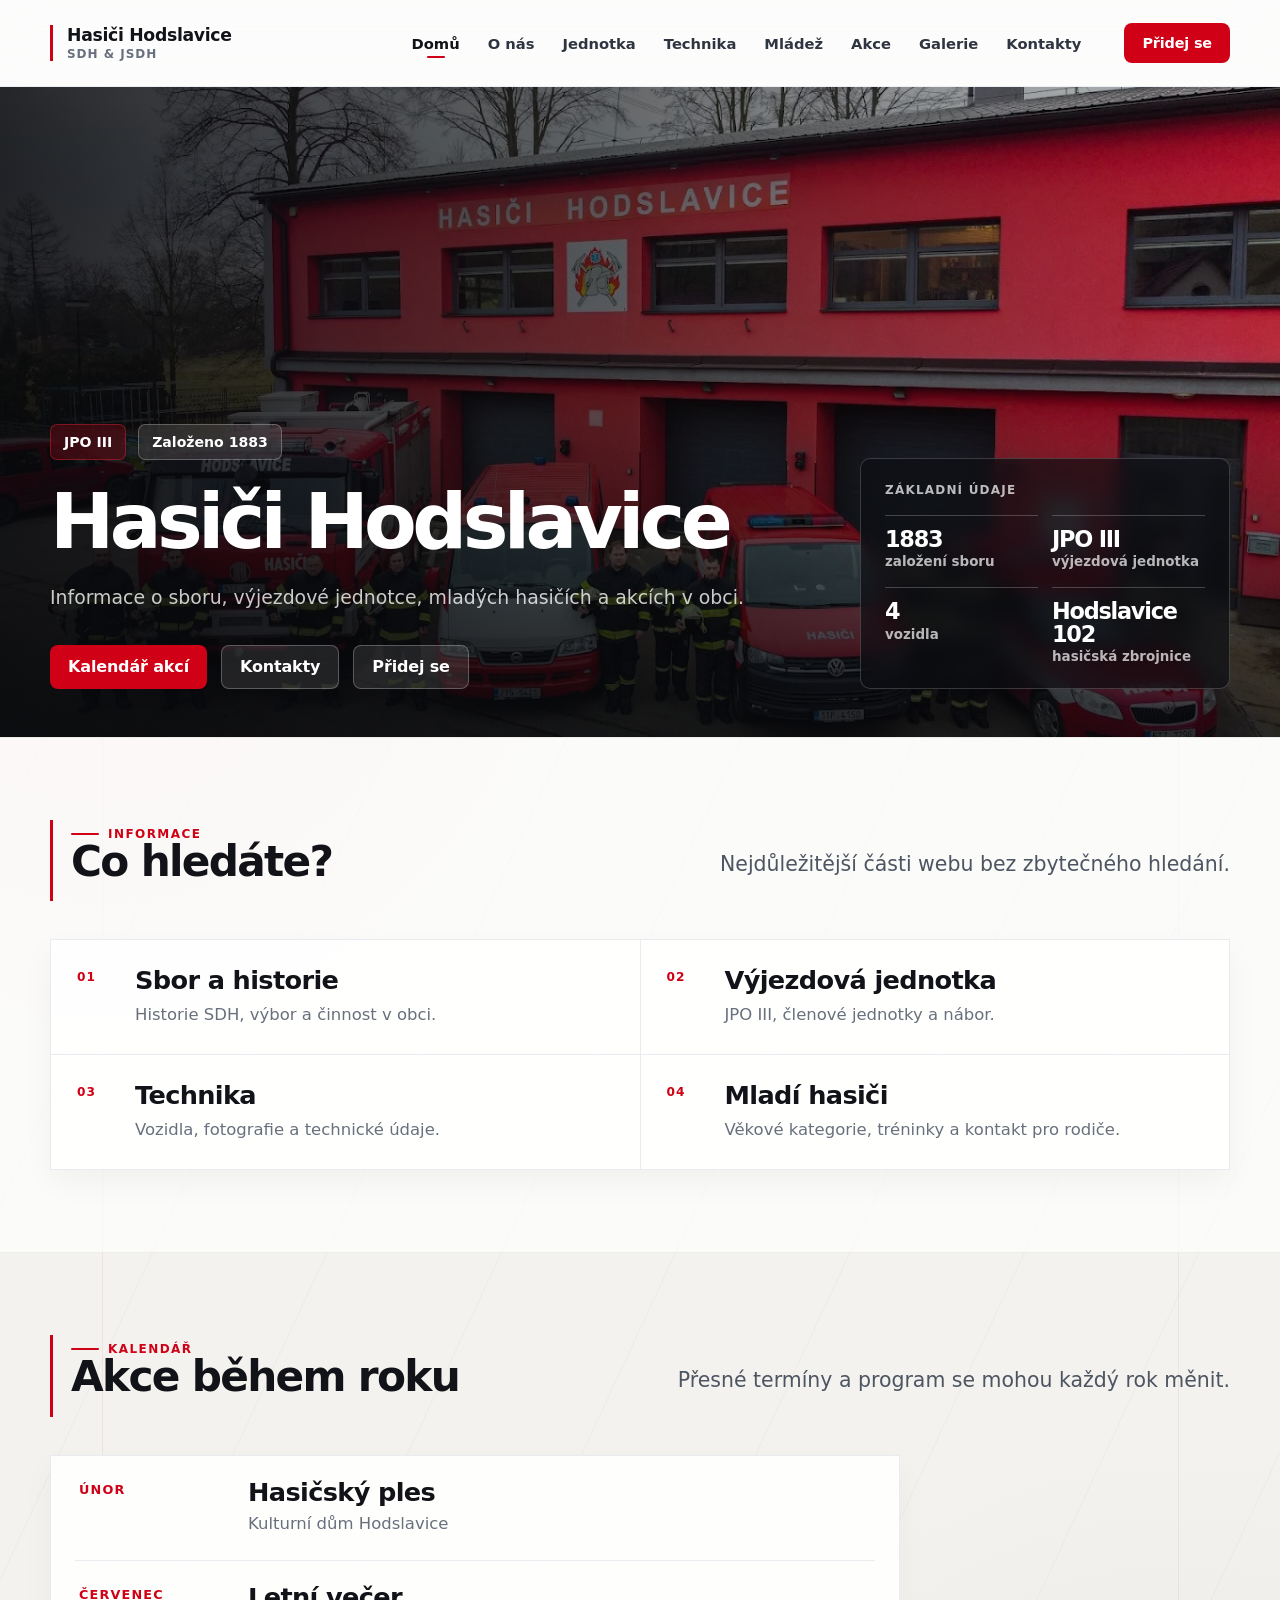
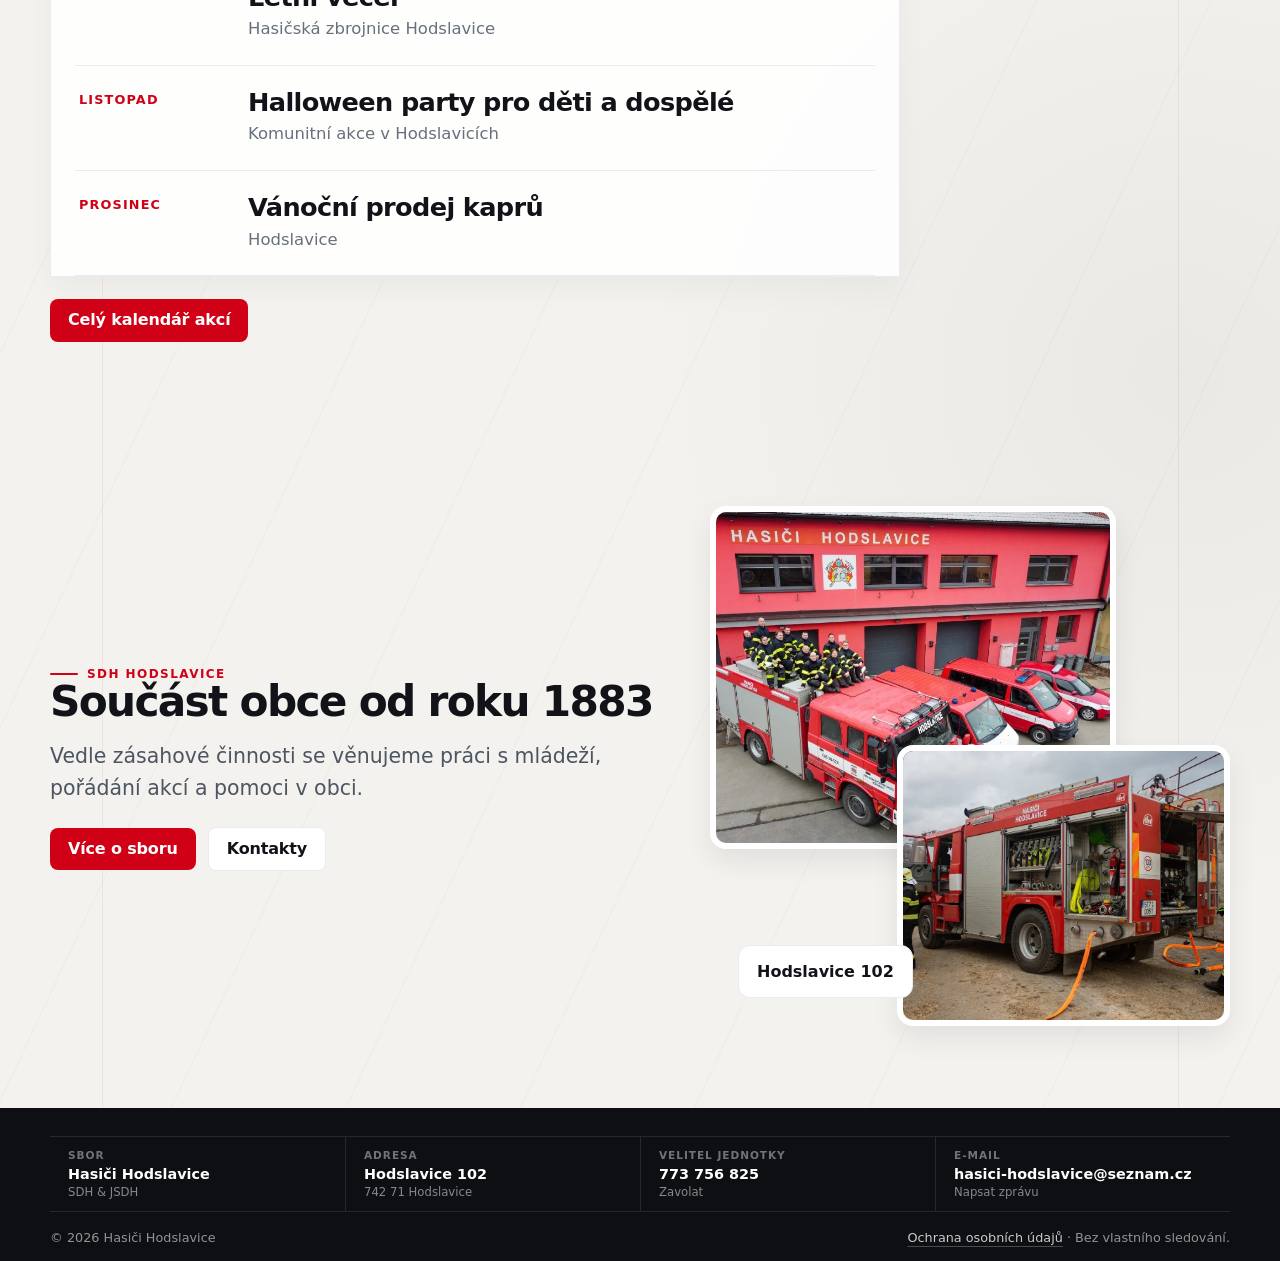
<file: hasici-aktualni/index.html>
<!doctype html>
<html lang="cs">
<head>
  <meta charset="utf-8">
  <meta name="viewport" content="width=device-width, initial-scale=1">
  <title>Dobrovolní hasiči | Hasiči Hodslavice</title>
  <meta name="description" content="Informace o SDH a JSDH Hodslavice: sbor, výjezdová jednotka, technika, mladí hasiči, akce a kontakty.">
  <meta name="theme-color" content="#d00016">
  <meta property="og:title" content="Dobrovolní hasiči | Hasiči Hodslavice">
  <meta property="og:description" content="Informace o SDH a JSDH Hodslavice: sbor, výjezdová jednotka, technika, mladí hasiči, akce a kontakty.">
  <meta property="og:type" content="website">
  <meta property="og:image" content="assets/img/og-cover.jpg">
  <link rel="icon" href="assets/img/logo.svg" type="image/svg+xml">
  <link rel="manifest" href="site.webmanifest">
  <link rel="stylesheet" href="assets/css/style.css">
  
<script type="application/ld+json">
{
  "@context": "https://schema.org",
  "@type": "FireStation",
  "name": "Hasiči Hodslavice",
  "address": {
    "@type": "PostalAddress",
    "streetAddress": "Hodslavice 102",
    "postalCode": "742 71",
    "addressLocality": "Hodslavice",
    "addressCountry": "CZ"
  },
  "email": "hasici-hodslavice@seznam.cz",
  "url": "./index.html"
}
</script>

</head>
<body>

    <a class="skip-link" href="#main">Přejít na obsah</a>
    <div class="topbar" role="region" aria-label="Důležité kontakty">
      <div class="container topbar__inner">
        <div class="topbar__emergency"><span class="pulse" aria-hidden="true"></span> V ohrožení volejte <a href="tel:150">150</a> nebo <a href="tel:112">112</a></div>
        <div class="topbar__links"><a href="kontakty.html">Hodslavice 102</a><a href="mailto:hasici-hodslavice@seznam.cz">hasici-hodslavice@seznam.cz</a></div>
      </div>
    </div>
    <header class="site-header" data-header>
      <div class="container nav" aria-label="Hlavní navigace">
        <a class="logo" href="index.html" aria-label="Hasiči Hodslavice domů">
          <span>Hasiči Hodslavice<small>SDH & JSDH</small></span>
        </a>
        <nav class="nav__links" data-nav><a href="index.html">Domů</a><a href="o-nas.html">O nás</a><a href="jednotka.html">Jednotka</a><a href="technika.html">Technika</a><a href="mladez.html">Mládež</a><a href="akce.html">Akce</a><a href="fotogalerie.html">Galerie</a><a href="kontakty.html">Kontakty</a><a class="nav__join" href="jednotka.html#nabor">Přidej se</a></nav>
        <a class="btn btn--primary btn--small nav__cta" href="jednotka.html#nabor">Přidej se</a>
        <button class="menu-toggle" type="button" aria-label="Otevřít menu" aria-expanded="false" data-menu-toggle><span></span><span></span><span></span></button>
      </div>
    </header>
    
<main id="main">

<section class="hero hero--home">
  <div class="hero__media"><img src="assets/img/hero-druzstvo.webp" alt="Jednotka hasičů Hodslavice před zbrojnicí" loading="eager"></div>
  <div class="container hero__content">
    <div class="hero__grid">
      <div>
        <div class="hero__badges"><span class="badge badge--red">JPO III</span><span class="badge">Založeno 1883</span></div>
        <h1>Hasiči Hodslavice</h1>
        <p>Informace o sboru, výjezdové jednotce, mladých hasičích a akcích v obci.</p>
        <div class="hero__actions"><a class="btn btn--primary" href="akce.html">Kalendář akcí</a><a class="btn btn--ghost" href="kontakty.html">Kontakty</a><a class="btn btn--ghost" href="jednotka.html#nabor">Přidej se</a></div>
      </div>
      <aside class="hero-card" aria-label="Rychlá fakta">
        <span class="hero-card__label">Základní údaje</span>
        <div class="hero-facts"><div><strong>1883</strong><span>založení sboru</span></div><div><strong>JPO III</strong><span>výjezdová jednotka</span></div><div><strong>4</strong><span>vozidla</span></div><div><strong>Hodslavice 102</strong><span>hasičská zbrojnice</span></div></div>
      </aside>
    </div>
  </div>
</section>
<section class="section section--soft">
  <div class="container">
    <div class="section__head"><div><span class="eyebrow">Informace</span><h2>Co hledáte?</h2></div><p class="lead">Nejdůležitější části webu bez zbytečného hledání.</p></div>
    <div class="quick-links">
      <a class="info-link" href="o-nas.html"><span>01</span><div><h3>Sbor a historie</h3><p>Historie SDH, výbor a činnost v obci.</p></div></a>
      <a class="info-link" href="jednotka.html"><span>02</span><div><h3>Výjezdová jednotka</h3><p>JPO III, členové jednotky a nábor.</p></div></a>
      <a class="info-link" href="technika.html"><span>03</span><div><h3>Technika</h3><p>Vozidla, fotografie a technické údaje.</p></div></a>
      <a class="info-link" href="mladez.html"><span>04</span><div><h3>Mladí hasiči</h3><p>Věkové kategorie, tréninky a kontakt pro rodiče.</p></div></a>
    </div>
  </div>
</section>
<section class="section home-events">
  <div class="container">
    <div class="section__head"><div><span class="eyebrow">Kalendář</span><h2>Akce během roku</h2></div><p class="lead">Přesné termíny a program se mohou každý rok měnit.</p></div>
    <div class="event-list event-list--home">
      <div class="event-item"><div class="event-date">Únor</div><div class="event-content"><h3>Hasičský ples</h3><p>Kulturní dům Hodslavice</p></div></div>
      <div class="event-item"><div class="event-date">Červenec</div><div class="event-content"><h3>Letní večer</h3><p>Hasičská zbrojnice Hodslavice</p></div></div>
      <div class="event-item"><div class="event-date">Listopad</div><div class="event-content"><h3>Halloween party pro děti a dospělé</h3><p>Komunitní akce v Hodslavicích</p></div></div>
      <div class="event-item"><div class="event-date">Prosinec</div><div class="event-content"><h3>Vánoční prodej kaprů</h3><p>Hodslavice</p></div></div>
    </div>
    <div class="inline-actions mt-3"><a class="btn btn--primary" href="akce.html">Celý kalendář akcí</a></div>
  </div>
</section>
<section class="section">
  <div class="container split">
    <div class="reveal"><span class="eyebrow">SDH Hodslavice</span><h2>Součást obce od roku 1883</h2><p class="lead">Vedle zásahové činnosti se věnujeme práci s mládeží, pořádání akcí a pomoci v obci.</p><div class="inline-actions mt-3"><a class="btn btn--primary" href="o-nas.html">Více o sboru</a><a class="btn btn--outline" href="kontakty.html">Kontakty</a></div></div>
    <div class="photo-stack reveal"><img src="assets/img/stanice-technika.webp" alt="Hasičská zbrojnice a technika Hodslavice"><img src="assets/img/cas-zasah.webp" alt="Cisterna CAS 20 při výcviku"><div class="photo-stack__note">Hodslavice 102</div></div>
  </div>
</section>
</main>

    <footer class="site-footer">
      <div class="container">
        <div class="footer-info">
          <a class="footer-info__item" href="index.html">
            <span>Sbor</span><strong>Hasiči Hodslavice</strong><small>SDH &amp; JSDH</small>
          </a>
          <a class="footer-info__item" href="kontakty.html">
            <span>Adresa</span><strong>Hodslavice 102</strong><small>742 71 Hodslavice</small>
          </a>
          <a class="footer-info__item" href="tel:+420773756825">
            <span>Velitel jednotky</span><strong>773 756 825</strong><small>Zavolat</small>
          </a>
          <a class="footer-info__item" href="mailto:hasici-hodslavice@seznam.cz">
            <span>E-mail</span><strong>hasici-hodslavice@seznam.cz</strong><small>Napsat zprávu</small>
          </a>
        </div>
        <div class="footer-bottom">
          <span>© <span data-year></span> Hasiči Hodslavice</span>
          <span><a class="footer-privacy" href="ochrana-osobnich-udaju.html">Ochrana osobních údajů</a> · Bez vlastního sledování.</span>
        </div>
      </div>
    </footer>
    <div class="lightbox" data-lightbox aria-modal="true" aria-hidden="true" role="dialog" aria-label="Zvětšená fotografie">
      <button class="lightbox__close btn btn--light btn--small" type="button" data-lightbox-close>Zavřít</button>
      <button class="lightbox__nav lightbox__nav--prev" type="button" data-lightbox-prev aria-label="Předchozí fotografie">‹</button>
      <img alt="">
      <button class="lightbox__nav lightbox__nav--next" type="button" data-lightbox-next aria-label="Další fotografie">›</button>
      <div class="lightbox__counter" data-lightbox-counter></div>
    </div>
    <script src="assets/js/main.js"></script>
    

</body>
</html>
</file>
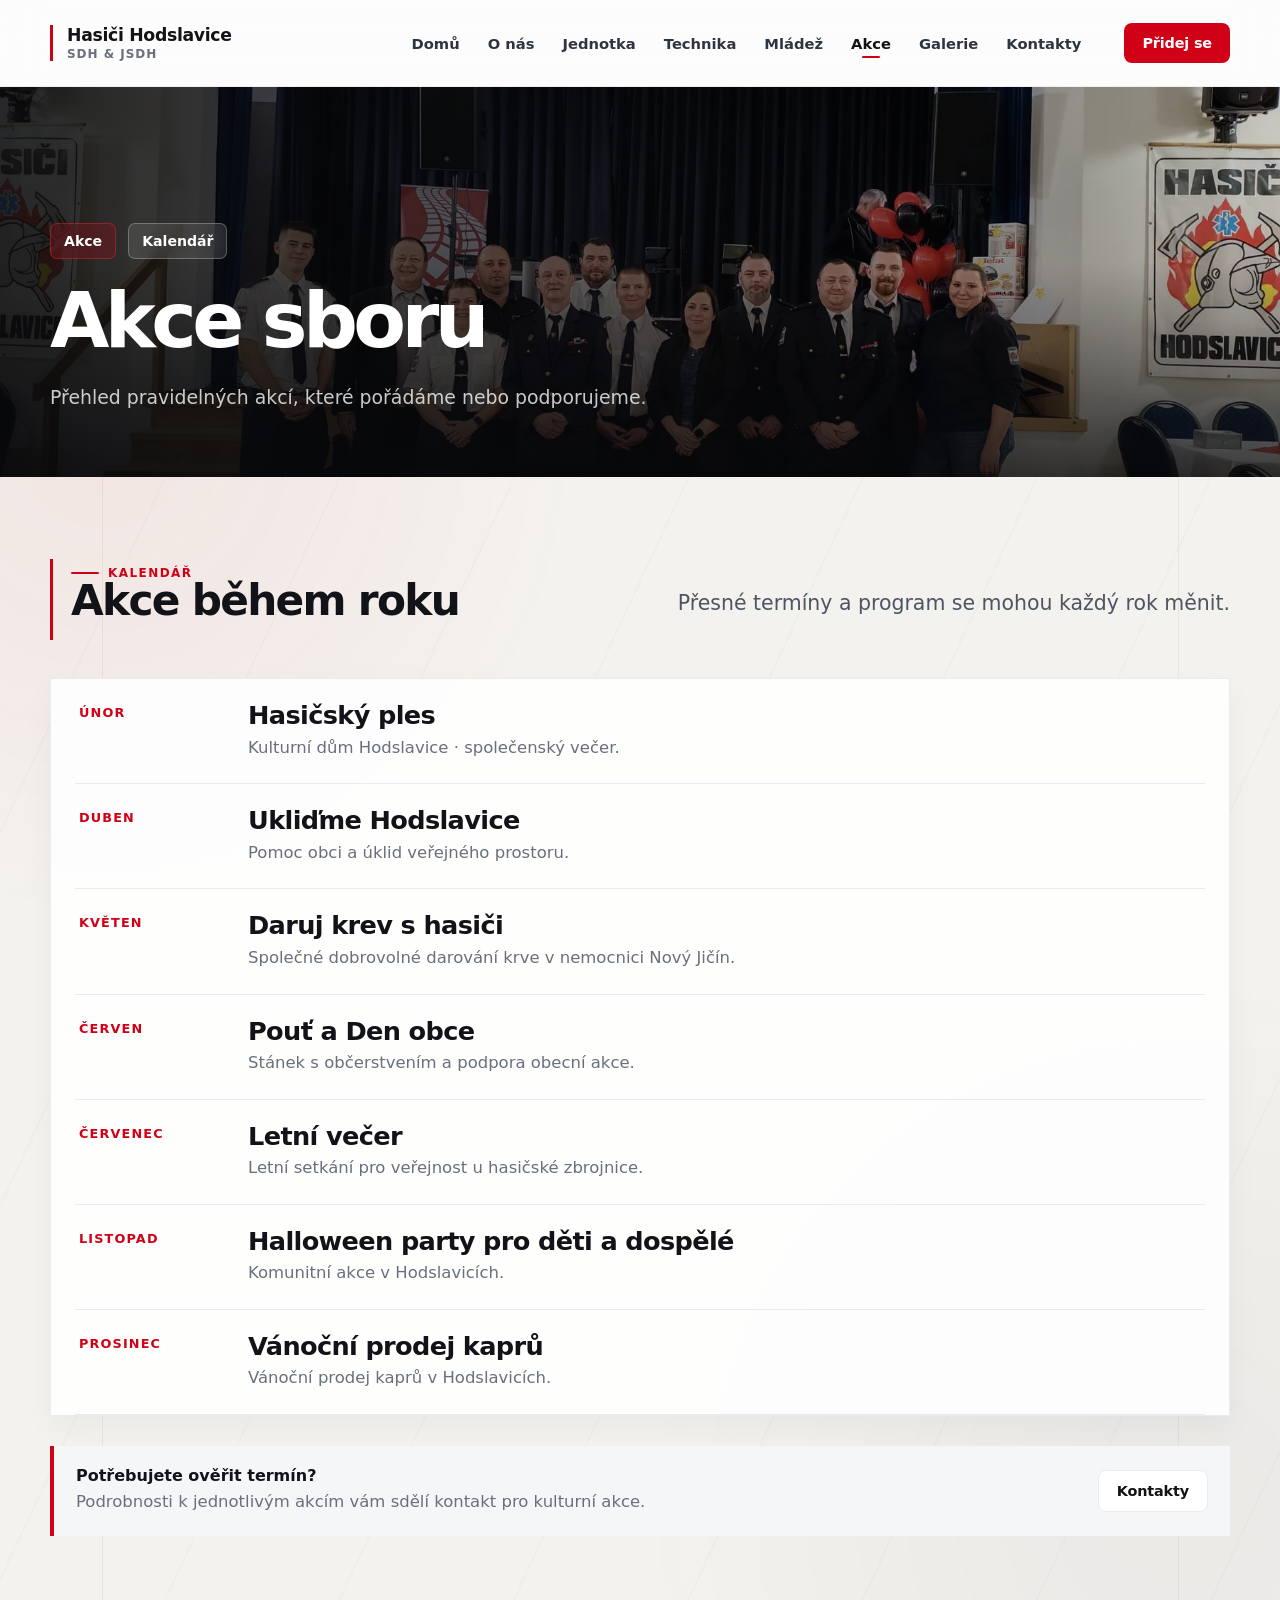
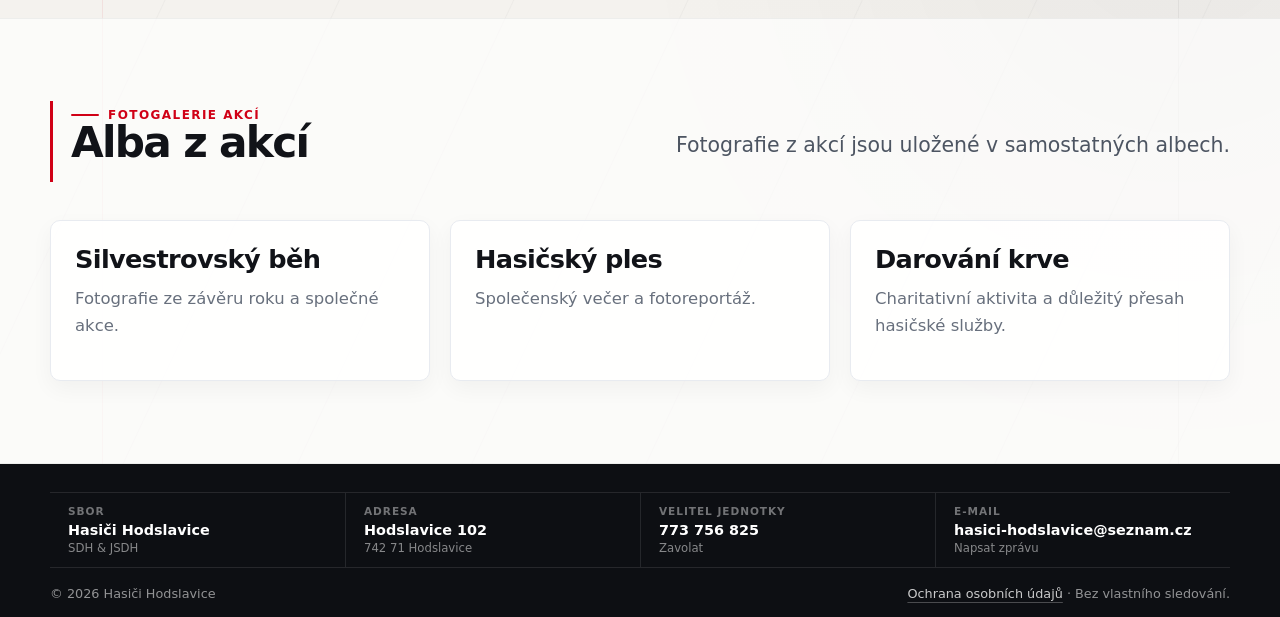
<file: hasici-aktualni/akce.html>
<!doctype html>
<html lang="cs">
<head>
  <meta charset="utf-8">
  <meta name="viewport" content="width=device-width, initial-scale=1">
  <title>Akce | Hasiči Hodslavice</title>
  <meta name="description" content="Kalendář akcí SDH Hodslavice: ples, darování krve, pouť, Letní večer, Halloween party a Vánoční prodej kaprů.">
  <meta name="theme-color" content="#d00016">
  <meta property="og:title" content="Akce | Hasiči Hodslavice">
  <meta property="og:description" content="Kalendář akcí SDH Hodslavice: ples, darování krve, pouť, Letní večer, Halloween party a Vánoční prodej kaprů.">
  <meta property="og:type" content="website">
  <meta property="og:image" content="assets/img/og-cover.jpg">
  <link rel="icon" href="assets/img/logo.svg" type="image/svg+xml">
  <link rel="manifest" href="site.webmanifest">
  <link rel="stylesheet" href="assets/css/style.css">
  
</head>
<body>

    <a class="skip-link" href="#main">Přejít na obsah</a>
    <div class="topbar" role="region" aria-label="Důležité kontakty">
      <div class="container topbar__inner">
        <div class="topbar__emergency"><span class="pulse" aria-hidden="true"></span> V ohrožení volejte <a href="tel:150">150</a> nebo <a href="tel:112">112</a></div>
        <div class="topbar__links"><a href="kontakty.html">Hodslavice 102</a><a href="mailto:hasici-hodslavice@seznam.cz">hasici-hodslavice@seznam.cz</a></div>
      </div>
    </div>
    <header class="site-header" data-header>
      <div class="container nav" aria-label="Hlavní navigace">
        <a class="logo" href="index.html" aria-label="Hasiči Hodslavice domů">
          <span>Hasiči Hodslavice<small>SDH & JSDH</small></span>
        </a>
        <nav class="nav__links" data-nav><a href="index.html">Domů</a><a href="o-nas.html">O nás</a><a href="jednotka.html">Jednotka</a><a href="technika.html">Technika</a><a href="mladez.html">Mládež</a><a href="akce.html">Akce</a><a href="fotogalerie.html">Galerie</a><a href="kontakty.html">Kontakty</a><a class="nav__join" href="jednotka.html#nabor">Přidej se</a></nav>
        <a class="btn btn--primary btn--small nav__cta" href="jednotka.html#nabor">Přidej se</a>
        <button class="menu-toggle" type="button" aria-label="Otevřít menu" aria-expanded="false" data-menu-toggle><span></span><span></span><span></span></button>
      </div>
    </header>
    
<main id="main">

<section class="hero hero--sub"><div class="hero__media"><img src="assets/gallery/ples/ples-2026-01.webp" alt="Hasičský ples Hodslavice"></div><div class="container hero__content"><div class="hero__badges"><span class="badge badge--red">Akce</span><span class="badge">Kalendář</span></div><h1>Akce sboru</h1><p>Přehled pravidelných akcí, které pořádáme nebo podporujeme.</p></div></section>
<section class="section">
  <div class="container">
    <div class="section__head"><div><span class="eyebrow">Kalendář</span><h2>Akce během roku</h2></div><p class="lead">Přesné termíny a program se mohou každý rok měnit.</p></div>
    <div class="event-list">
      <div class="event-item"><div class="event-date">Únor</div><div class="event-content"><h3>Hasičský ples</h3><p>Kulturní dům Hodslavice · společenský večer.</p></div></div>
      <div class="event-item"><div class="event-date">Duben</div><div class="event-content"><h3>Ukliďme Hodslavice</h3><p>Pomoc obci a úklid veřejného prostoru.</p></div></div>
      <div class="event-item"><div class="event-date">Květen</div><div class="event-content"><h3>Daruj krev s hasiči</h3><p>Společné dobrovolné darování krve v nemocnici Nový Jičín.</p></div></div>
      <div class="event-item"><div class="event-date">Červen</div><div class="event-content"><h3>Pouť a Den obce</h3><p>Stánek s občerstvením a podpora obecní akce.</p></div></div>
      <div class="event-item"><div class="event-date">Červenec</div><div class="event-content"><h3>Letní večer</h3><p>Letní setkání pro veřejnost u hasičské zbrojnice.</p></div></div>
      <div class="event-item"><div class="event-date">Listopad</div><div class="event-content"><h3>Halloween party pro děti a dospělé</h3><p>Komunitní akce v Hodslavicích.</p></div></div>
      <div class="event-item"><div class="event-date">Prosinec</div><div class="event-content"><h3>Vánoční prodej kaprů</h3><p>Vánoční prodej kaprů v Hodslavicích.</p></div></div>
    </div>
    <div class="calendar-note"><strong>Potřebujete ověřit termín?</strong><p>Podrobnosti k jednotlivým akcím vám sdělí kontakt pro kulturní akce.</p><a class="btn btn--outline btn--small" href="kontakty.html">Kontakty</a></div>
  </div>
</section>
<section class="section section--soft"><div class="container"><div class="section__head reveal"><div><span class="eyebrow">Fotogalerie akcí</span><h2>Alba z akcí</h2></div><p class="lead">Fotografie z akcí jsou uložené v samostatných albech.</p></div><div class="grid grid--3"><a class="card reveal" href="fotogalerie.html#silvestrovsky-beh-2025"><div class="card__icon">🚒</div><h3>Silvestrovský běh</h3><p>Fotografie ze závěru roku a společné akce.</p></a><a class="card reveal" href="fotogalerie.html#ples"><div class="card__icon">🎺</div><h3>Hasičský ples</h3><p>Společenský večer a fotoreportáž.</p></a><a class="card reveal" href="fotogalerie.html#darovani-krve"><div class="card__icon">🩸</div><h3>Darování krve</h3><p>Charitativní aktivita a důležitý přesah hasičské služby.</p></a></div></div></section>

</main>

    <footer class="site-footer">
      <div class="container">
        <div class="footer-info">
          <a class="footer-info__item" href="index.html">
            <span>Sbor</span><strong>Hasiči Hodslavice</strong><small>SDH &amp; JSDH</small>
          </a>
          <a class="footer-info__item" href="kontakty.html">
            <span>Adresa</span><strong>Hodslavice 102</strong><small>742 71 Hodslavice</small>
          </a>
          <a class="footer-info__item" href="tel:+420773756825">
            <span>Velitel jednotky</span><strong>773 756 825</strong><small>Zavolat</small>
          </a>
          <a class="footer-info__item" href="mailto:hasici-hodslavice@seznam.cz">
            <span>E-mail</span><strong>hasici-hodslavice@seznam.cz</strong><small>Napsat zprávu</small>
          </a>
        </div>
        <div class="footer-bottom">
          <span>© <span data-year></span> Hasiči Hodslavice</span>
          <span><a class="footer-privacy" href="ochrana-osobnich-udaju.html">Ochrana osobních údajů</a> · Bez vlastního sledování.</span>
        </div>
      </div>
    </footer>
    <div class="lightbox" data-lightbox aria-modal="true" aria-hidden="true" role="dialog" aria-label="Zvětšená fotografie">
      <button class="lightbox__close btn btn--light btn--small" type="button" data-lightbox-close>Zavřít</button>
      <button class="lightbox__nav lightbox__nav--prev" type="button" data-lightbox-prev aria-label="Předchozí fotografie">‹</button>
      <img alt="">
      <button class="lightbox__nav lightbox__nav--next" type="button" data-lightbox-next aria-label="Další fotografie">›</button>
      <div class="lightbox__counter" data-lightbox-counter></div>
    </div>
    <script src="assets/js/main.js"></script>
    

</body>
</html>
</file>
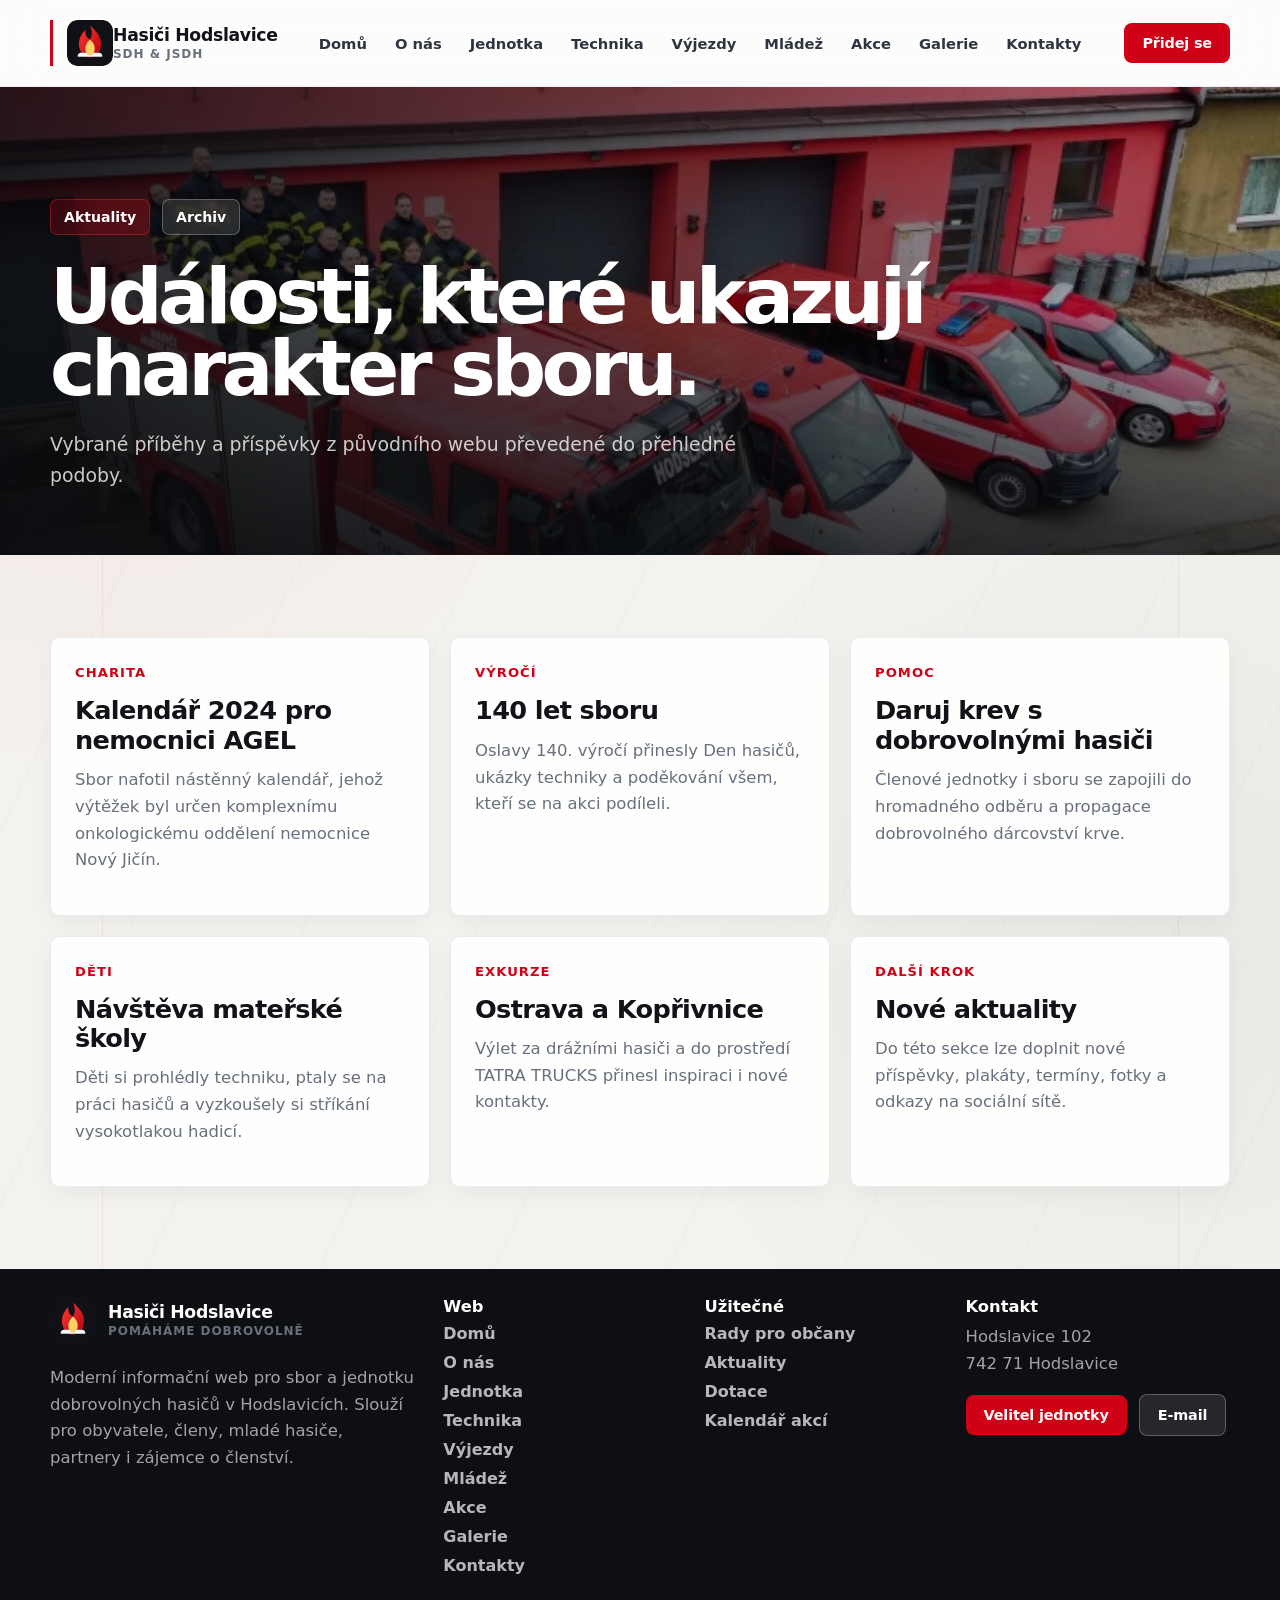
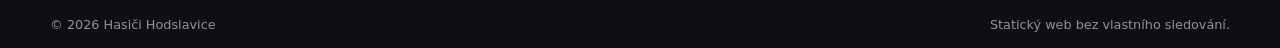
<file: hasici-aktualni/aktuality.html>
<!doctype html>
<html lang="cs">
<head>
  <meta charset="utf-8">
  <meta name="viewport" content="width=device-width, initial-scale=1">
  <title>Aktuality | Hasiči Hodslavice</title>
  <meta name="description" content="Vybrané aktuality a události SDH Hodslavice z původního webu v moderní podobě.">
  <meta name="theme-color" content="#d00016">
  <meta property="og:title" content="Aktuality | Hasiči Hodslavice">
  <meta property="og:description" content="Vybrané aktuality a události SDH Hodslavice z původního webu v moderní podobě.">
  <meta property="og:type" content="website">
  <meta property="og:image" content="assets/img/og-cover.jpg">
  <link rel="icon" href="assets/img/logo.svg" type="image/svg+xml">
  <link rel="manifest" href="site.webmanifest">
  <link rel="stylesheet" href="assets/css/style.css">
  
</head>
<body>

    <a class="skip-link" href="#main">Přejít na obsah</a>
    <div class="topbar" role="region" aria-label="Důležité kontakty">
      <div class="container topbar__inner">
        <div class="topbar__emergency"><span class="pulse" aria-hidden="true"></span> V ohrožení volejte <a href="tel:150">150</a> nebo <a href="tel:112">112</a></div>
        <div class="topbar__links"><a href="kontakty.html">Hodslavice 102</a><a href="mailto:hasici-hodslavice@seznam.cz">hasici-hodslavice@seznam.cz</a></div>
      </div>
    </div>
    <header class="site-header" data-header>
      <div class="container nav" aria-label="Hlavní navigace">
        <a class="logo" href="index.html" aria-label="Hasiči Hodslavice domů">
          <img src="assets/img/logo.svg" alt="" width="46" height="46">
          <span>Hasiči Hodslavice<small>SDH & JSDH</small></span>
        </a>
        <nav class="nav__links" data-nav><a href="index.html">Domů</a><a href="o-nas.html">O nás</a><a href="jednotka.html">Jednotka</a><a href="technika.html">Technika</a><a href="vyjezdy.html">Výjezdy</a><a href="mladez.html">Mládež</a><a href="akce.html">Akce</a><a href="fotogalerie.html">Galerie</a><a href="kontakty.html">Kontakty</a></nav>
        <a class="btn btn--primary btn--small nav__cta" href="jednotka.html#nabor">Přidej se</a>
        <button class="menu-toggle" type="button" aria-label="Otevřít menu" aria-expanded="false" data-menu-toggle><span></span><span></span><span></span></button>
      </div>
    </header>
    
<main id="main">

<section class="hero hero--sub"><div class="hero__media"><img src="assets/img/stanice-technika.webp" alt="Hasičská zbrojnice Hodslavice"></div><div class="container hero__content"><div class="hero__badges"><span class="badge badge--red">Aktuality</span><span class="badge">Archiv</span></div><h1>Události, které ukazují charakter sboru.</h1><p>Vybrané příběhy a příspěvky z původního webu převedené do přehledné podoby.</p></div></section>
<section class="section"><div class="container"><div class="grid grid--3"><article class="card reveal"><div class="card__meta">Charita</div><h3>Kalendář 2024 pro nemocnici AGEL</h3><p>Sbor nafotil nástěnný kalendář, jehož výtěžek byl určen komplexnímu onkologickému oddělení nemocnice Nový Jičín.</p></article><article class="card reveal"><div class="card__meta">Výročí</div><h3>140 let sboru</h3><p>Oslavy 140. výročí přinesly Den hasičů, ukázky techniky a poděkování všem, kteří se na akci podíleli.</p></article><article class="card reveal"><div class="card__meta">Pomoc</div><h3>Daruj krev s dobrovolnými hasiči</h3><p>Členové jednotky i sboru se zapojili do hromadného odběru a propagace dobrovolného dárcovství krve.</p></article><article class="card reveal"><div class="card__meta">Děti</div><h3>Návštěva mateřské školy</h3><p>Děti si prohlédly techniku, ptaly se na práci hasičů a vyzkoušely si stříkání vysokotlakou hadicí.</p></article><article class="card reveal"><div class="card__meta">Exkurze</div><h3>Ostrava a Kopřivnice</h3><p>Výlet za drážními hasiči a do prostředí TATRA TRUCKS přinesl inspiraci i nové kontakty.</p></article><article class="card reveal"><div class="card__meta">Další krok</div><h3>Nové aktuality</h3><p>Do této sekce lze doplnit nové příspěvky, plakáty, termíny, fotky a odkazy na sociální sítě.</p></article></div></div></section>

</main>

    <footer class="site-footer">
      <div class="container">
        <div class="footer-grid">
          <div>
            <a class="logo" href="index.html"><img src="assets/img/logo.svg" alt="" width="46" height="46"><span>Hasiči Hodslavice<small>Pomáháme dobrovolně</small></span></a>
            <p class="mt-3">Moderní informační web pro sbor a jednotku dobrovolných hasičů v Hodslavicích. Slouží pro obyvatele, členy, mladé hasiče, partnery i zájemce o členství.</p>
          </div>
          <div><h4>Web</h4><div class="footer-links"><a href="index.html" data-footer-link>Domů</a><a href="o-nas.html" data-footer-link>O nás</a><a href="jednotka.html" data-footer-link>Jednotka</a><a href="technika.html" data-footer-link>Technika</a><a href="vyjezdy.html" data-footer-link>Výjezdy</a><a href="mladez.html" data-footer-link>Mládež</a><a href="akce.html" data-footer-link>Akce</a><a href="fotogalerie.html" data-footer-link>Galerie</a><a href="kontakty.html" data-footer-link>Kontakty</a></div></div>
          <div><h4>Užitečné</h4><div class="footer-links"><a href="bezpecnost.html">Rady pro občany</a><a href="aktuality.html">Aktuality</a><a href="dotace.html">Dotace</a><a href="akce.html">Kalendář akcí</a></div></div>
          <div><h4>Kontakt</h4><p>Hodslavice 102<br>742 71 Hodslavice</p><div class="inline-actions"><a class="btn btn--primary btn--small" href="tel:+420773756825">Velitel jednotky</a><a class="btn btn--ghost btn--small" href="mailto:hasici-hodslavice@seznam.cz">E-mail</a></div></div>
        </div>
        <div class="footer-bottom"><span>© <span data-year></span> Hasiči Hodslavice</span><span>Statický web bez vlastního sledování.</span></div>
      </div>
    </footer>
    <div class="lightbox" data-lightbox aria-modal="true" aria-hidden="true" role="dialog" aria-label="Zvětšená fotografie">
      <button class="lightbox__close btn btn--light btn--small" type="button" data-lightbox-close>Zavřít</button>
      <button class="lightbox__nav lightbox__nav--prev" type="button" data-lightbox-prev aria-label="Předchozí fotografie">‹</button>
      <img alt="">
      <button class="lightbox__nav lightbox__nav--next" type="button" data-lightbox-next aria-label="Další fotografie">›</button>
      <div class="lightbox__counter" data-lightbox-counter></div>
    </div>
    <script src="assets/js/main.js"></script>
    

</body>
</html>
</file>
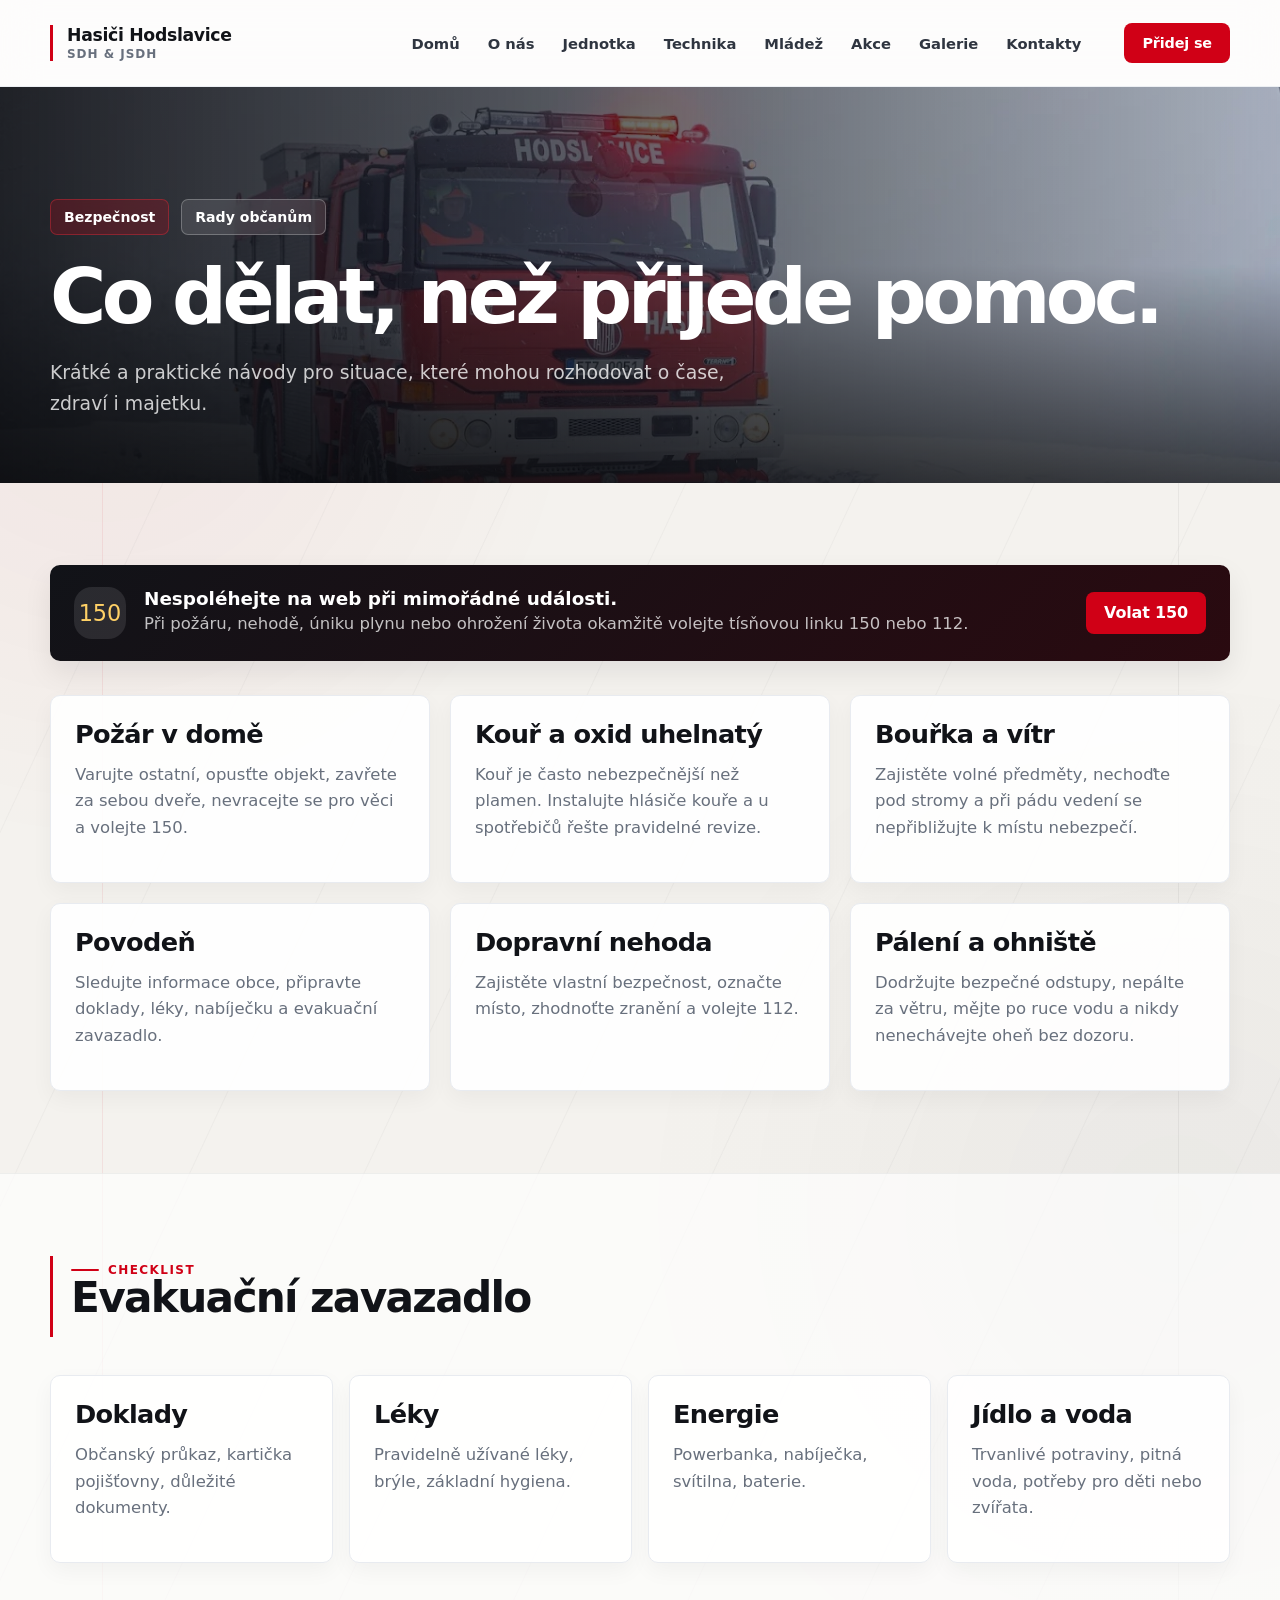
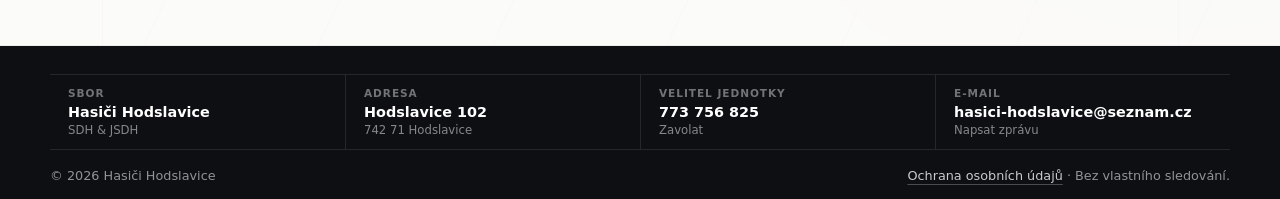
<file: hasici-aktualni/bezpecnost.html>
<!doctype html>
<html lang="cs">
<head>
  <meta charset="utf-8">
  <meta name="viewport" content="width=device-width, initial-scale=1">
  <title>Rady pro občany | Hasiči Hodslavice</title>
  <meta name="description" content="Praktické bezpečnostní rady od hasičů: požár, bouřka, povodeň, CO, evakuační zavazadlo.">
  <meta name="theme-color" content="#d00016">
  <meta property="og:title" content="Rady pro občany | Hasiči Hodslavice">
  <meta property="og:description" content="Praktické bezpečnostní rady od hasičů: požár, bouřka, povodeň, CO, evakuační zavazadlo.">
  <meta property="og:type" content="website">
  <meta property="og:image" content="assets/img/og-cover.jpg">
  <link rel="icon" href="assets/img/logo.svg" type="image/svg+xml">
  <link rel="manifest" href="site.webmanifest">
  <link rel="stylesheet" href="assets/css/style.css">
  
</head>
<body>

    <a class="skip-link" href="#main">Přejít na obsah</a>
    <div class="topbar" role="region" aria-label="Důležité kontakty">
      <div class="container topbar__inner">
        <div class="topbar__emergency"><span class="pulse" aria-hidden="true"></span> V ohrožení volejte <a href="tel:150">150</a> nebo <a href="tel:112">112</a></div>
        <div class="topbar__links"><a href="kontakty.html">Hodslavice 102</a><a href="mailto:hasici-hodslavice@seznam.cz">hasici-hodslavice@seznam.cz</a></div>
      </div>
    </div>
    <header class="site-header" data-header>
      <div class="container nav" aria-label="Hlavní navigace">
        <a class="logo" href="index.html" aria-label="Hasiči Hodslavice domů">
          <span>Hasiči Hodslavice<small>SDH & JSDH</small></span>
        </a>
        <nav class="nav__links" data-nav><a href="index.html">Domů</a><a href="o-nas.html">O nás</a><a href="jednotka.html">Jednotka</a><a href="technika.html">Technika</a><a href="mladez.html">Mládež</a><a href="akce.html">Akce</a><a href="fotogalerie.html">Galerie</a><a href="kontakty.html">Kontakty</a><a class="nav__join" href="jednotka.html#nabor">Přidej se</a></nav>
        <a class="btn btn--primary btn--small nav__cta" href="jednotka.html#nabor">Přidej se</a>
        <button class="menu-toggle" type="button" aria-label="Otevřít menu" aria-expanded="false" data-menu-toggle><span></span><span></span><span></span></button>
      </div>
    </header>
    
<main id="main">

<section class="hero hero--sub"><div class="hero__media"><img src="assets/img/zimni-vyjezd.webp" alt="Hasičské vozidlo v zimě"></div><div class="container hero__content"><div class="hero__badges"><span class="badge badge--red">Bezpečnost</span><span class="badge">Rady občanům</span></div><h1>Co dělat, než přijede pomoc.</h1><p>Krátké a praktické návody pro situace, které mohou rozhodovat o čase, zdraví i majetku.</p></div></section>
<section class="section"><div class="container"><div class="alert reveal"><div class="alert__icon">150</div><div><strong>Nespoléhejte na web při mimořádné události.</strong><p>Při požáru, nehodě, úniku plynu nebo ohrožení života okamžitě volejte tísňovou linku 150 nebo 112.</p></div><a class="btn btn--primary" href="tel:150">Volat 150</a></div><div class="grid grid--3 mt-4"><article class="card reveal"><h3>Požár v domě</h3><p>Varujte ostatní, opusťte objekt, zavřete za sebou dveře, nevracejte se pro věci a volejte 150.</p></article><article class="card reveal"><h3>Kouř a oxid uhelnatý</h3><p>Kouř je často nebezpečnější než plamen. Instalujte hlásiče kouře a u spotřebičů řešte pravidelné revize.</p></article><article class="card reveal"><h3>Bouřka a vítr</h3><p>Zajistěte volné předměty, nechoďte pod stromy a při pádu vedení se nepřibližujte k místu nebezpečí.</p></article><article class="card reveal"><h3>Povodeň</h3><p>Sledujte informace obce, připravte doklady, léky, nabíječku a evakuační zavazadlo.</p></article><article class="card reveal"><h3>Dopravní nehoda</h3><p>Zajistěte vlastní bezpečnost, označte místo, zhodnoťte zranění a volejte 112.</p></article><article class="card reveal"><h3>Pálení a ohniště</h3><p>Dodržujte bezpečné odstupy, nepálte za větru, mějte po ruce vodu a nikdy nenechávejte oheň bez dozoru.</p></article></div></div></section>
<section class="section section--soft"><div class="container"><div class="section__head reveal"><div><span class="eyebrow">Checklist</span><h2>Evakuační zavazadlo</h2></div></div><div class="grid grid--4"><div class="card reveal"><h3>Doklady</h3><p>Občanský průkaz, kartička pojišťovny, důležité dokumenty.</p></div><div class="card reveal"><h3>Léky</h3><p>Pravidelně užívané léky, brýle, základní hygiena.</p></div><div class="card reveal"><h3>Energie</h3><p>Powerbanka, nabíječka, svítilna, baterie.</p></div><div class="card reveal"><h3>Jídlo a voda</h3><p>Trvanlivé potraviny, pitná voda, potřeby pro děti nebo zvířata.</p></div></div></div></section>

</main>

    <footer class="site-footer">
      <div class="container">
        <div class="footer-info">
          <a class="footer-info__item" href="index.html">
            <span>Sbor</span><strong>Hasiči Hodslavice</strong><small>SDH &amp; JSDH</small>
          </a>
          <a class="footer-info__item" href="kontakty.html">
            <span>Adresa</span><strong>Hodslavice 102</strong><small>742 71 Hodslavice</small>
          </a>
          <a class="footer-info__item" href="tel:+420773756825">
            <span>Velitel jednotky</span><strong>773 756 825</strong><small>Zavolat</small>
          </a>
          <a class="footer-info__item" href="mailto:hasici-hodslavice@seznam.cz">
            <span>E-mail</span><strong>hasici-hodslavice@seznam.cz</strong><small>Napsat zprávu</small>
          </a>
        </div>
        <div class="footer-bottom">
          <span>© <span data-year></span> Hasiči Hodslavice</span>
          <span><a class="footer-privacy" href="ochrana-osobnich-udaju.html">Ochrana osobních údajů</a> · Bez vlastního sledování.</span>
        </div>
      </div>
    </footer>
    <div class="lightbox" data-lightbox aria-modal="true" aria-hidden="true" role="dialog" aria-label="Zvětšená fotografie">
      <button class="lightbox__close btn btn--light btn--small" type="button" data-lightbox-close>Zavřít</button>
      <button class="lightbox__nav lightbox__nav--prev" type="button" data-lightbox-prev aria-label="Předchozí fotografie">‹</button>
      <img alt="">
      <button class="lightbox__nav lightbox__nav--next" type="button" data-lightbox-next aria-label="Další fotografie">›</button>
      <div class="lightbox__counter" data-lightbox-counter></div>
    </div>
    <script src="assets/js/main.js"></script>
    

</body>
</html>
</file>
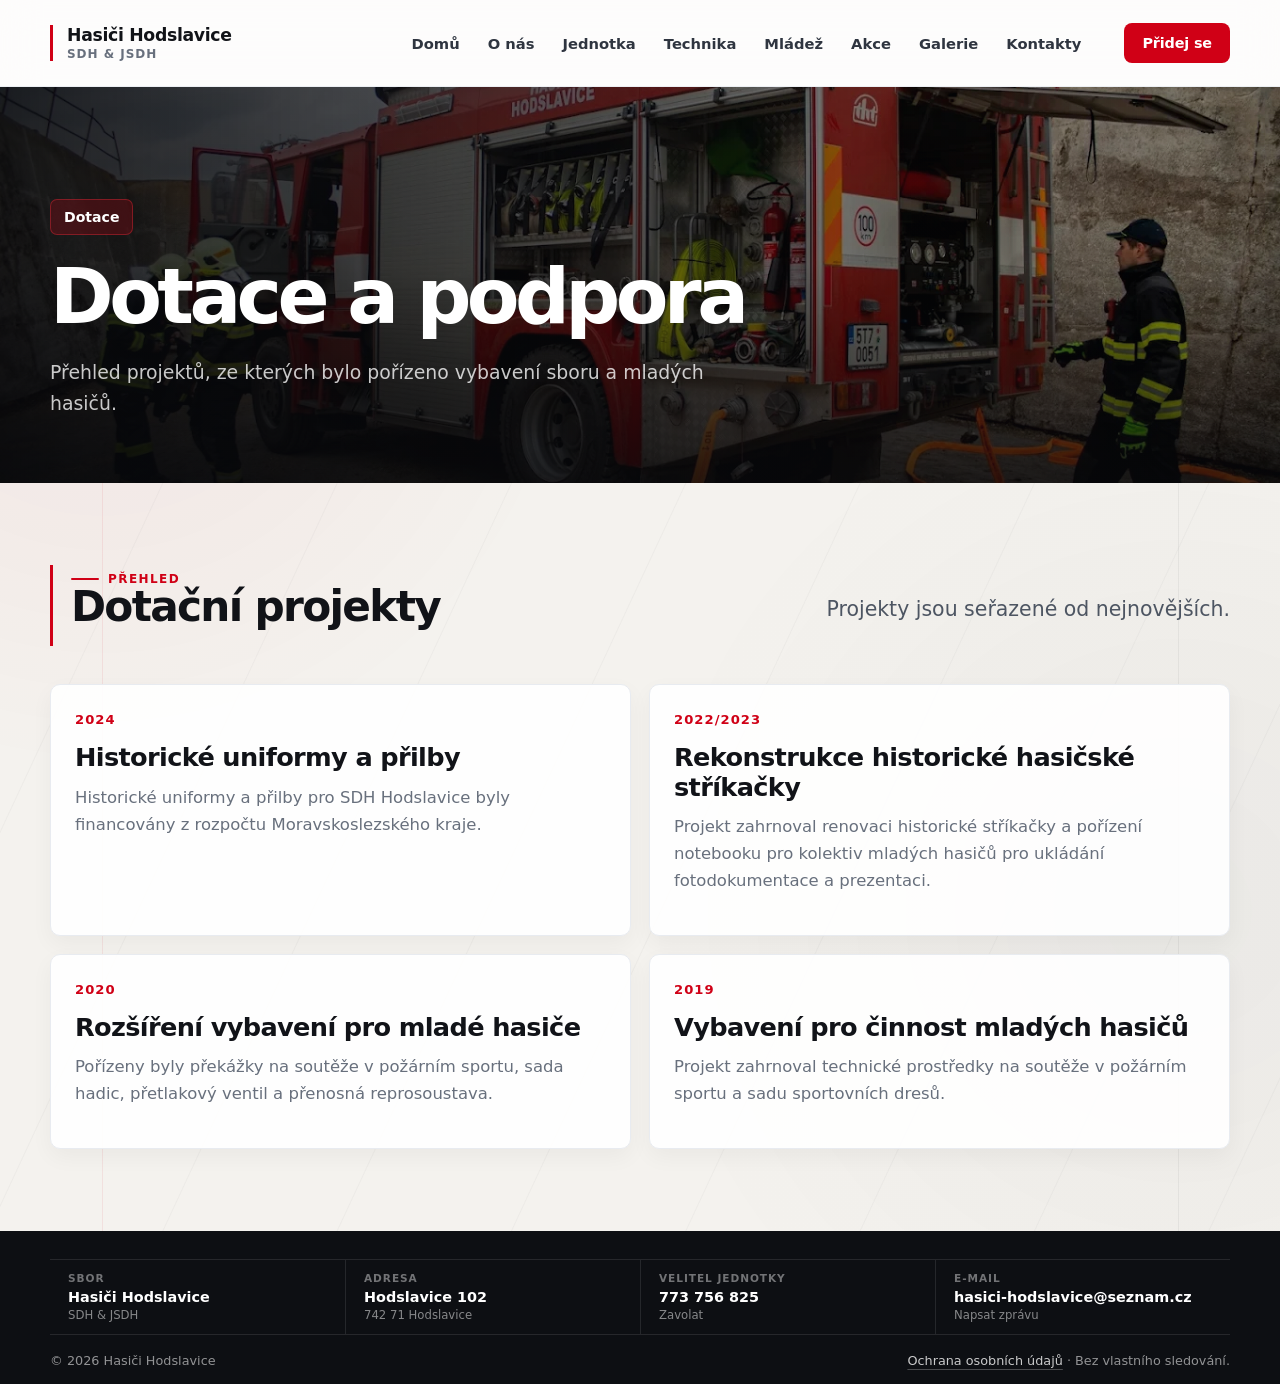
<file: hasici-aktualni/dotace.html>
<!doctype html>
<html lang="cs">
<head>
  <meta charset="utf-8">
  <meta name="viewport" content="width=device-width, initial-scale=1">
  <title>Dotace | Hasiči Hodslavice</title>
  <meta name="description" content="Přehled dotačních projektů a podpory SDH Hodslavice.">
  <meta name="theme-color" content="#d00016">
  <meta property="og:title" content="Dotace | Hasiči Hodslavice">
  <meta property="og:description" content="Přehled dotačních projektů a podpory SDH Hodslavice.">
  <meta property="og:type" content="website">
  <meta property="og:image" content="assets/img/og-cover.jpg">
  <link rel="icon" href="assets/img/logo.svg" type="image/svg+xml">
  <link rel="manifest" href="site.webmanifest">
  <link rel="stylesheet" href="assets/css/style.css">
  
</head>
<body>

    <a class="skip-link" href="#main">Přejít na obsah</a>
    <div class="topbar" role="region" aria-label="Důležité kontakty">
      <div class="container topbar__inner">
        <div class="topbar__emergency"><span class="pulse" aria-hidden="true"></span> V ohrožení volejte <a href="tel:150">150</a> nebo <a href="tel:112">112</a></div>
        <div class="topbar__links"><a href="kontakty.html">Hodslavice 102</a><a href="mailto:hasici-hodslavice@seznam.cz">hasici-hodslavice@seznam.cz</a></div>
      </div>
    </div>
    <header class="site-header" data-header>
      <div class="container nav" aria-label="Hlavní navigace">
        <a class="logo" href="index.html" aria-label="Hasiči Hodslavice domů">
          <span>Hasiči Hodslavice<small>SDH & JSDH</small></span>
        </a>
        <nav class="nav__links" data-nav><a href="index.html">Domů</a><a href="o-nas.html">O nás</a><a href="jednotka.html">Jednotka</a><a href="technika.html">Technika</a><a href="mladez.html">Mládež</a><a href="akce.html">Akce</a><a href="fotogalerie.html">Galerie</a><a href="kontakty.html">Kontakty</a><a class="nav__join" href="jednotka.html#nabor">Přidej se</a></nav>
        <a class="btn btn--primary btn--small nav__cta" href="jednotka.html#nabor">Přidej se</a>
        <button class="menu-toggle" type="button" aria-label="Otevřít menu" aria-expanded="false" data-menu-toggle><span></span><span></span><span></span></button>
      </div>
    </header>
    
<main id="main">

<section class="hero hero--sub"><div class="hero__media"><img src="assets/img/cas-zasah.webp" alt="Technika JSDH Hodslavice"></div><div class="container hero__content"><div class="hero__badges"><span class="badge badge--red">Dotace</span></div><h1>Dotace a podpora</h1><p>Přehled projektů, ze kterých bylo pořízeno vybavení sboru a mladých hasičů.</p></div></section>
<section class="section"><div class="container"><div class="section__head reveal"><div><span class="eyebrow">Přehled</span><h2>Dotační projekty</h2></div><p class="lead">Projekty jsou seřazené od nejnovějších.</p></div><div class="grid grid--2"><article class="card reveal"><div class="card__meta">2024</div><h3>Historické uniformy a přilby</h3><p>Historické uniformy a přilby pro SDH Hodslavice byly financovány z rozpočtu Moravskoslezského kraje.</p></article><article class="card reveal"><div class="card__meta">2022/2023</div><h3>Rekonstrukce historické hasičské stříkačky</h3><p>Projekt zahrnoval renovaci historické stříkačky a pořízení notebooku pro kolektiv mladých hasičů pro ukládání fotodokumentace a prezentaci.</p></article><article class="card reveal"><div class="card__meta">2020</div><h3>Rozšíření vybavení pro mladé hasiče</h3><p>Pořízeny byly překážky na soutěže v požárním sportu, sada hadic, přetlakový ventil a přenosná reprosoustava.</p></article><article class="card reveal"><div class="card__meta">2019</div><h3>Vybavení pro činnost mladých hasičů</h3><p>Projekt zahrnoval technické prostředky na soutěže v požárním sportu a sadu sportovních dresů.</p></article></div></div></section>

</main>

    <footer class="site-footer">
      <div class="container">
        <div class="footer-info">
          <a class="footer-info__item" href="index.html">
            <span>Sbor</span><strong>Hasiči Hodslavice</strong><small>SDH &amp; JSDH</small>
          </a>
          <a class="footer-info__item" href="kontakty.html">
            <span>Adresa</span><strong>Hodslavice 102</strong><small>742 71 Hodslavice</small>
          </a>
          <a class="footer-info__item" href="tel:+420773756825">
            <span>Velitel jednotky</span><strong>773 756 825</strong><small>Zavolat</small>
          </a>
          <a class="footer-info__item" href="mailto:hasici-hodslavice@seznam.cz">
            <span>E-mail</span><strong>hasici-hodslavice@seznam.cz</strong><small>Napsat zprávu</small>
          </a>
        </div>
        <div class="footer-bottom">
          <span>© <span data-year></span> Hasiči Hodslavice</span>
          <span><a class="footer-privacy" href="ochrana-osobnich-udaju.html">Ochrana osobních údajů</a> · Bez vlastního sledování.</span>
        </div>
      </div>
    </footer>
    <div class="lightbox" data-lightbox aria-modal="true" aria-hidden="true" role="dialog" aria-label="Zvětšená fotografie">
      <button class="lightbox__close btn btn--light btn--small" type="button" data-lightbox-close>Zavřít</button>
      <button class="lightbox__nav lightbox__nav--prev" type="button" data-lightbox-prev aria-label="Předchozí fotografie">‹</button>
      <img alt="">
      <button class="lightbox__nav lightbox__nav--next" type="button" data-lightbox-next aria-label="Další fotografie">›</button>
      <div class="lightbox__counter" data-lightbox-counter></div>
    </div>
    <script src="assets/js/main.js"></script>
    

</body>
</html>
</file>
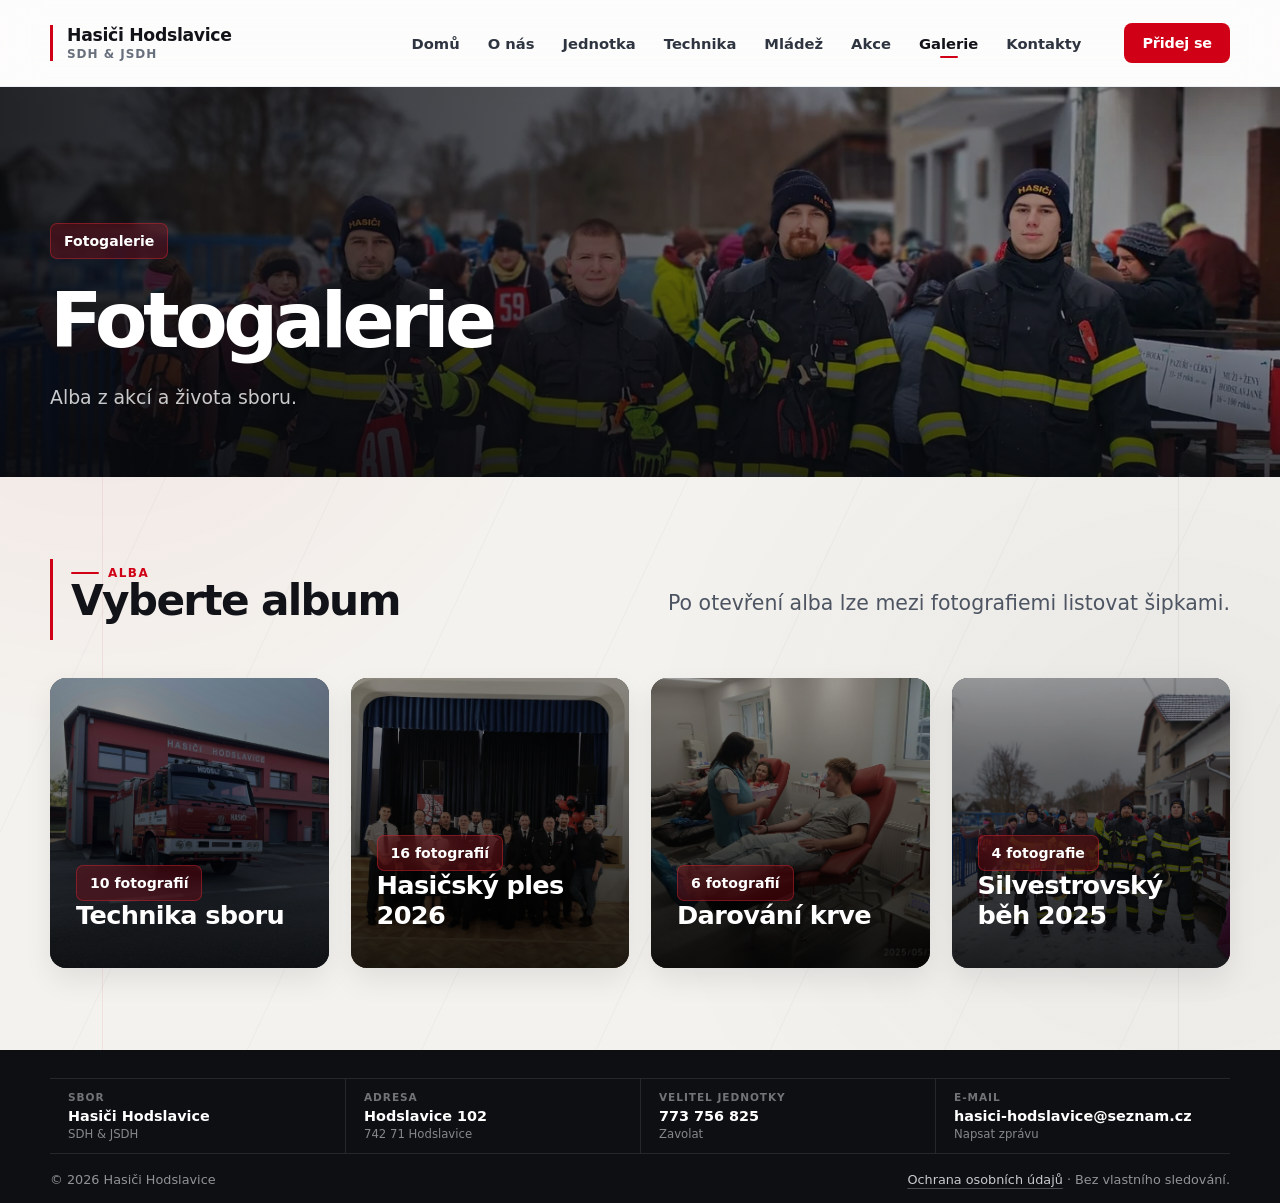
<file: hasici-aktualni/fotogalerie.html>
<!doctype html>
<html lang="cs">
<head>
  <meta charset="utf-8">
  <meta name="viewport" content="width=device-width, initial-scale=1">
  <title>Fotogalerie | Hasiči Hodslavice</title>
  <meta name="description" content="Fotogalerie SDH Hodslavice: Hasičský ples 2026, darování krve a Silvestrovský běh 2025.">
  <meta name="theme-color" content="#d00016">
  <meta property="og:title" content="Fotogalerie | Hasiči Hodslavice">
  <meta property="og:description" content="Fotogalerie SDH Hodslavice: Hasičský ples 2026, darování krve a Silvestrovský běh 2025.">
  <meta property="og:type" content="website">
  <meta property="og:image" content="assets/img/og-cover.jpg">
  <link rel="icon" href="assets/img/logo.svg" type="image/svg+xml">
  <link rel="manifest" href="site.webmanifest">
  <link rel="stylesheet" href="assets/css/style.css">
  
</head>
<body>

    <a class="skip-link" href="#main">Přejít na obsah</a>
    <div class="topbar" role="region" aria-label="Důležité kontakty">
      <div class="container topbar__inner">
        <div class="topbar__emergency"><span class="pulse" aria-hidden="true"></span> V ohrožení volejte <a href="tel:150">150</a> nebo <a href="tel:112">112</a></div>
        <div class="topbar__links"><a href="kontakty.html">Hodslavice 102</a><a href="mailto:hasici-hodslavice@seznam.cz">hasici-hodslavice@seznam.cz</a></div>
      </div>
    </div>
    <header class="site-header" data-header>
      <div class="container nav" aria-label="Hlavní navigace">
        <a class="logo" href="index.html" aria-label="Hasiči Hodslavice domů">
          <span>Hasiči Hodslavice<small>SDH & JSDH</small></span>
        </a>
        <nav class="nav__links" data-nav><a href="index.html">Domů</a><a href="o-nas.html">O nás</a><a href="jednotka.html">Jednotka</a><a href="technika.html">Technika</a><a href="mladez.html">Mládež</a><a href="akce.html">Akce</a><a href="fotogalerie.html">Galerie</a><a href="kontakty.html">Kontakty</a><a class="nav__join" href="jednotka.html#nabor">Přidej se</a></nav>
        <a class="btn btn--primary btn--small nav__cta" href="jednotka.html#nabor">Přidej se</a>
        <button class="menu-toggle" type="button" aria-label="Otevřít menu" aria-expanded="false" data-menu-toggle><span></span><span></span><span></span></button>
      </div>
    </header>
    
<main id="main">

<section class="hero hero--sub"><div class="hero__media"><img src="assets/gallery/silvestrovsky-beh-2025/silvestrovsky-beh-2025-01.webp" alt="Silvestrovský běh 2025"></div><div class="container hero__content"><div class="hero__badges"><span class="badge badge--red">Fotogalerie</span></div><h1>Fotogalerie</h1><p>Alba z akcí a života sboru.</p></div></section>
<section class="section">
  <div class="container">
    <div class="section__head reveal"><div><span class="eyebrow">Alba</span><h2>Vyberte album</h2></div><p class="lead">Po otevření alba lze mezi fotografiemi listovat šipkami.</p></div>
    <div class="gallery-grid gallery-grid--albums">
      <a id="technika" class="gallery-folder reveal" href="#otevrene-album" data-album-open="technika"><img src="assets/img/technika/cas20-hero.webp" alt="Technika Hasičů Hodslavice" loading="lazy"><div class="gallery-folder__body"><span class="badge badge--red">10 fotografií</span><h3>Technika sboru</h3></div></a>
      <a id="ples" class="gallery-folder reveal" href="#otevrene-album" data-album-open="ples"><img src="assets/gallery/ples/ples-2026-01.webp" alt="Hasičský ples 2026" loading="lazy"><div class="gallery-folder__body"><span class="badge badge--red">16 fotografií</span><h3>Hasičský ples 2026</h3></div></a>
      <a id="darovani-krve" class="gallery-folder reveal" href="#otevrene-album" data-album-open="darovani-krve"><img src="assets/gallery/darovani-krve/darovani-krve-01.webp" alt="Darování krve" loading="lazy"><div class="gallery-folder__body"><span class="badge badge--red">6 fotografií</span><h3>Darování krve</h3></div></a>
      <a id="silvestrovsky-beh-2025" class="gallery-folder reveal" href="#otevrene-album" data-album-open="silvestrovsky-beh-2025"><img src="assets/gallery/silvestrovsky-beh-2025/silvestrovsky-beh-2025-01.webp" alt="Silvestrovský běh 2025" loading="lazy"><div class="gallery-folder__body"><span class="badge badge--red">4 fotografie</span><h3>Silvestrovský běh 2025</h3></div></a>
    </div>
  </div>
</section>
<section id="otevrene-album" class="section section--soft" data-gallery-root hidden>
  <div class="container">
    <div class="section__head"><div><span class="eyebrow">Otevřené album</span><h2 data-album-title>Fotografie</h2></div><button class="btn btn--outline btn--small" type="button" data-album-close>Zavřít album</button></div>
    <div data-album-panel="technika" hidden><div data-gallery-list="technika"></div></div>
    <div data-album-panel="ples" hidden><div data-gallery-list="ples"></div></div>
    <div data-album-panel="darovani-krve" hidden><div data-gallery-list="darovani-krve"></div></div>
    <div data-album-panel="silvestrovsky-beh-2025" hidden><div data-gallery-list="silvestrovsky-beh-2025"></div></div>
  </div>
</section>

</main>

    <footer class="site-footer">
      <div class="container">
        <div class="footer-info">
          <a class="footer-info__item" href="index.html">
            <span>Sbor</span><strong>Hasiči Hodslavice</strong><small>SDH &amp; JSDH</small>
          </a>
          <a class="footer-info__item" href="kontakty.html">
            <span>Adresa</span><strong>Hodslavice 102</strong><small>742 71 Hodslavice</small>
          </a>
          <a class="footer-info__item" href="tel:+420773756825">
            <span>Velitel jednotky</span><strong>773 756 825</strong><small>Zavolat</small>
          </a>
          <a class="footer-info__item" href="mailto:hasici-hodslavice@seznam.cz">
            <span>E-mail</span><strong>hasici-hodslavice@seznam.cz</strong><small>Napsat zprávu</small>
          </a>
        </div>
        <div class="footer-bottom">
          <span>© <span data-year></span> Hasiči Hodslavice</span>
          <span><a class="footer-privacy" href="ochrana-osobnich-udaju.html">Ochrana osobních údajů</a> · Bez vlastního sledování.</span>
        </div>
      </div>
    </footer>
    <div class="lightbox" data-lightbox aria-modal="true" aria-hidden="true" role="dialog" aria-label="Zvětšená fotografie">
      <button class="lightbox__close btn btn--light btn--small" type="button" data-lightbox-close>Zavřít</button>
      <button class="lightbox__nav lightbox__nav--prev" type="button" data-lightbox-prev aria-label="Předchozí fotografie">‹</button>
      <img alt="">
      <button class="lightbox__nav lightbox__nav--next" type="button" data-lightbox-next aria-label="Další fotografie">›</button>
      <div class="lightbox__counter" data-lightbox-counter></div>
    </div>
    <script src="assets/js/main.js"></script>
    
<script src="assets/js/gallery-loader.js"></script>
</body>
</html>
</file>
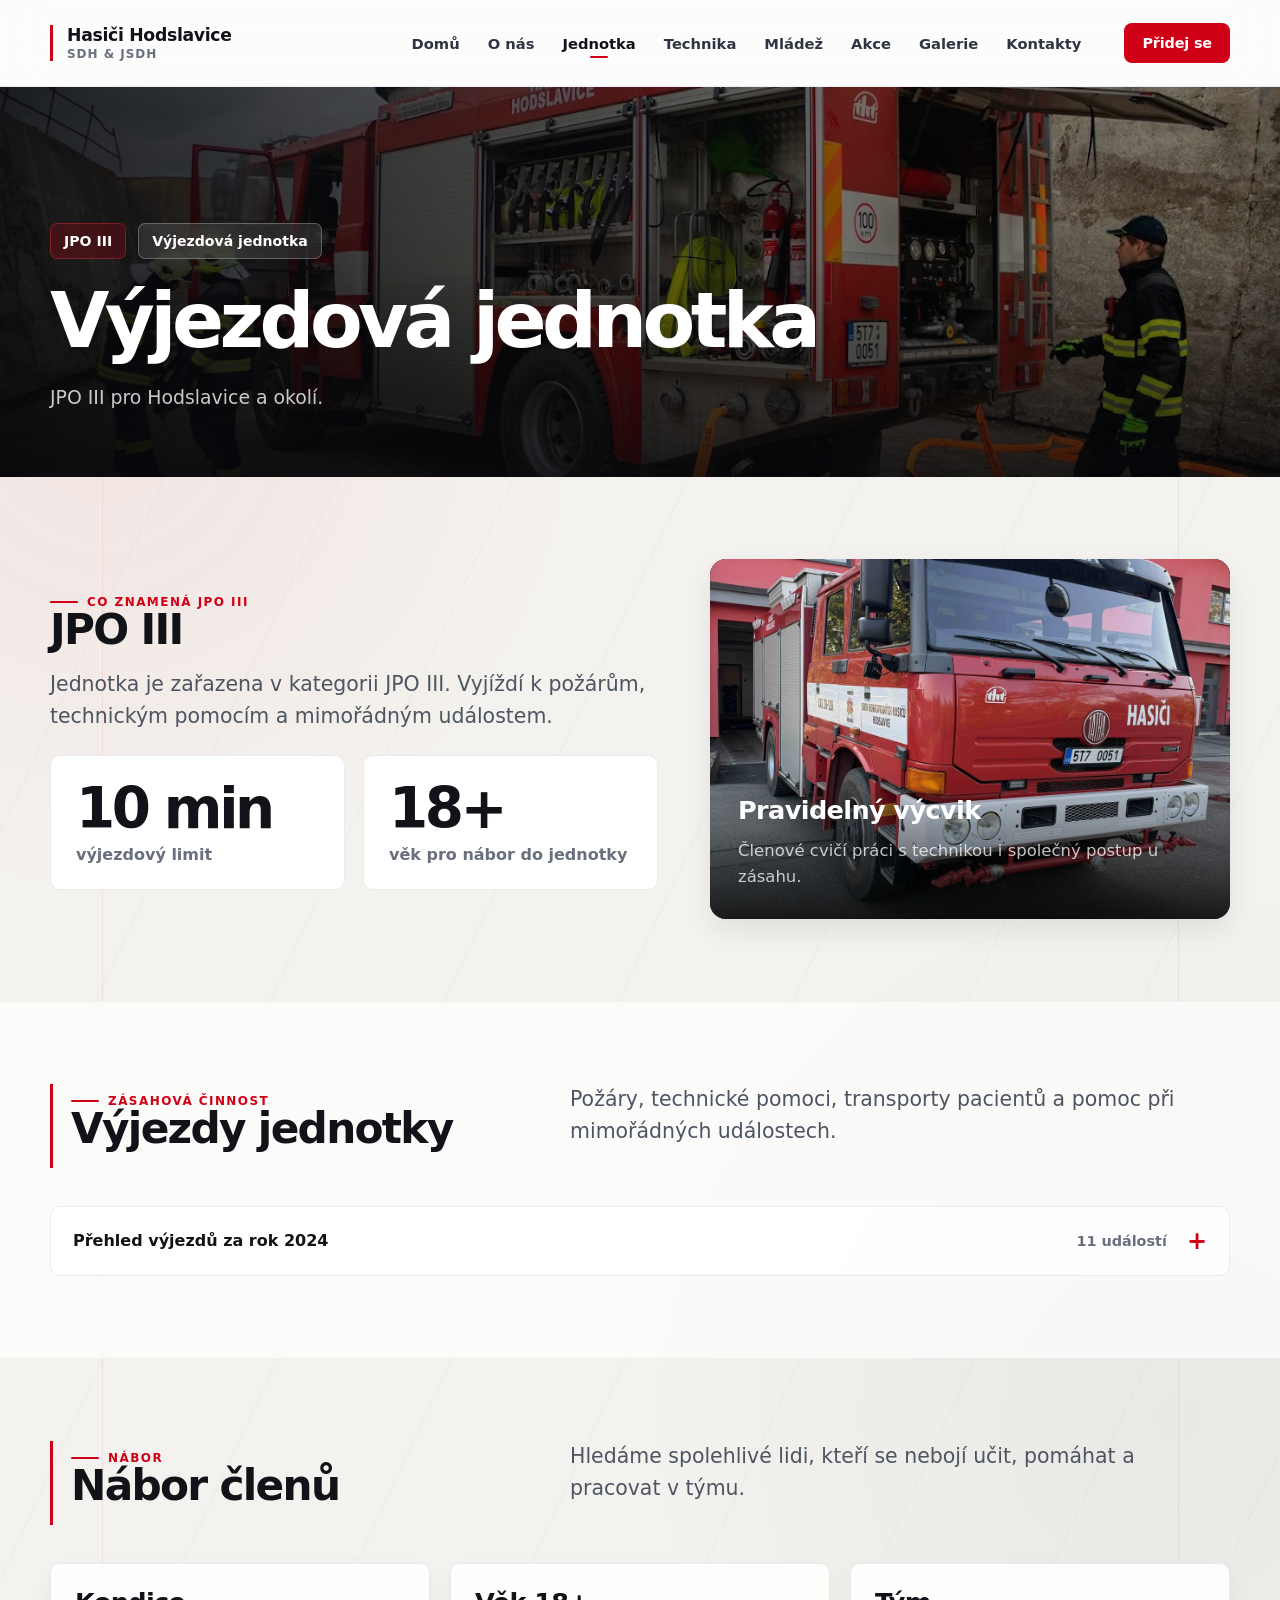
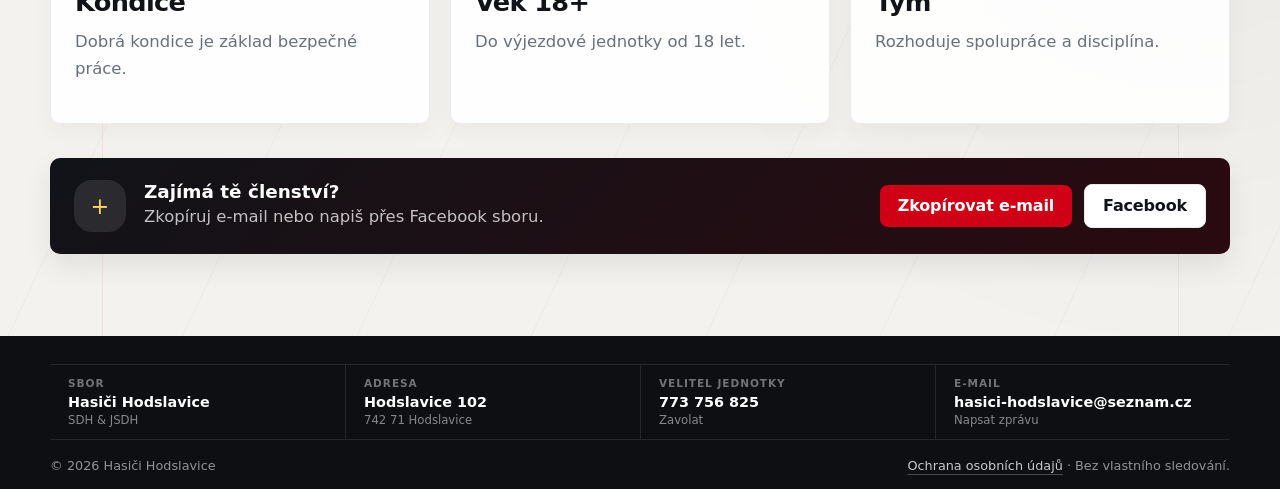
<file: hasici-aktualni/jednotka.html>
<!doctype html>
<html lang="cs">
<head>
  <meta charset="utf-8">
  <meta name="viewport" content="width=device-width, initial-scale=1">
  <title>Jednotka | Hasiči Hodslavice</title>
  <meta name="description" content="Informace o jednotce JPO III Hodslavice, náboru členů, podmínkách, členech a službě.">
  <meta name="theme-color" content="#d00016">
  <meta property="og:title" content="Jednotka | Hasiči Hodslavice">
  <meta property="og:description" content="Informace o jednotce JPO III Hodslavice, náboru členů, podmínkách, členech a službě.">
  <meta property="og:type" content="website">
  <meta property="og:image" content="assets/img/og-cover.jpg">
  <link rel="icon" href="assets/img/logo.svg" type="image/svg+xml">
  <link rel="manifest" href="site.webmanifest">
  <link rel="stylesheet" href="assets/css/style.css">
  
</head>
<body>

    <a class="skip-link" href="#main">Přejít na obsah</a>
    <div class="topbar" role="region" aria-label="Důležité kontakty">
      <div class="container topbar__inner">
        <div class="topbar__emergency"><span class="pulse" aria-hidden="true"></span> V ohrožení volejte <a href="tel:150">150</a> nebo <a href="tel:112">112</a></div>
        <div class="topbar__links"><a href="kontakty.html">Hodslavice 102</a><a href="mailto:hasici-hodslavice@seznam.cz">hasici-hodslavice@seznam.cz</a></div>
      </div>
    </div>
    <header class="site-header" data-header>
      <div class="container nav" aria-label="Hlavní navigace">
        <a class="logo" href="index.html" aria-label="Hasiči Hodslavice domů">
          <span>Hasiči Hodslavice<small>SDH & JSDH</small></span>
        </a>
        <nav class="nav__links" data-nav><a href="index.html">Domů</a><a href="o-nas.html">O nás</a><a href="jednotka.html">Jednotka</a><a href="technika.html">Technika</a><a href="mladez.html">Mládež</a><a href="akce.html">Akce</a><a href="fotogalerie.html">Galerie</a><a href="kontakty.html">Kontakty</a><a class="nav__join" href="jednotka.html#nabor">Přidej se</a></nav>
        <a class="btn btn--primary btn--small nav__cta" href="jednotka.html#nabor">Přidej se</a>
        <button class="menu-toggle" type="button" aria-label="Otevřít menu" aria-expanded="false" data-menu-toggle><span></span><span></span><span></span></button>
      </div>
    </header>
    
<main id="main">

<section class="hero hero--sub"><div class="hero__media"><img src="assets/img/cas-zasah.webp" alt="Výcvik jednotky Hasičů Hodslavice s cisternou CAS 20"></div><div class="container hero__content"><div class="hero__badges"><span class="badge badge--red">JPO III</span><span class="badge">Výjezdová jednotka</span></div><h1>Výjezdová jednotka</h1><p>JPO III pro Hodslavice a okolí.</p></div></section>
<section class="section">
  <div class="container split">
    <div class="reveal"><span class="eyebrow">Co znamená JPO III</span><h2>JPO III</h2><p class="lead">Jednotka je zařazena v kategorii JPO III. Vyjíždí k požárům, technickým pomocím a mimořádným událostem.</p><div class="grid grid--2 mt-3"><div class="stat-card"><strong>10 min</strong><span>výjezdový limit</span></div><div class="stat-card"><strong>18+</strong><span>věk pro nábor do jednotky</span></div></div></div>
    <div class="media-card reveal"><img src="assets/img/technika/cas20-detail.webp" alt="Zásahová cisterna CAS 20 před zbrojnicí" loading="lazy" decoding="async"><div class="media-card__body"><h3>Pravidelný výcvik</h3><p>Členové cvičí práci s technikou i společný postup u zásahu.</p></div></div>
  </div>
</section>
<section id="vyjezdy" class="section section--soft">
  <div class="container">
    <div class="section__head reveal"><div><span class="eyebrow">Zásahová činnost</span><h2>Výjezdy jednotky</h2></div><p class="lead">Požáry, technické pomoci, transporty pacientů a pomoc při mimořádných událostech.</p></div>
    <details class="incident-details reveal">
      <summary>Přehled výjezdů za rok 2024 <span>11 událostí</span></summary>
      <div class="table-wrap"><table class="table--incidents"><thead><tr><th>Datum</th><th>Typ</th><th>Místo</th><th>Událost</th><th>Technika</th></tr></thead><tbody><tr><td>8. ledna</td><td><span class="pill pill--soft">Technická pomoc</span></td><td>Hostašovice</td><td>Odstranění nebezpečných stavů</td><td>CAS 20 T815 Terno</td></tr><tr><td>26. února</td><td><span class="pill pill--gold">Požár</span></td><td>Nový Jičín</td><td>Požár nízké budovy</td><td>CAS 20 T815 Terno</td></tr><tr><td>5. března</td><td><span class="pill pill--gold">Požár</span></td><td>Nový Jičín</td><td>Průmyslové objekty, sklady</td><td>CAS 20 T815 Terno</td></tr><tr><td>8. března</td><td><span class="pill pill--gold">Požár</span></td><td>Nový Jičín Loučka</td><td>Průmyslové objekty, sklady</td><td>CAS 20 T815 Terno</td></tr><tr><td>11. března</td><td><span class="pill pill--gold">Požár</span></td><td>Frenštát pod Radhoštěm</td><td>Průmyslové objekty, sklady</td><td>CAS 20 T815 Terno</td></tr><tr><td>13. března</td><td><span class="pill pill--soft">Technická pomoc</span></td><td>Hodslavice</td><td>Transport pacienta</td><td>CAS 20 T815 Terno</td></tr><tr><td>29. března</td><td><span class="pill pill--soft">Technická pomoc</span></td><td>Hodslavice</td><td>Odstranění stromu</td><td>CAS 20 T815 Terno</td></tr><tr><td>31. března</td><td><span class="pill pill--gold">Požár</span></td><td>Životice u Nového Jičína</td><td>Požár nízké budovy</td><td>CAS 20 T815 Terno</td></tr><tr><td>7. dubna</td><td><span class="pill pill--soft">Technická pomoc</span></td><td>Nový Jičín</td><td>Účast na kulturní akci</td><td>CAS 20 T815 Terno</td></tr><tr><td>27. dubna</td><td><span class="pill pill--soft">Technická pomoc</span></td><td>Hodslavice</td><td>Transport pacienta</td><td>CAS 20 T815 Terno</td></tr><tr><td>30. dubna</td><td><span class="pill pill--soft">Technická pomoc</span></td><td>Hodslavice</td><td>Odstranění stromu</td><td>CAS 20 T815 Terno</td></tr></tbody></table></div>
    </details>
  </div>
</section>
<section id="nabor" class="section">
  <div class="container">
    <div class="section__head reveal"><div><span class="eyebrow">Nábor</span><h2>Nábor členů</h2></div><p class="lead">Hledáme spolehlivé lidi, kteří se nebojí učit, pomáhat a pracovat v týmu.</p></div>
    <div class="grid grid--3">
      <div class="card reveal"><div class="card__icon">💪</div><h3>Kondice</h3><p>Dobrá kondice je základ bezpečné práce.</p></div>
      <div class="card reveal"><div class="card__icon">🎂</div><h3>Věk 18+</h3><p>Do výjezdové jednotky od 18 let.</p></div>
      <div class="card reveal"><div class="card__icon">🤝</div><h3>Tým</h3><p>Rozhoduje spolupráce a disciplína.</p></div>
    </div>
    <div class="alert mt-4 reveal"><div class="alert__icon">+</div><div><strong>Zajímá tě členství?</strong><p>Zkopíruj e-mail nebo napiš přes Facebook sboru.</p></div><div class="inline-actions"><button class="btn btn--primary" type="button" data-copy="hasici-hodslavice@seznam.cz">Zkopírovat e-mail</button><a class="btn btn--outline btn--dark" target="_blank" rel="noopener noreferrer" href="https://www.facebook.com/hasici.hodslavice/?locale=cs_CZ">Facebook</a></div></div>
  </div>
</section>
</main>

    <footer class="site-footer">
      <div class="container">
        <div class="footer-info">
          <a class="footer-info__item" href="index.html">
            <span>Sbor</span><strong>Hasiči Hodslavice</strong><small>SDH &amp; JSDH</small>
          </a>
          <a class="footer-info__item" href="kontakty.html">
            <span>Adresa</span><strong>Hodslavice 102</strong><small>742 71 Hodslavice</small>
          </a>
          <a class="footer-info__item" href="tel:+420773756825">
            <span>Velitel jednotky</span><strong>773 756 825</strong><small>Zavolat</small>
          </a>
          <a class="footer-info__item" href="mailto:hasici-hodslavice@seznam.cz">
            <span>E-mail</span><strong>hasici-hodslavice@seznam.cz</strong><small>Napsat zprávu</small>
          </a>
        </div>
        <div class="footer-bottom">
          <span>© <span data-year></span> Hasiči Hodslavice</span>
          <span><a class="footer-privacy" href="ochrana-osobnich-udaju.html">Ochrana osobních údajů</a> · Bez vlastního sledování.</span>
        </div>
      </div>
    </footer>
    <div class="lightbox" data-lightbox aria-modal="true" aria-hidden="true" role="dialog" aria-label="Zvětšená fotografie">
      <button class="lightbox__close btn btn--light btn--small" type="button" data-lightbox-close>Zavřít</button>
      <button class="lightbox__nav lightbox__nav--prev" type="button" data-lightbox-prev aria-label="Předchozí fotografie">‹</button>
      <img alt="">
      <button class="lightbox__nav lightbox__nav--next" type="button" data-lightbox-next aria-label="Další fotografie">›</button>
      <div class="lightbox__counter" data-lightbox-counter></div>
    </div>
    <script src="assets/js/main.js"></script>
    

</body>
</html>
</file>
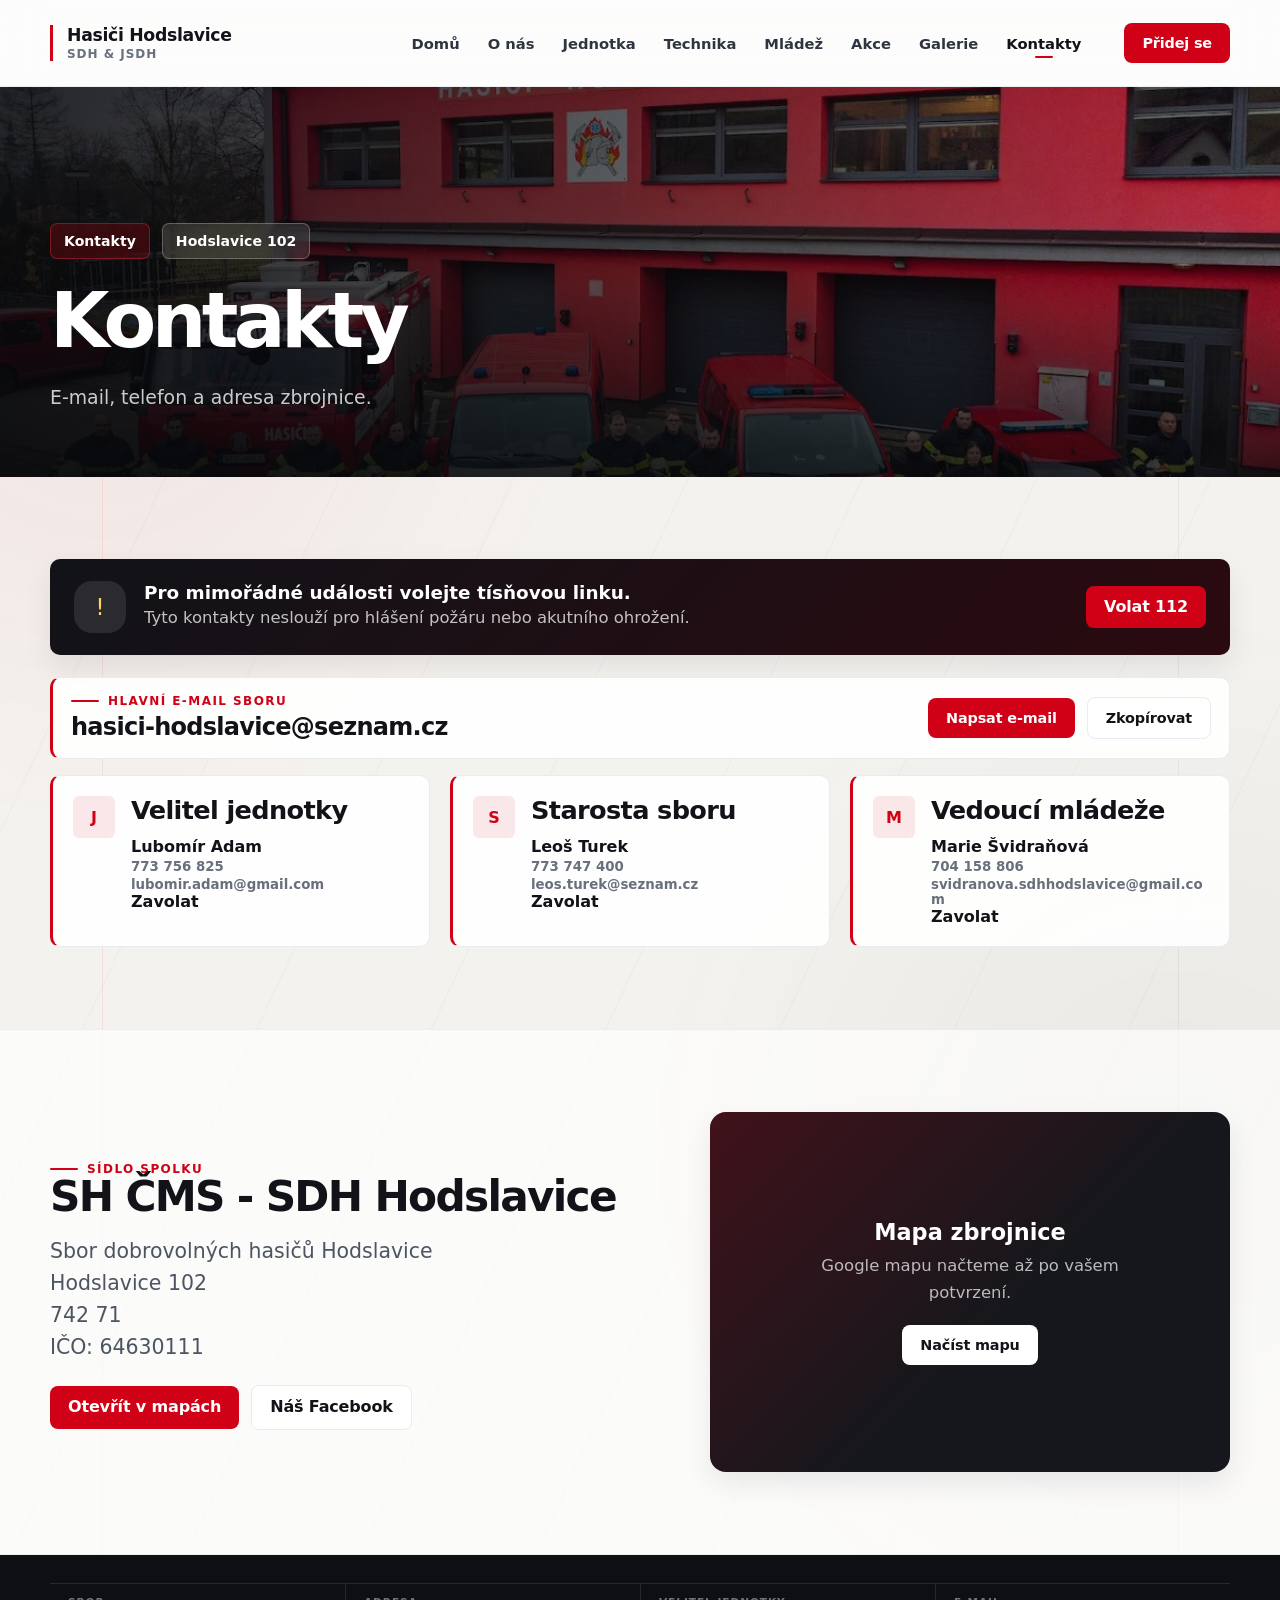
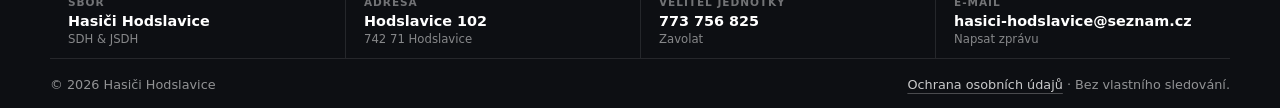
<file: hasici-aktualni/kontakty.html>
<!doctype html>
<html lang="cs">
<head>
  <meta charset="utf-8">
  <meta name="viewport" content="width=device-width, initial-scale=1">
  <title>Kontakty | Hasiči Hodslavice</title>
  <meta name="description" content="Kontakty na SDH a JSDH Hodslavice: hlavní e-mail, velitel jednotky, starosta sboru a vedoucí mládeže.">
  <meta name="theme-color" content="#d00016">
  <meta property="og:title" content="Kontakty | Hasiči Hodslavice">
  <meta property="og:description" content="Kontakty na SDH a JSDH Hodslavice: hlavní e-mail, velitel jednotky, starosta sboru a vedoucí mládeže.">
  <meta property="og:type" content="website">
  <meta property="og:image" content="assets/img/og-cover.jpg">
  <link rel="icon" href="assets/img/logo.svg" type="image/svg+xml">
  <link rel="manifest" href="site.webmanifest">
  <link rel="stylesheet" href="assets/css/style.css">
  
</head>
<body>

    <a class="skip-link" href="#main">Přejít na obsah</a>
    <div class="topbar" role="region" aria-label="Důležité kontakty">
      <div class="container topbar__inner">
        <div class="topbar__emergency"><span class="pulse" aria-hidden="true"></span> V ohrožení volejte <a href="tel:150">150</a> nebo <a href="tel:112">112</a></div>
        <div class="topbar__links"><a href="kontakty.html">Hodslavice 102</a><a href="mailto:hasici-hodslavice@seznam.cz">hasici-hodslavice@seznam.cz</a></div>
      </div>
    </div>
    <header class="site-header" data-header>
      <div class="container nav" aria-label="Hlavní navigace">
        <a class="logo" href="index.html" aria-label="Hasiči Hodslavice domů">
          <span>Hasiči Hodslavice<small>SDH & JSDH</small></span>
        </a>
        <nav class="nav__links" data-nav><a href="index.html">Domů</a><a href="o-nas.html">O nás</a><a href="jednotka.html">Jednotka</a><a href="technika.html">Technika</a><a href="mladez.html">Mládež</a><a href="akce.html">Akce</a><a href="fotogalerie.html">Galerie</a><a href="kontakty.html">Kontakty</a><a class="nav__join" href="jednotka.html#nabor">Přidej se</a></nav>
        <a class="btn btn--primary btn--small nav__cta" href="jednotka.html#nabor">Přidej se</a>
        <button class="menu-toggle" type="button" aria-label="Otevřít menu" aria-expanded="false" data-menu-toggle><span></span><span></span><span></span></button>
      </div>
    </header>
    
<main id="main">

<section class="hero hero--sub"><div class="hero__media"><img src="assets/img/og-cover.jpg" alt="Zbrojnice a jednotka Hasičů Hodslavice"></div><div class="container hero__content"><div class="hero__badges"><span class="badge badge--red">Kontakty</span><span class="badge">Hodslavice 102</span></div><h1>Kontakty</h1><p>E-mail, telefon a adresa zbrojnice.</p></div></section>
<section class="section">
  <div class="container">
    <div class="alert reveal"><div class="alert__icon">!</div><div><strong>Pro mimořádné události volejte tísňovou linku.</strong><p>Tyto kontakty neslouží pro hlášení požáru nebo akutního ohrožení.</p></div><a class="btn btn--primary" href="tel:112">Volat 112</a></div>
    <div class="contact-mail reveal">
      <div><span class="eyebrow">Hlavní e-mail sboru</span><a href="mailto:hasici-hodslavice@seznam.cz">hasici-hodslavice@seznam.cz</a></div>
      <div class="inline-actions"><a class="btn btn--primary btn--small" href="mailto:hasici-hodslavice@seznam.cz">Napsat e-mail</a><button class="btn btn--outline btn--small" type="button" data-copy="hasici-hodslavice@seznam.cz">Zkopírovat</button></div>
    </div>
    <div class="grid grid--3 contacts-grid">
      <div class="contact-card reveal"><div class="contact-card__icon">J</div><div><h3>Velitel jednotky</h3><a href="tel:+420773756825">Lubomír Adam</a><small><a href="tel:+420773756825">773 756 825</a></small><small><a href="mailto:lubomir.adam@gmail.com">lubomir.adam@gmail.com</a></small><a class="copy-btn" href="tel:+420773756825">Zavolat</a></div></div>
      <div class="contact-card reveal"><div class="contact-card__icon">S</div><div><h3>Starosta sboru</h3><a href="tel:+420773747400">Leoš Turek</a><small><a href="tel:+420773747400">773 747 400</a></small><small><a href="mailto:leos.turek@seznam.cz">leos.turek@seznam.cz</a></small><a class="copy-btn" href="tel:+420773747400">Zavolat</a></div></div>
      <div id="mladez" class="contact-card reveal"><div class="contact-card__icon">M</div><div><h3>Vedoucí mládeže</h3><a href="tel:+420704158806">Marie Švidraňová</a><small><a href="tel:+420704158806">704 158 806</a></small><small><a href="mailto:svidranova.sdhhodslavice@gmail.com">svidranova.sdhhodslavice@gmail.com</a></small><a class="copy-btn" href="tel:+420704158806">Zavolat</a></div></div>
    </div>
  </div>
</section>
<section class="section section--soft">
  <div class="container split">
    <div class="reveal"><span class="eyebrow">Sídlo spolku</span><h2>SH ČMS - SDH Hodslavice</h2><p class="lead">Sbor dobrovolných hasičů Hodslavice<br>Hodslavice 102<br>742 71<br>IČO: 64630111</p><div class="inline-actions mt-3"><a class="btn btn--primary" target="_blank" rel="noopener noreferrer" href="https://maps.google.com/?q=Hodslavice%20102%20742%2071">Otevřít v mapách</a><a class="btn btn--outline" target="_blank" rel="noopener noreferrer" href="https://www.facebook.com/hasici.hodslavice/?locale=cs_CZ">Náš Facebook</a></div></div>
    <div class="map-card map-card--consent reveal" data-map>
      <div class="map-consent"><strong>Mapa zbrojnice</strong><p>Google mapu načteme až po vašem potvrzení.</p><button class="btn btn--light btn--small" type="button" data-load-map data-map-src="https://www.google.com/maps?q=Hodslavice%20102%2C%20742%2071%20Hodslavice&amp;output=embed">Načíst mapu</button></div>
    </div>
  </div>
</section>


</main>

    <footer class="site-footer">
      <div class="container">
        <div class="footer-info">
          <a class="footer-info__item" href="index.html">
            <span>Sbor</span><strong>Hasiči Hodslavice</strong><small>SDH &amp; JSDH</small>
          </a>
          <a class="footer-info__item" href="kontakty.html">
            <span>Adresa</span><strong>Hodslavice 102</strong><small>742 71 Hodslavice</small>
          </a>
          <a class="footer-info__item" href="tel:+420773756825">
            <span>Velitel jednotky</span><strong>773 756 825</strong><small>Zavolat</small>
          </a>
          <a class="footer-info__item" href="mailto:hasici-hodslavice@seznam.cz">
            <span>E-mail</span><strong>hasici-hodslavice@seznam.cz</strong><small>Napsat zprávu</small>
          </a>
        </div>
        <div class="footer-bottom">
          <span>© <span data-year></span> Hasiči Hodslavice</span>
          <span><a class="footer-privacy" href="ochrana-osobnich-udaju.html">Ochrana osobních údajů</a> · Bez vlastního sledování.</span>
        </div>
      </div>
    </footer>
    <div class="lightbox" data-lightbox aria-modal="true" aria-hidden="true" role="dialog" aria-label="Zvětšená fotografie">
      <button class="lightbox__close btn btn--light btn--small" type="button" data-lightbox-close>Zavřít</button>
      <button class="lightbox__nav lightbox__nav--prev" type="button" data-lightbox-prev aria-label="Předchozí fotografie">‹</button>
      <img alt="">
      <button class="lightbox__nav lightbox__nav--next" type="button" data-lightbox-next aria-label="Další fotografie">›</button>
      <div class="lightbox__counter" data-lightbox-counter></div>
    </div>
    <script src="assets/js/main.js"></script>
    

</body>
</html>
</file>
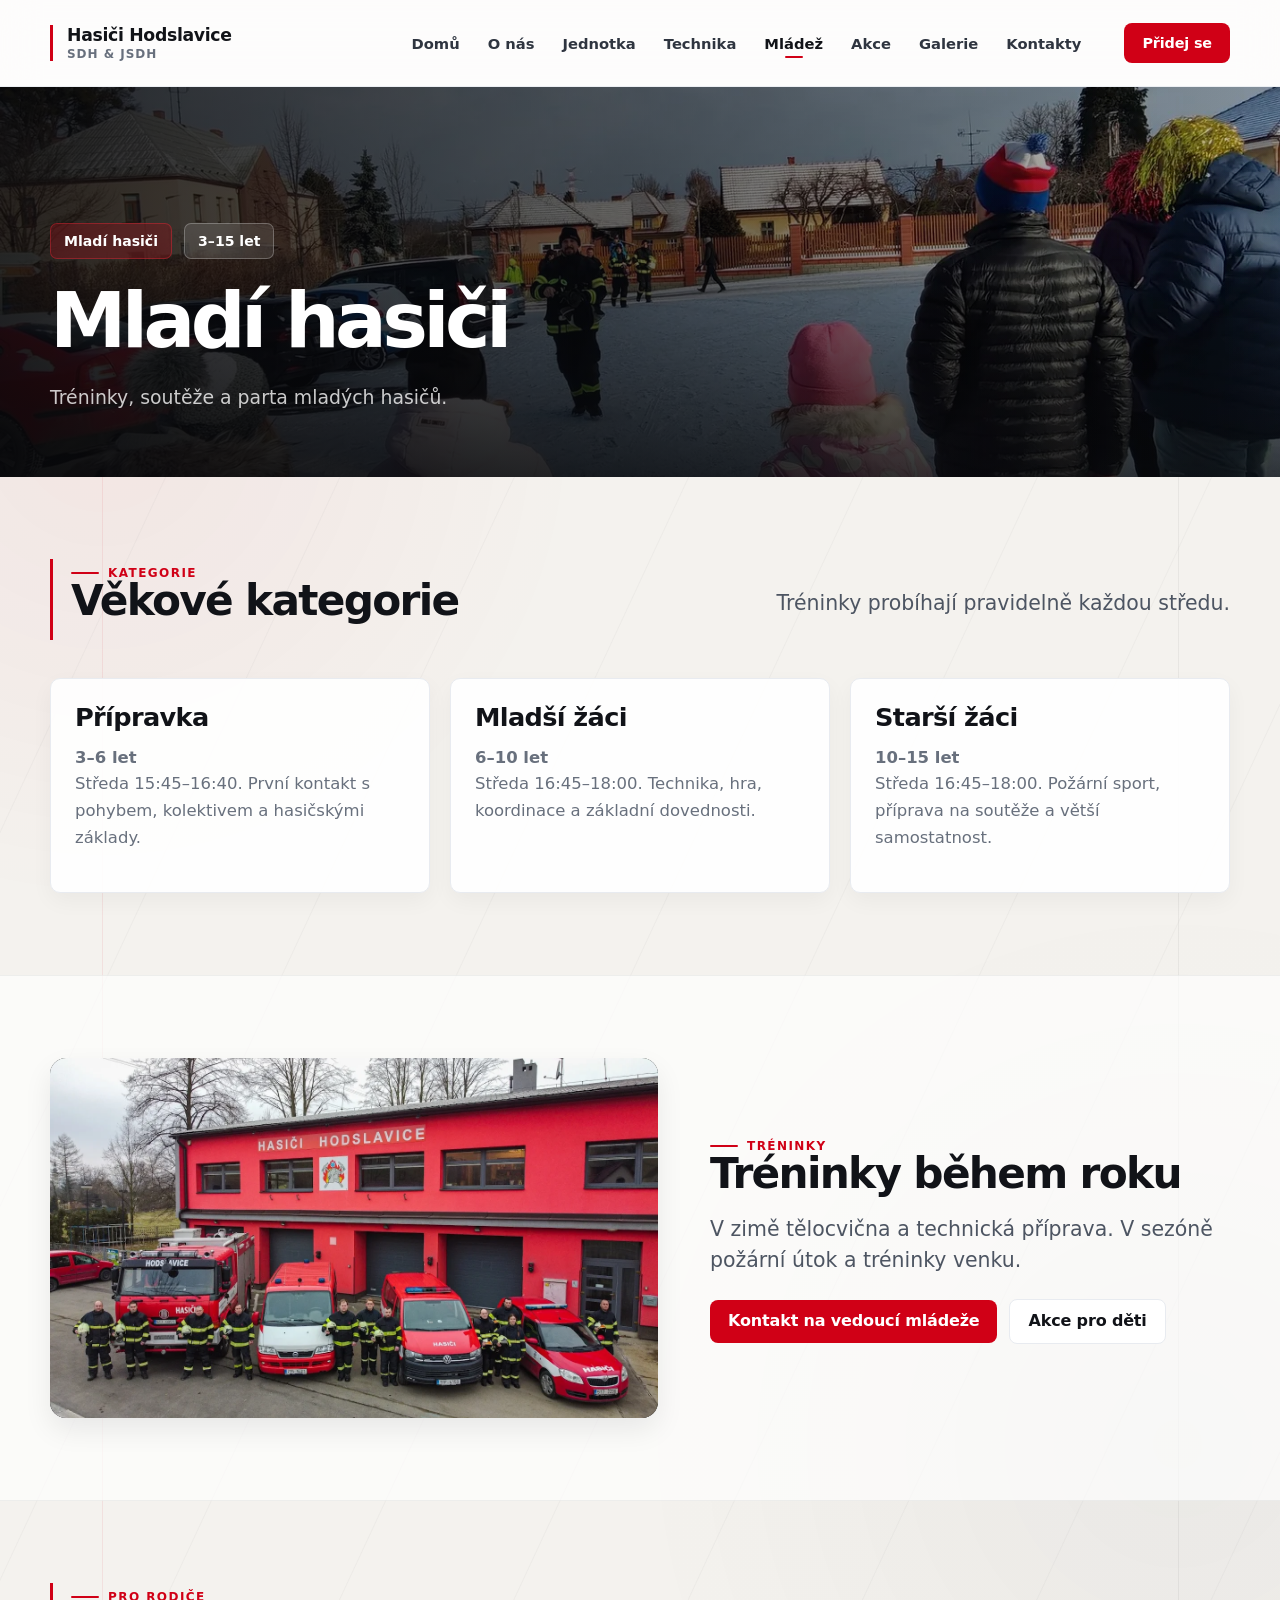
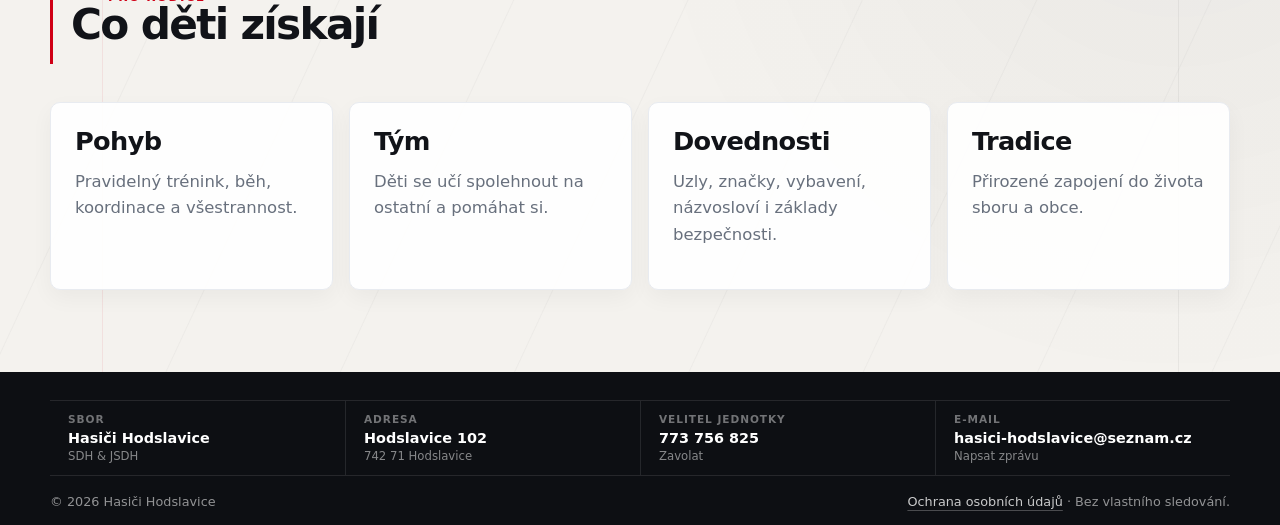
<file: hasici-aktualni/mladez.html>
<!doctype html>
<html lang="cs">
<head>
  <meta charset="utf-8">
  <meta name="viewport" content="width=device-width, initial-scale=1">
  <title>Mládež | Hasiči Hodslavice</title>
  <meta name="description" content="Mladí hasiči Hodslavice: věkové kategorie, tréninky, program a informace pro rodiče.">
  <meta name="theme-color" content="#d00016">
  <meta property="og:title" content="Mládež | Hasiči Hodslavice">
  <meta property="og:description" content="Mladí hasiči Hodslavice: věkové kategorie, tréninky, program a informace pro rodiče.">
  <meta property="og:type" content="website">
  <meta property="og:image" content="assets/img/og-cover.jpg">
  <link rel="icon" href="assets/img/logo.svg" type="image/svg+xml">
  <link rel="manifest" href="site.webmanifest">
  <link rel="stylesheet" href="assets/css/style.css">
  
</head>
<body>

    <a class="skip-link" href="#main">Přejít na obsah</a>
    <div class="topbar" role="region" aria-label="Důležité kontakty">
      <div class="container topbar__inner">
        <div class="topbar__emergency"><span class="pulse" aria-hidden="true"></span> V ohrožení volejte <a href="tel:150">150</a> nebo <a href="tel:112">112</a></div>
        <div class="topbar__links"><a href="kontakty.html">Hodslavice 102</a><a href="mailto:hasici-hodslavice@seznam.cz">hasici-hodslavice@seznam.cz</a></div>
      </div>
    </div>
    <header class="site-header" data-header>
      <div class="container nav" aria-label="Hlavní navigace">
        <a class="logo" href="index.html" aria-label="Hasiči Hodslavice domů">
          <span>Hasiči Hodslavice<small>SDH & JSDH</small></span>
        </a>
        <nav class="nav__links" data-nav><a href="index.html">Domů</a><a href="o-nas.html">O nás</a><a href="jednotka.html">Jednotka</a><a href="technika.html">Technika</a><a href="mladez.html">Mládež</a><a href="akce.html">Akce</a><a href="fotogalerie.html">Galerie</a><a href="kontakty.html">Kontakty</a><a class="nav__join" href="jednotka.html#nabor">Přidej se</a></nav>
        <a class="btn btn--primary btn--small nav__cta" href="jednotka.html#nabor">Přidej se</a>
        <button class="menu-toggle" type="button" aria-label="Otevřít menu" aria-expanded="false" data-menu-toggle><span></span><span></span><span></span></button>
      </div>
    </header>
    
<main id="main">

<section class="hero hero--sub"><div class="hero__media"><img src="assets/gallery/silvestrovsky-beh-2025/silvestrovsky-beh-2025-02.webp" alt="Děti na akci Hasičů Hodslavice"></div><div class="container hero__content"><div class="hero__badges"><span class="badge badge--red">Mladí hasiči</span><span class="badge">3–15 let</span></div><h1>Mladí hasiči</h1><p>Tréninky, soutěže a parta mladých hasičů.</p></div></section>
<section class="section">
  <div class="container">
    <div class="section__head reveal"><div><span class="eyebrow">Kategorie</span><h2>Věkové kategorie</h2></div><p class="lead">Tréninky probíhají pravidelně každou středu.</p></div>
    <div class="grid grid--3">
      <div class="card reveal"><div class="card__icon">1</div><h3>Přípravka</h3><p><strong>3–6 let</strong><br>Středa 15:45–16:40. První kontakt s pohybem, kolektivem a hasičskými základy.</p></div>
      <div class="card reveal"><div class="card__icon">2</div><h3>Mladší žáci</h3><p><strong>6–10 let</strong><br>Středa 16:45–18:00. Technika, hra, koordinace a základní dovednosti.</p></div>
      <div class="card reveal"><div class="card__icon">3</div><h3>Starší žáci</h3><p><strong>10–15 let</strong><br>Středa 16:45–18:00. Požární sport, příprava na soutěže a větší samostatnost.</p></div>
    </div>
  </div>
</section>
<section class="section section--soft">
  <div class="container split">
    <div class="media-card reveal"><img src="assets/img/hero-druzstvo.webp" alt="Hasiči Hodslavice a technika"></div>
    <div class="reveal"><span class="eyebrow">Tréninky</span><h2>Tréninky během roku</h2><p class="lead">V zimě tělocvična a technická příprava. V sezóně požární útok a tréninky venku.</p><div class="inline-actions mt-3"><a class="btn btn--primary" href="kontakty.html#mladez">Kontakt na vedoucí mládeže</a><a class="btn btn--outline" href="akce.html">Akce pro děti</a></div></div>
  </div>
</section>
<section class="section"><div class="container"><div class="section__head reveal"><div><span class="eyebrow">Pro rodiče</span><h2>Co děti získají</h2></div></div><div class="grid grid--4"><div class="card reveal"><h3>Pohyb</h3><p>Pravidelný trénink, běh, koordinace a všestrannost.</p></div><div class="card reveal"><h3>Tým</h3><p>Děti se učí spolehnout na ostatní a pomáhat si.</p></div><div class="card reveal"><h3>Dovednosti</h3><p>Uzly, značky, vybavení, názvosloví i základy bezpečnosti.</p></div><div class="card reveal"><h3>Tradice</h3><p>Přirozené zapojení do života sboru a obce.</p></div></div></div></section>

</main>

    <footer class="site-footer">
      <div class="container">
        <div class="footer-info">
          <a class="footer-info__item" href="index.html">
            <span>Sbor</span><strong>Hasiči Hodslavice</strong><small>SDH &amp; JSDH</small>
          </a>
          <a class="footer-info__item" href="kontakty.html">
            <span>Adresa</span><strong>Hodslavice 102</strong><small>742 71 Hodslavice</small>
          </a>
          <a class="footer-info__item" href="tel:+420773756825">
            <span>Velitel jednotky</span><strong>773 756 825</strong><small>Zavolat</small>
          </a>
          <a class="footer-info__item" href="mailto:hasici-hodslavice@seznam.cz">
            <span>E-mail</span><strong>hasici-hodslavice@seznam.cz</strong><small>Napsat zprávu</small>
          </a>
        </div>
        <div class="footer-bottom">
          <span>© <span data-year></span> Hasiči Hodslavice</span>
          <span><a class="footer-privacy" href="ochrana-osobnich-udaju.html">Ochrana osobních údajů</a> · Bez vlastního sledování.</span>
        </div>
      </div>
    </footer>
    <div class="lightbox" data-lightbox aria-modal="true" aria-hidden="true" role="dialog" aria-label="Zvětšená fotografie">
      <button class="lightbox__close btn btn--light btn--small" type="button" data-lightbox-close>Zavřít</button>
      <button class="lightbox__nav lightbox__nav--prev" type="button" data-lightbox-prev aria-label="Předchozí fotografie">‹</button>
      <img alt="">
      <button class="lightbox__nav lightbox__nav--next" type="button" data-lightbox-next aria-label="Další fotografie">›</button>
      <div class="lightbox__counter" data-lightbox-counter></div>
    </div>
    <script src="assets/js/main.js"></script>
    

</body>
</html>
</file>
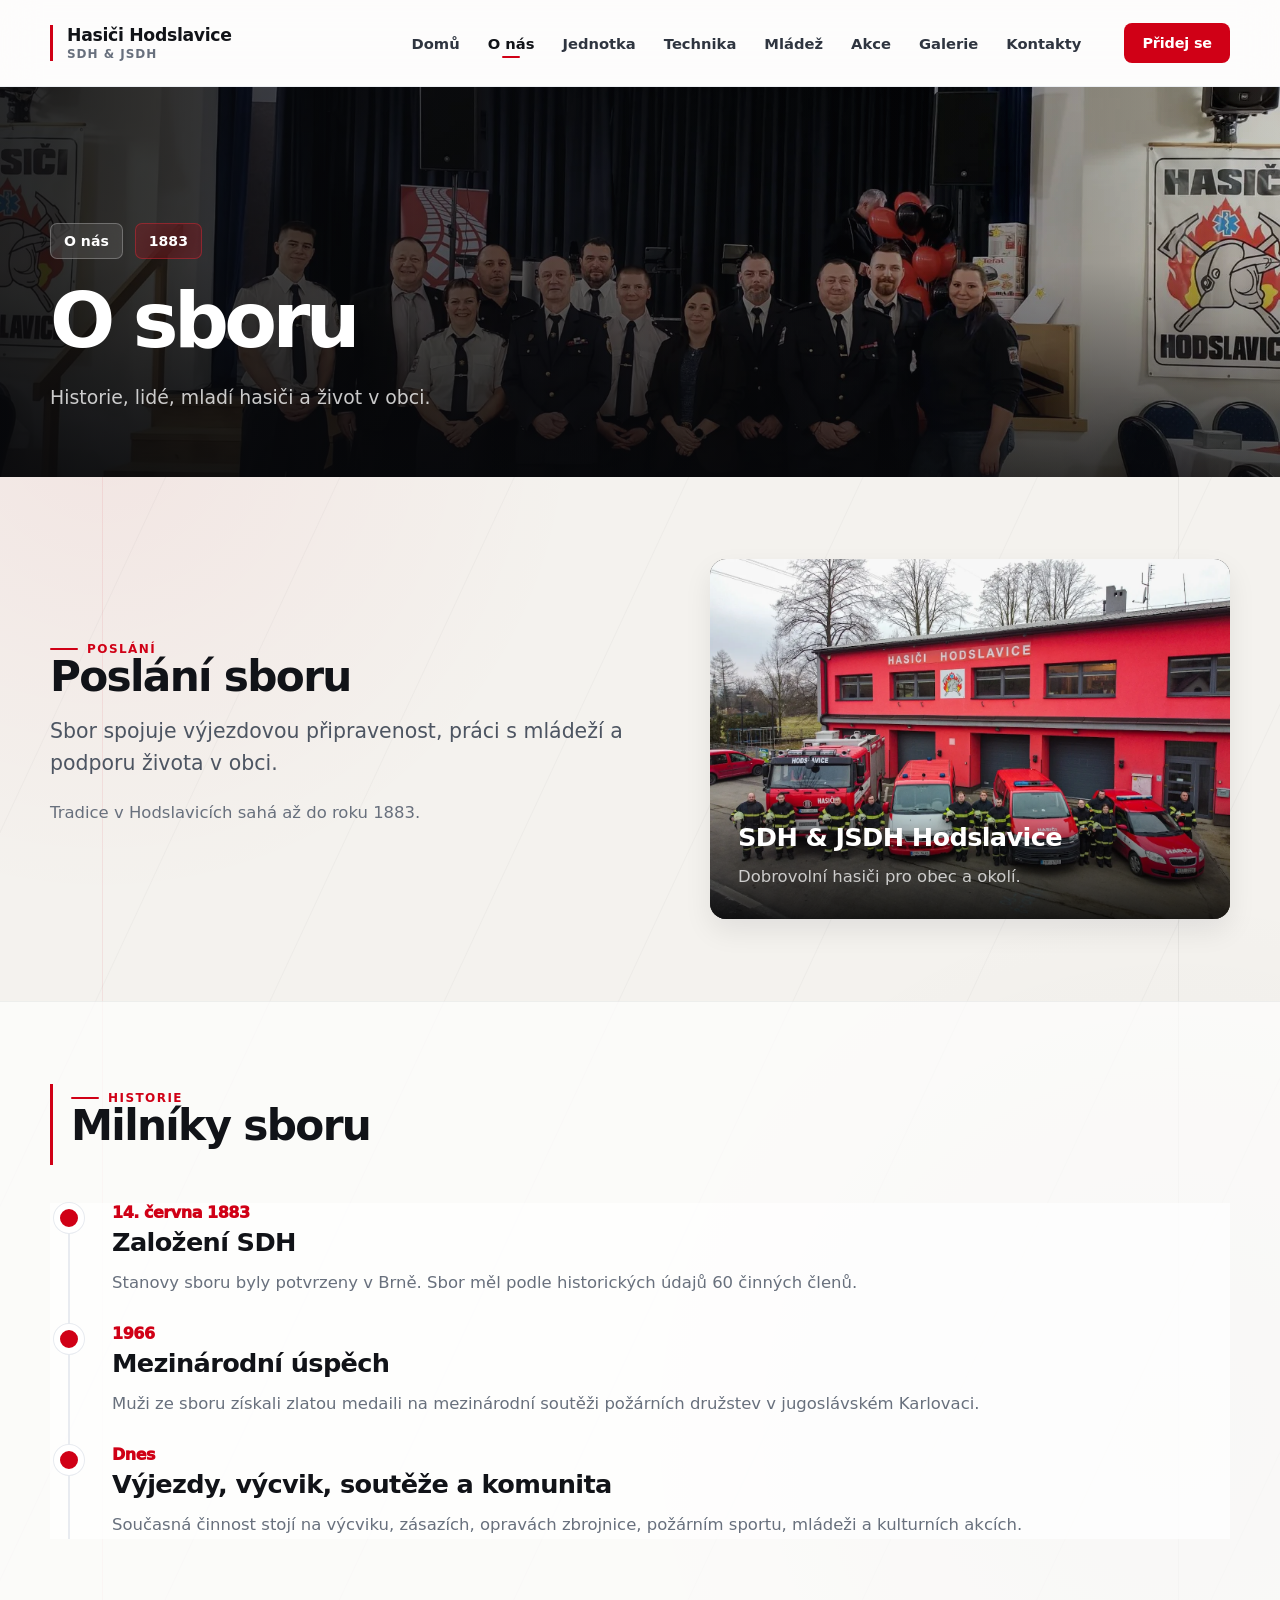
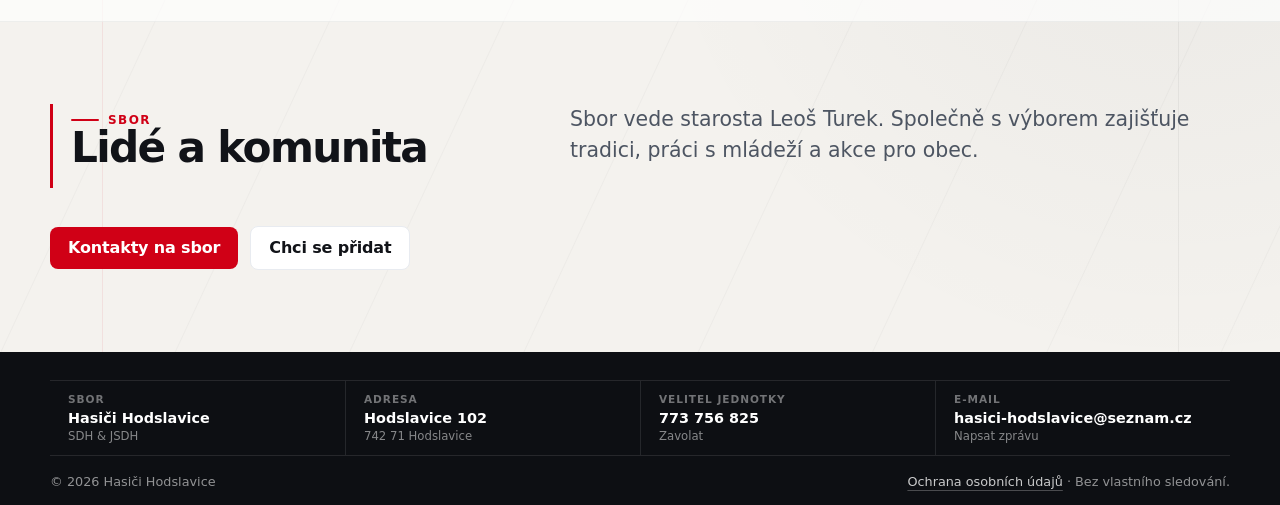
<file: hasici-aktualni/o-nas.html>
<!doctype html>
<html lang="cs">
<head>
  <meta charset="utf-8">
  <meta name="viewport" content="width=device-width, initial-scale=1">
  <title>O nás | Hasiči Hodslavice</title>
  <meta name="description" content="Historie a současnost SDH Hodslavice, sbor, výbor, tradice a komunitní role hasičů v obci.">
  <meta name="theme-color" content="#d00016">
  <meta property="og:title" content="O nás | Hasiči Hodslavice">
  <meta property="og:description" content="Historie a současnost SDH Hodslavice, sbor, výbor, tradice a komunitní role hasičů v obci.">
  <meta property="og:type" content="website">
  <meta property="og:image" content="assets/img/og-cover.jpg">
  <link rel="icon" href="assets/img/logo.svg" type="image/svg+xml">
  <link rel="manifest" href="site.webmanifest">
  <link rel="stylesheet" href="assets/css/style.css">
  
</head>
<body>

    <a class="skip-link" href="#main">Přejít na obsah</a>
    <div class="topbar" role="region" aria-label="Důležité kontakty">
      <div class="container topbar__inner">
        <div class="topbar__emergency"><span class="pulse" aria-hidden="true"></span> V ohrožení volejte <a href="tel:150">150</a> nebo <a href="tel:112">112</a></div>
        <div class="topbar__links"><a href="kontakty.html">Hodslavice 102</a><a href="mailto:hasici-hodslavice@seznam.cz">hasici-hodslavice@seznam.cz</a></div>
      </div>
    </div>
    <header class="site-header" data-header>
      <div class="container nav" aria-label="Hlavní navigace">
        <a class="logo" href="index.html" aria-label="Hasiči Hodslavice domů">
          <span>Hasiči Hodslavice<small>SDH & JSDH</small></span>
        </a>
        <nav class="nav__links" data-nav><a href="index.html">Domů</a><a href="o-nas.html">O nás</a><a href="jednotka.html">Jednotka</a><a href="technika.html">Technika</a><a href="mladez.html">Mládež</a><a href="akce.html">Akce</a><a href="fotogalerie.html">Galerie</a><a href="kontakty.html">Kontakty</a><a class="nav__join" href="jednotka.html#nabor">Přidej se</a></nav>
        <a class="btn btn--primary btn--small nav__cta" href="jednotka.html#nabor">Přidej se</a>
        <button class="menu-toggle" type="button" aria-label="Otevřít menu" aria-expanded="false" data-menu-toggle><span></span><span></span><span></span></button>
      </div>
    </header>
    
<main id="main">

<section class="hero hero--sub"><div class="hero__media"><img src="assets/gallery/ples/ples-2026-01.webp" alt="Členové SDH Hodslavice"></div><div class="container hero__content"><div class="hero__badges"><span class="badge">O nás</span><span class="badge badge--red">1883</span></div><h1>O sboru</h1><p>Historie, lidé, mladí hasiči a život v obci.</p></div></section>
<section class="section">
  <div class="container split">
    <div class="reveal"><span class="eyebrow">Poslání</span><h2>Poslání sboru</h2><p class="lead">Sbor spojuje výjezdovou připravenost, práci s mládeží a podporu života v obci.</p><p>Tradice v Hodslavicích sahá až do roku 1883.</p></div>
    <div class="media-card reveal"><img src="assets/img/hero-druzstvo.webp" alt="Členové jednotky Hodslavice"><div class="media-card__body"><h3>SDH & JSDH Hodslavice</h3><p>Dobrovolní hasiči pro obec a okolí.</p></div></div>
  </div>
</section>
<section class="section section--soft">
  <div class="container">
    <div class="section__head reveal"><div><span class="eyebrow">Historie</span><h2>Milníky sboru</h2></div></div>
    <div class="timeline reveal">
      <div class="timeline__item"><span class="timeline__dot"></span><div class="timeline__year">14. června 1883</div><h3>Založení SDH</h3><p>Stanovy sboru byly potvrzeny v Brně. Sbor měl podle historických údajů 60 činných členů.</p></div>
      <div class="timeline__item"><span class="timeline__dot"></span><div class="timeline__year">1966</div><h3>Mezinárodní úspěch</h3><p>Muži ze sboru získali zlatou medaili na mezinárodní soutěži požárních družstev v jugoslávském Karlovaci.</p></div>
      <div class="timeline__item"><span class="timeline__dot"></span><div class="timeline__year">Dnes</div><h3>Výjezdy, výcvik, soutěže a komunita</h3><p>Současná činnost stojí na výcviku, zásazích, opravách zbrojnice, požárním sportu, mládeži a kulturních akcích.</p></div>
    </div>
  </div>
</section>
<section class="section">
  <div class="container">
    <div class="section__head reveal"><div><span class="eyebrow">Sbor</span><h2>Lidé a komunita</h2></div><p class="lead">Sbor vede starosta Leoš Turek. Společně s výborem zajišťuje tradici, práci s mládeží a akce pro obec.</p></div>
    <div class="inline-actions reveal"><a class="btn btn--primary" href="kontakty.html">Kontakty na sbor</a><a class="btn btn--outline" href="jednotka.html#nabor">Chci se přidat</a>
    </div>
  </div>
</section>

</main>

    <footer class="site-footer">
      <div class="container">
        <div class="footer-info">
          <a class="footer-info__item" href="index.html">
            <span>Sbor</span><strong>Hasiči Hodslavice</strong><small>SDH &amp; JSDH</small>
          </a>
          <a class="footer-info__item" href="kontakty.html">
            <span>Adresa</span><strong>Hodslavice 102</strong><small>742 71 Hodslavice</small>
          </a>
          <a class="footer-info__item" href="tel:+420773756825">
            <span>Velitel jednotky</span><strong>773 756 825</strong><small>Zavolat</small>
          </a>
          <a class="footer-info__item" href="mailto:hasici-hodslavice@seznam.cz">
            <span>E-mail</span><strong>hasici-hodslavice@seznam.cz</strong><small>Napsat zprávu</small>
          </a>
        </div>
        <div class="footer-bottom">
          <span>© <span data-year></span> Hasiči Hodslavice</span>
          <span><a class="footer-privacy" href="ochrana-osobnich-udaju.html">Ochrana osobních údajů</a> · Bez vlastního sledování.</span>
        </div>
      </div>
    </footer>
    <div class="lightbox" data-lightbox aria-modal="true" aria-hidden="true" role="dialog" aria-label="Zvětšená fotografie">
      <button class="lightbox__close btn btn--light btn--small" type="button" data-lightbox-close>Zavřít</button>
      <button class="lightbox__nav lightbox__nav--prev" type="button" data-lightbox-prev aria-label="Předchozí fotografie">‹</button>
      <img alt="">
      <button class="lightbox__nav lightbox__nav--next" type="button" data-lightbox-next aria-label="Další fotografie">›</button>
      <div class="lightbox__counter" data-lightbox-counter></div>
    </div>
    <script src="assets/js/main.js"></script>
    

</body>
</html>
</file>
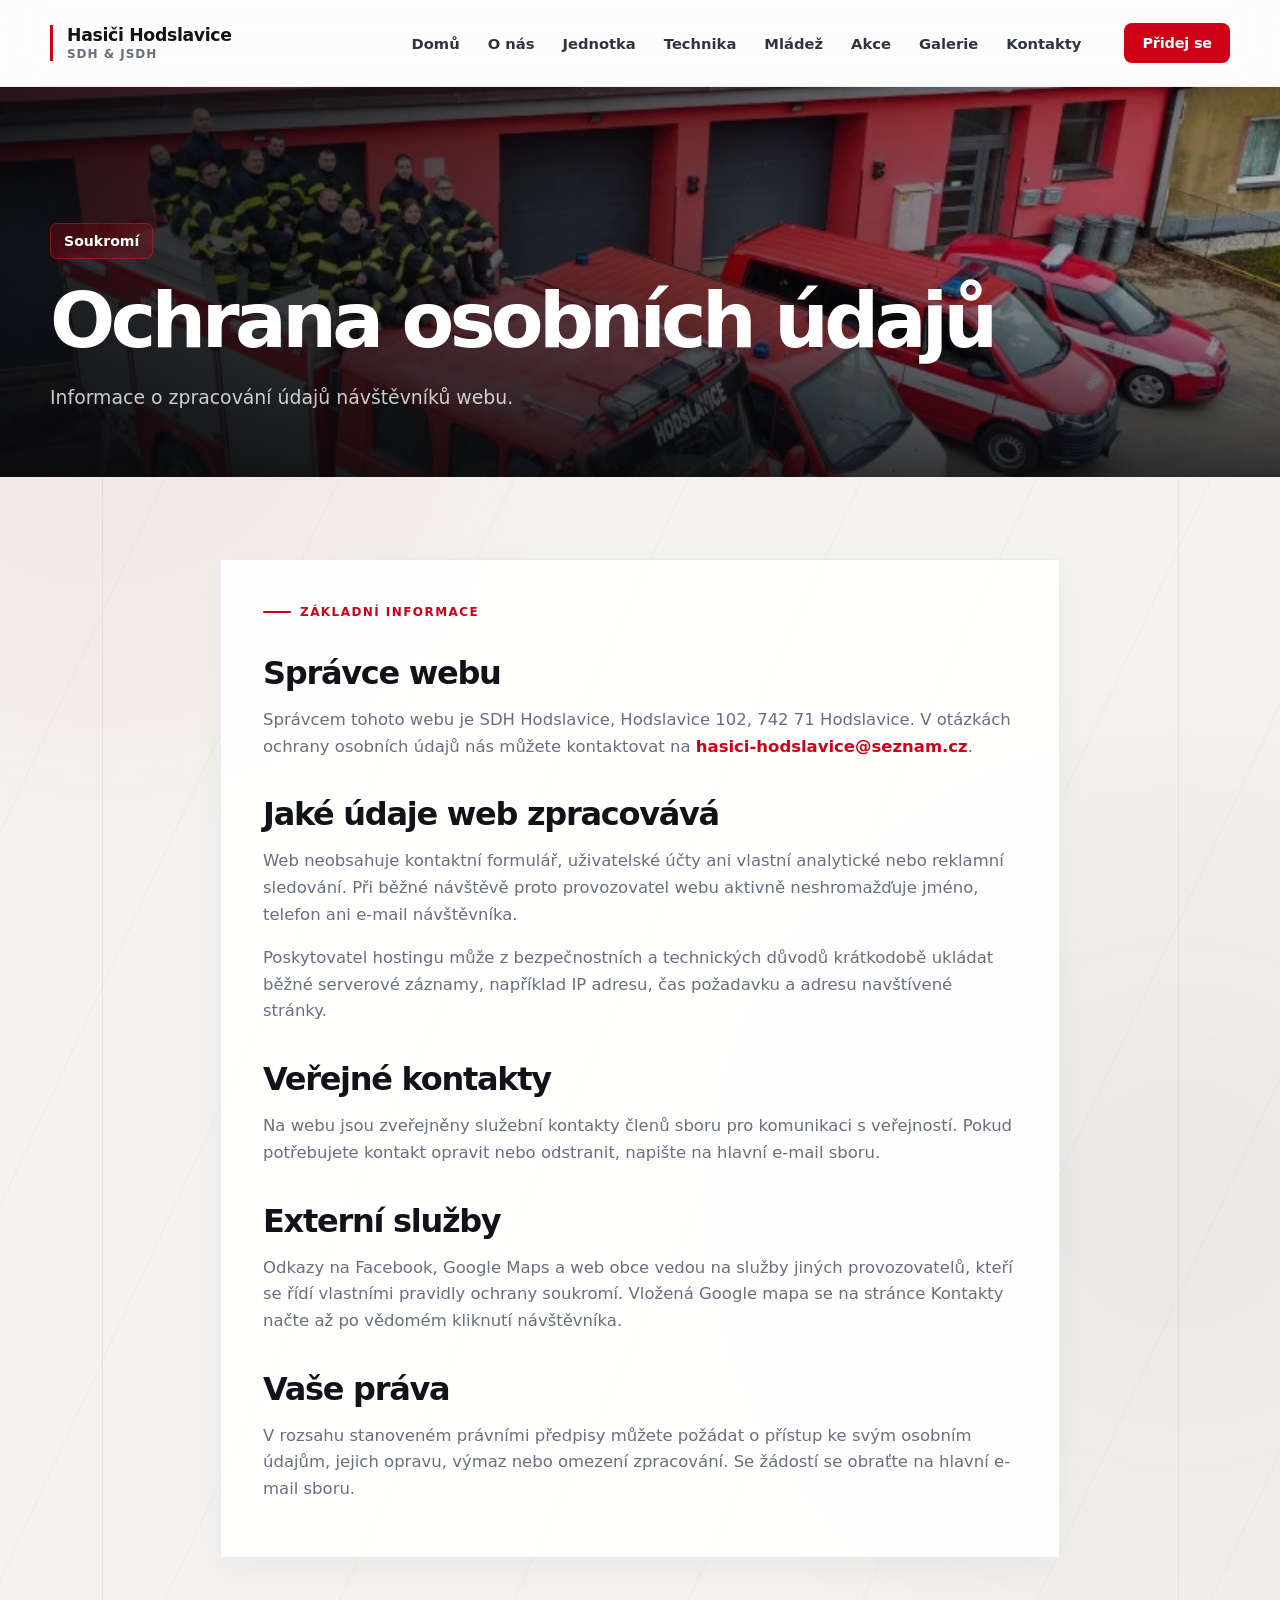
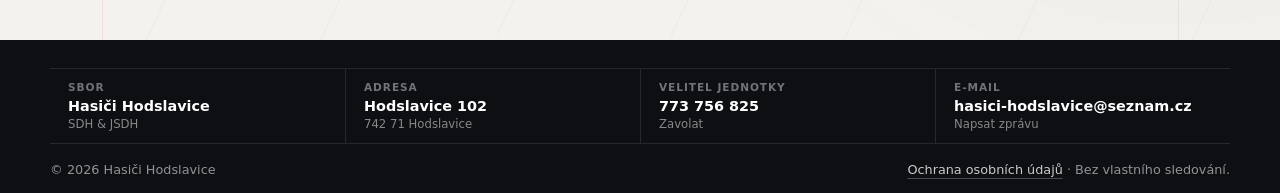
<file: hasici-aktualni/ochrana-osobnich-udaju.html>
<!doctype html>
<html lang="cs">
<head>
  <meta charset="utf-8">
  <meta name="viewport" content="width=device-width, initial-scale=1">
  <title>Ochrana osobních údajů | Hasiči Hodslavice</title>
  <meta name="description" content="Informace o ochraně osobních údajů na webu SDH a JSDH Hodslavice.">
  <meta name="theme-color" content="#d00016">
  <meta property="og:title" content="Ochrana osobních údajů | Hasiči Hodslavice">
  <meta property="og:description" content="Informace o ochraně osobních údajů na webu SDH a JSDH Hodslavice.">
  <meta property="og:type" content="website">
  <meta property="og:image" content="assets/img/og-cover.jpg">
  <link rel="icon" href="assets/img/logo.svg" type="image/svg+xml">
  <link rel="manifest" href="site.webmanifest">
  <link rel="stylesheet" href="assets/css/style.css">
</head>
<body>
  <a class="skip-link" href="#main">Přejít na obsah</a>
  <div class="topbar" role="region" aria-label="Důležité kontakty">
    <div class="container topbar__inner">
      <div class="topbar__emergency"><span class="pulse" aria-hidden="true"></span> V ohrožení volejte <a href="tel:150">150</a> nebo <a href="tel:112">112</a></div>
      <div class="topbar__links"><a href="kontakty.html">Hodslavice 102</a><a href="mailto:hasici-hodslavice@seznam.cz">hasici-hodslavice@seznam.cz</a></div>
    </div>
  </div>
  <header class="site-header" data-header>
    <div class="container nav" aria-label="Hlavní navigace">
      <a class="logo" href="index.html" aria-label="Hasiči Hodslavice domů">
        <span>Hasiči Hodslavice<small>SDH & JSDH</small></span>
      </a>
      <nav class="nav__links" data-nav><a href="index.html">Domů</a><a href="o-nas.html">O nás</a><a href="jednotka.html">Jednotka</a><a href="technika.html">Technika</a><a href="mladez.html">Mládež</a><a href="akce.html">Akce</a><a href="fotogalerie.html">Galerie</a><a href="kontakty.html">Kontakty</a><a class="nav__join" href="jednotka.html#nabor">Přidej se</a></nav>
      <a class="btn btn--primary btn--small nav__cta" href="jednotka.html#nabor">Přidej se</a>
      <button class="menu-toggle" type="button" aria-label="Otevřít menu" aria-expanded="false" data-menu-toggle><span></span><span></span><span></span></button>
    </div>
  </header>

  <main id="main">
    <section class="hero hero--sub">
      <div class="hero__media"><img src="assets/img/stanice-technika.webp" alt="Hasičská zbrojnice Hodslavice"></div>
      <div class="container hero__content"><div class="hero__badges"><span class="badge badge--red">Soukromí</span></div><h1>Ochrana osobních údajů</h1><p>Informace o zpracování údajů návštěvníků webu.</p></div>
    </section>
    <section class="section">
      <div class="container privacy-content">
        <span class="eyebrow">Základní informace</span>
        <h2>Správce webu</h2>
        <p>Správcem tohoto webu je SDH Hodslavice, Hodslavice 102, 742 71 Hodslavice. V otázkách ochrany osobních údajů nás můžete kontaktovat na <a class="text-red" href="mailto:hasici-hodslavice@seznam.cz"><strong>hasici-hodslavice@seznam.cz</strong></a>.</p>

        <h2>Jaké údaje web zpracovává</h2>
        <p>Web neobsahuje kontaktní formulář, uživatelské účty ani vlastní analytické nebo reklamní sledování. Při běžné návštěvě proto provozovatel webu aktivně neshromažďuje jméno, telefon ani e-mail návštěvníka.</p>
        <p>Poskytovatel hostingu může z bezpečnostních a technických důvodů krátkodobě ukládat běžné serverové záznamy, například IP adresu, čas požadavku a adresu navštívené stránky.</p>

        <h2>Veřejné kontakty</h2>
        <p>Na webu jsou zveřejněny služební kontakty členů sboru pro komunikaci s veřejností. Pokud potřebujete kontakt opravit nebo odstranit, napište na hlavní e-mail sboru.</p>

        <h2>Externí služby</h2>
        <p>Odkazy na Facebook, Google Maps a web obce vedou na služby jiných provozovatelů, kteří se řídí vlastními pravidly ochrany soukromí. Vložená Google mapa se na stránce Kontakty načte až po vědomém kliknutí návštěvníka.</p>

        <h2>Vaše práva</h2>
        <p>V rozsahu stanoveném právními předpisy můžete požádat o přístup ke svým osobním údajům, jejich opravu, výmaz nebo omezení zpracování. Se žádostí se obraťte na hlavní e-mail sboru.</p>
      </div>
    </section>
  </main>

  <footer class="site-footer">
    <div class="container">
      <div class="footer-info">
        <a class="footer-info__item" href="index.html">
          <span>Sbor</span><strong>Hasiči Hodslavice</strong><small>SDH &amp; JSDH</small>
        </a>
        <a class="footer-info__item" href="kontakty.html">
          <span>Adresa</span><strong>Hodslavice 102</strong><small>742 71 Hodslavice</small>
        </a>
        <a class="footer-info__item" href="tel:+420773756825">
          <span>Velitel jednotky</span><strong>773 756 825</strong><small>Zavolat</small>
        </a>
        <a class="footer-info__item" href="mailto:hasici-hodslavice@seznam.cz">
          <span>E-mail</span><strong>hasici-hodslavice@seznam.cz</strong><small>Napsat zprávu</small>
        </a>
      </div>
      <div class="footer-bottom">
        <span>© <span data-year></span> Hasiči Hodslavice</span>
        <span><a class="footer-privacy" href="ochrana-osobnich-udaju.html">Ochrana osobních údajů</a> · Bez vlastního sledování.</span>
      </div>
    </div>
  </footer>
  <script src="assets/js/main.js"></script>
</body>
</html>
</file>
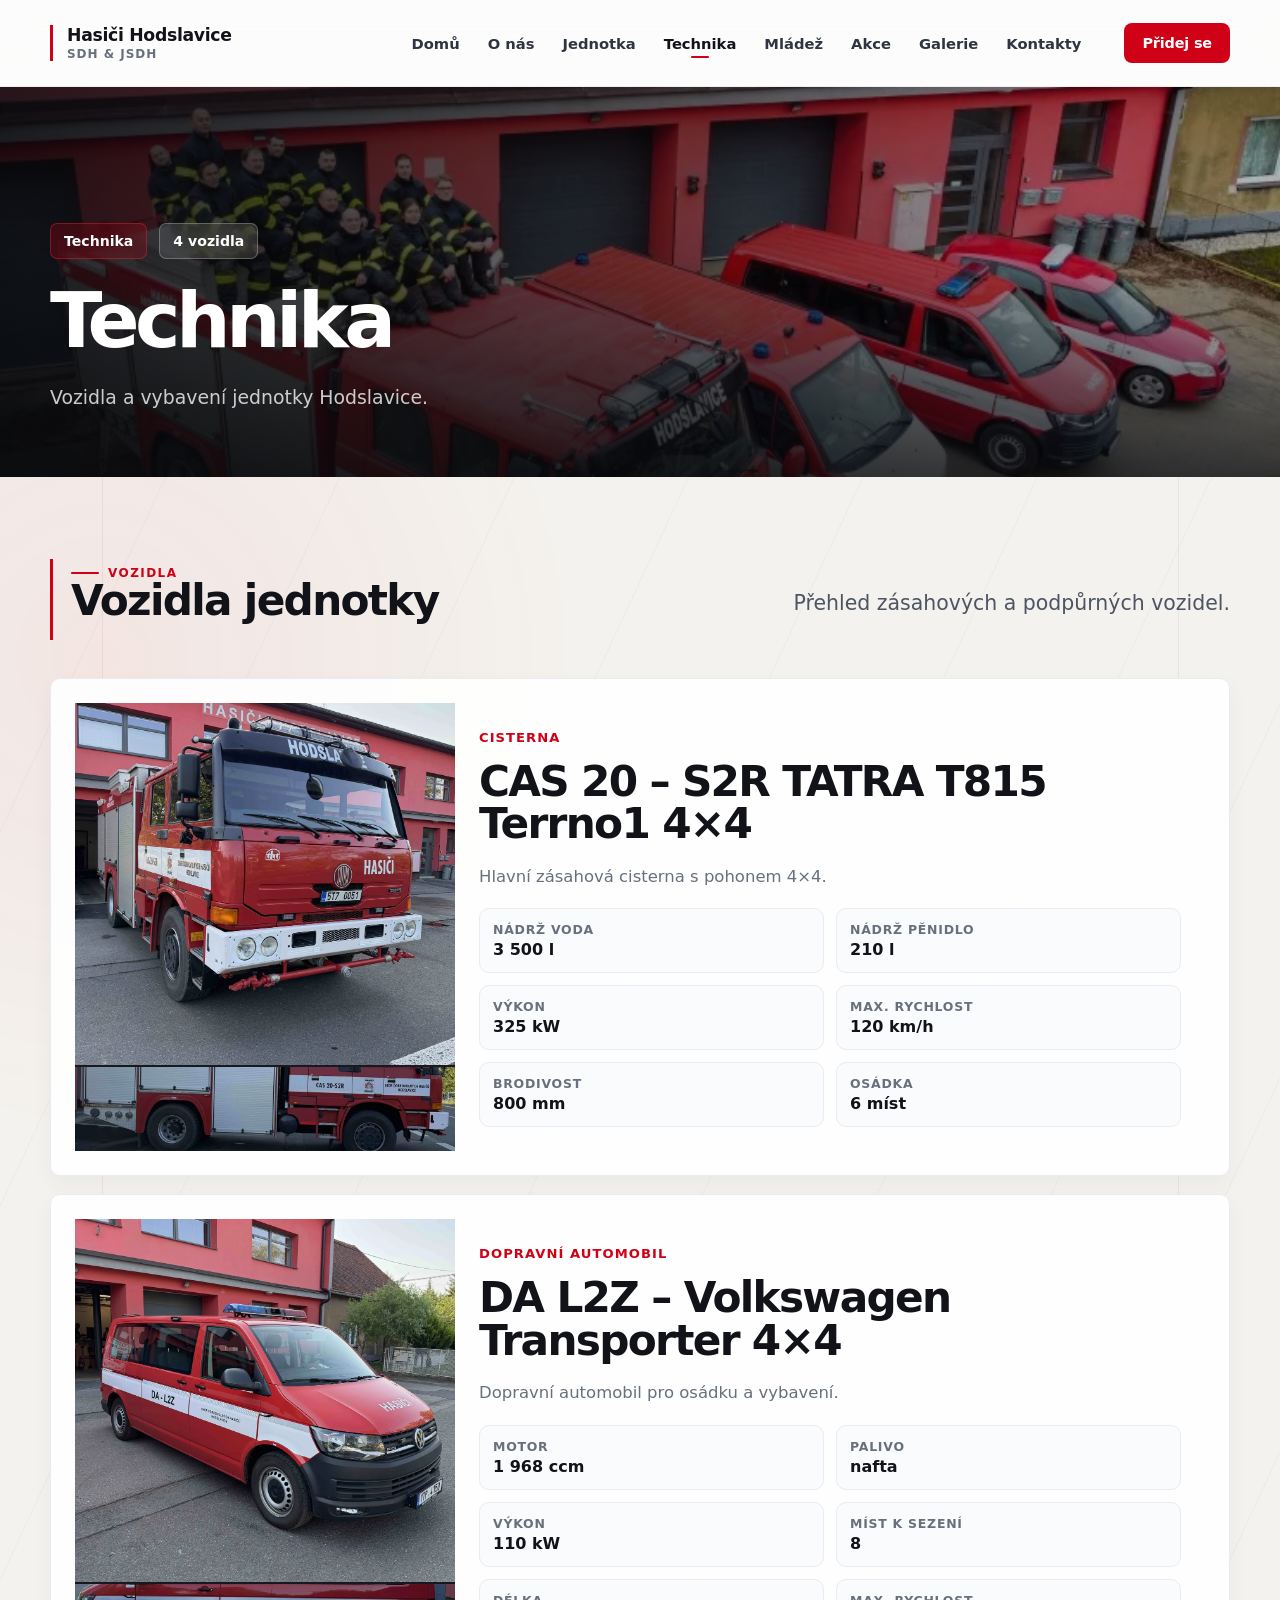
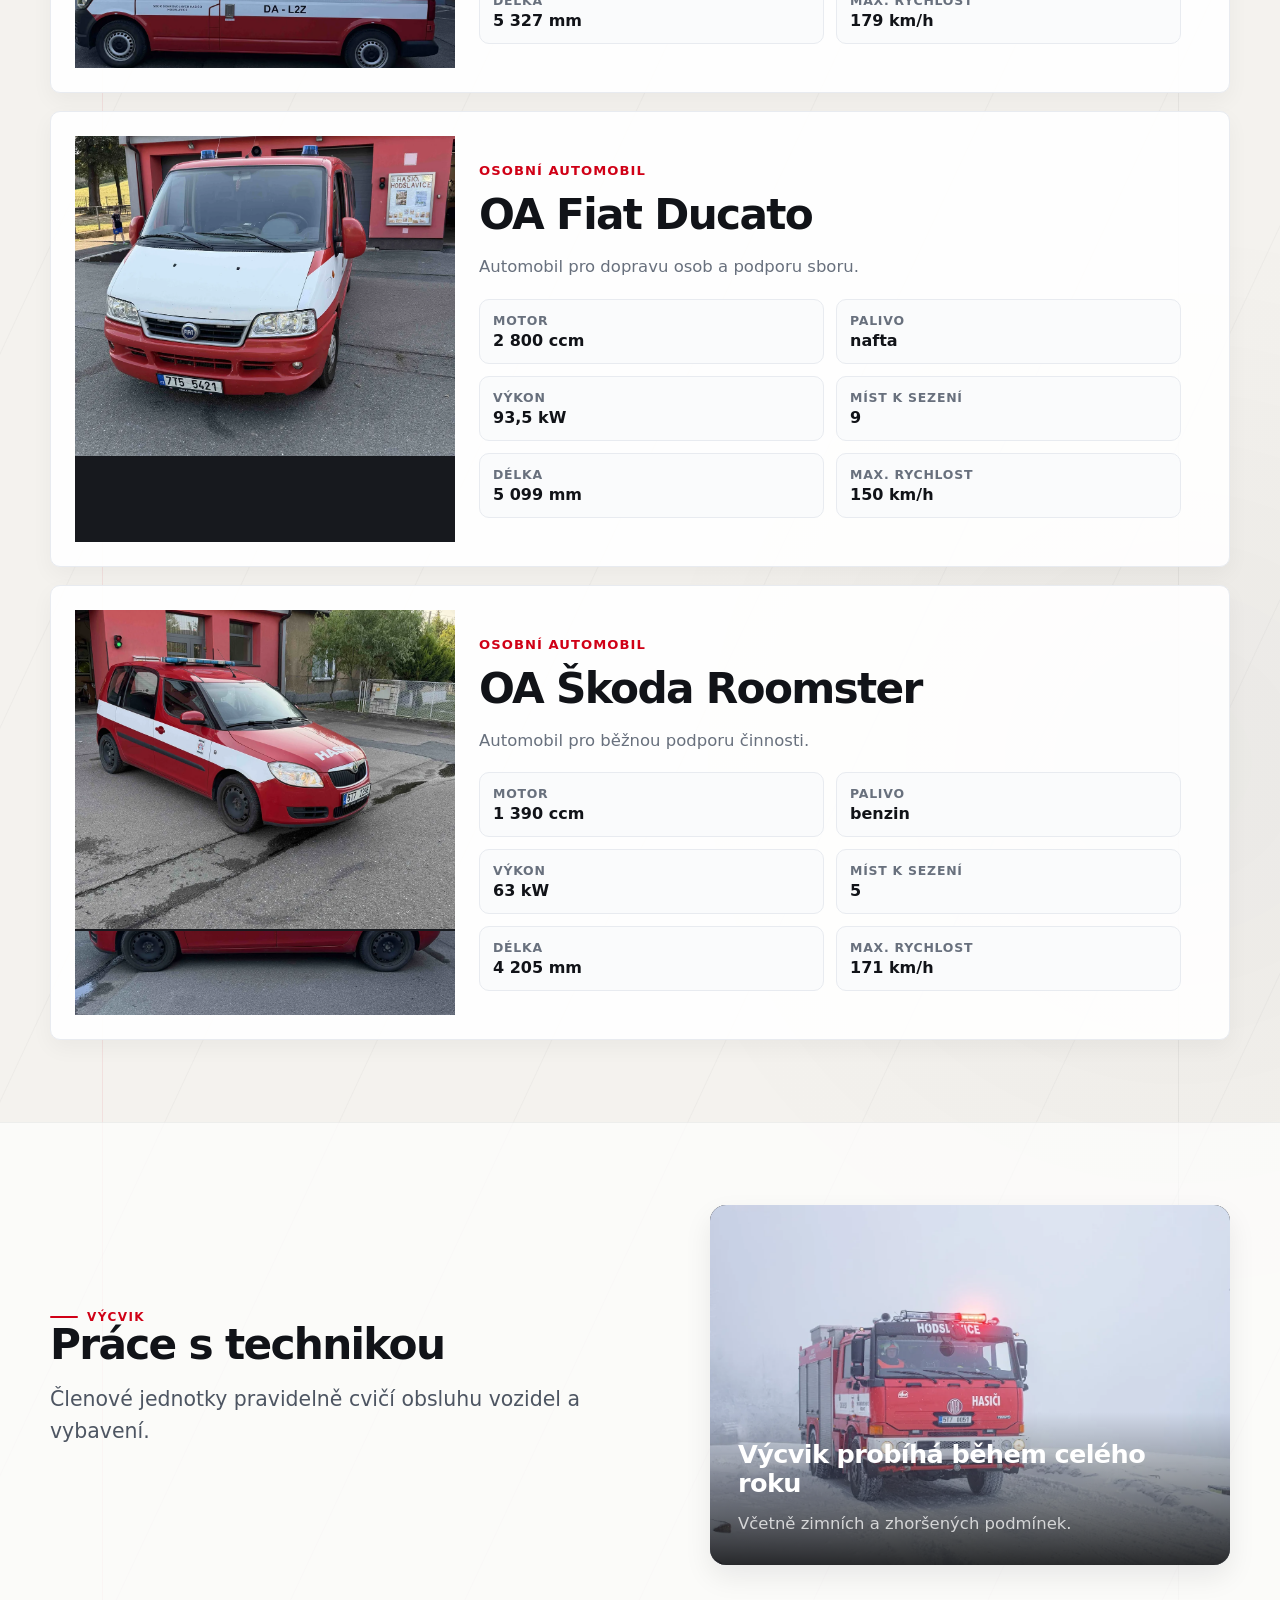
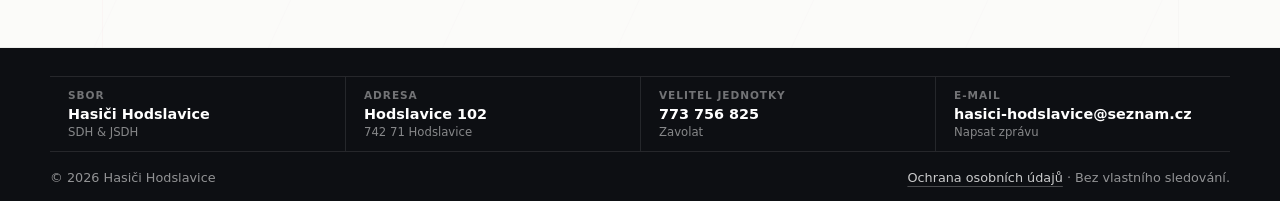
<file: hasici-aktualni/technika.html>
<!doctype html>
<html lang="cs">
<head>
  <meta charset="utf-8">
  <meta name="viewport" content="width=device-width, initial-scale=1">
  <title>Technika | Hasiči Hodslavice</title>
  <meta name="description" content="Zásahová technika JSDH Hodslavice: CAS 20 Tatra, Volkswagen Transporter, Fiat Ducato a Škoda Roomster.">
  <meta name="theme-color" content="#d00016">
  <meta property="og:title" content="Technika | Hasiči Hodslavice">
  <meta property="og:description" content="Zásahová technika JSDH Hodslavice: CAS 20 Tatra, Volkswagen Transporter, Fiat Ducato a Škoda Roomster.">
  <meta property="og:type" content="website">
  <meta property="og:image" content="assets/img/og-cover.jpg">
  <link rel="icon" href="assets/img/logo.svg" type="image/svg+xml">
  <link rel="manifest" href="site.webmanifest">
  <link rel="stylesheet" href="assets/css/style.css">
  
</head>
<body>

    <a class="skip-link" href="#main">Přejít na obsah</a>
    <div class="topbar" role="region" aria-label="Důležité kontakty">
      <div class="container topbar__inner">
        <div class="topbar__emergency"><span class="pulse" aria-hidden="true"></span> V ohrožení volejte <a href="tel:150">150</a> nebo <a href="tel:112">112</a></div>
        <div class="topbar__links"><a href="kontakty.html">Hodslavice 102</a><a href="mailto:hasici-hodslavice@seznam.cz">hasici-hodslavice@seznam.cz</a></div>
      </div>
    </div>
    <header class="site-header" data-header>
      <div class="container nav" aria-label="Hlavní navigace">
        <a class="logo" href="index.html" aria-label="Hasiči Hodslavice domů">
          <span>Hasiči Hodslavice<small>SDH & JSDH</small></span>
        </a>
        <nav class="nav__links" data-nav><a href="index.html">Domů</a><a href="o-nas.html">O nás</a><a href="jednotka.html">Jednotka</a><a href="technika.html">Technika</a><a href="mladez.html">Mládež</a><a href="akce.html">Akce</a><a href="fotogalerie.html">Galerie</a><a href="kontakty.html">Kontakty</a><a class="nav__join" href="jednotka.html#nabor">Přidej se</a></nav>
        <a class="btn btn--primary btn--small nav__cta" href="jednotka.html#nabor">Přidej se</a>
        <button class="menu-toggle" type="button" aria-label="Otevřít menu" aria-expanded="false" data-menu-toggle><span></span><span></span><span></span></button>
      </div>
    </header>
    
<main id="main">

<section class="hero hero--sub"><div class="hero__media"><img src="assets/img/stanice-technika.webp" alt="Technika Hasičů Hodslavice před zbrojnicí" fetchpriority="high"></div><div class="container hero__content"><div class="hero__badges"><span class="badge badge--red">Technika</span><span class="badge">4 vozidla</span></div><h1>Technika</h1><p>Vozidla a vybavení jednotky Hodslavice.</p></div></section>
<section class="section">
  <div class="container">
    <div class="section__head reveal"><div><span class="eyebrow">Vozidla</span><h2>Vozidla jednotky</h2></div><p class="lead">Přehled zásahových a podpůrných vozidel.</p></div>
    <div class="grid">
      <article class="card vehicle reveal">
        <div class="vehicle__photos">
          <button class="vehicle__photo vehicle__photo--main" type="button" aria-label="Zvětšit fotografii cisterny CAS 20 zepředu" data-lightbox-src="assets/img/technika/cas20-front.webp" data-lightbox-alt="CAS 20 Tatra T815 Terrno1 před zbrojnicí" data-lightbox-group="cas20"><img src="assets/img/technika/cas20-front.webp" alt="CAS 20 Tatra T815 Terrno1 před zbrojnicí" loading="lazy" decoding="async"></button>
          <button class="vehicle__photo vehicle__photo--detail" type="button" aria-label="Zvětšit boční fotografii cisterny CAS 20" data-lightbox-src="assets/img/technika/cas20-side.webp" data-lightbox-alt="Boční pohled na CAS 20 Tatra T815 Terrno1" data-lightbox-group="cas20"><img src="assets/img/technika/cas20-side.webp" alt="Boční pohled na CAS 20 Tatra T815 Terrno1" loading="lazy" decoding="async"></button>
        </div>
        <div class="vehicle__body"><div class="card__meta">Cisterna</div><h2>CAS 20 – S2R TATRA T815 Terrno1 4×4</h2><p>Hlavní zásahová cisterna s pohonem 4×4.</p><div class="specs"><div class="spec"><span>Nádrž voda</span><strong>3 500 l</strong></div><div class="spec"><span>Nádrž pěnidlo</span><strong>210 l</strong></div><div class="spec"><span>Výkon</span><strong>325 kW</strong></div><div class="spec"><span>Max. rychlost</span><strong>120 km/h</strong></div><div class="spec"><span>Brodivost</span><strong>800 mm</strong></div><div class="spec"><span>Osádka</span><strong>6 míst</strong></div></div></div>
      </article>
      <article class="card vehicle reveal">
        <div class="vehicle__photos">
          <button class="vehicle__photo vehicle__photo--main" type="button" aria-label="Zvětšit fotografii vozu Volkswagen Transporter" data-lightbox-src="assets/img/technika/vw-transporter-front.webp" data-lightbox-alt="Volkswagen Transporter DA-L2Z před zbrojnicí" data-lightbox-group="vw-transporter"><img src="assets/img/technika/vw-transporter-front.webp" alt="Volkswagen Transporter DA-L2Z před zbrojnicí" loading="lazy" decoding="async"></button>
          <button class="vehicle__photo vehicle__photo--detail" type="button" aria-label="Zvětšit boční fotografii vozu Volkswagen Transporter" data-lightbox-src="assets/img/technika/vw-transporter-side.webp" data-lightbox-alt="Boční pohled na Volkswagen Transporter DA-L2Z" data-lightbox-group="vw-transporter"><img src="assets/img/technika/vw-transporter-side.webp" alt="Boční pohled na Volkswagen Transporter DA-L2Z" loading="lazy" decoding="async"></button>
        </div>
        <div class="vehicle__body"><div class="card__meta">Dopravní automobil</div><h2>DA L2Z – Volkswagen Transporter 4×4</h2><p>Dopravní automobil pro osádku a vybavení.</p><div class="specs"><div class="spec"><span>Motor</span><strong>1 968 ccm</strong></div><div class="spec"><span>Palivo</span><strong>nafta</strong></div><div class="spec"><span>Výkon</span><strong>110 kW</strong></div><div class="spec"><span>Míst k sezení</span><strong>8</strong></div><div class="spec"><span>Délka</span><strong>5 327 mm</strong></div><div class="spec"><span>Max. rychlost</span><strong>179 km/h</strong></div></div></div>
      </article>
      <article class="card vehicle reveal">
        <div class="vehicle__photos">
          <button class="vehicle__photo vehicle__photo--main" type="button" aria-label="Zvětšit fotografii vozu Fiat Ducato" data-lightbox-src="assets/img/technika/fiat-ducato-front.webp" data-lightbox-alt="Fiat Ducato před zbrojnicí Hodslavice" data-lightbox-group="fiat-ducato"><img src="assets/img/technika/fiat-ducato-front.webp" alt="Fiat Ducato před zbrojnicí Hodslavice" loading="lazy" decoding="async"></button>
          <button class="vehicle__photo vehicle__photo--detail" type="button" aria-label="Zvětšit boční fotografii vozu Fiat Ducato" data-lightbox-src="assets/img/technika/fiat-ducato-side.webp" data-lightbox-alt="Boční pohled na Fiat Ducato" data-lightbox-group="fiat-ducato"><img src="assets/img/technika/fiat-ducato-side.webp" alt="Boční pohled na Fiat Ducato" loading="lazy" decoding="async"></button>
        </div>
        <div class="vehicle__body"><div class="card__meta">Osobní automobil</div><h2>OA Fiat Ducato</h2><p>Automobil pro dopravu osob a podporu sboru.</p><div class="specs"><div class="spec"><span>Motor</span><strong>2 800 ccm</strong></div><div class="spec"><span>Palivo</span><strong>nafta</strong></div><div class="spec"><span>Výkon</span><strong>93,5 kW</strong></div><div class="spec"><span>Míst k sezení</span><strong>9</strong></div><div class="spec"><span>Délka</span><strong>5 099 mm</strong></div><div class="spec"><span>Max. rychlost</span><strong>150 km/h</strong></div></div></div>
      </article>
      <article class="card vehicle reveal">
        <div class="vehicle__photos">
          <button class="vehicle__photo vehicle__photo--main" type="button" aria-label="Zvětšit fotografii vozu Škoda Roomster" data-lightbox-src="assets/img/technika/skoda-roomster-front.webp" data-lightbox-alt="Škoda Roomster před zbrojnicí Hodslavice" data-lightbox-group="skoda-roomster"><img src="assets/img/technika/skoda-roomster-front.webp" alt="Škoda Roomster před zbrojnicí Hodslavice" loading="lazy" decoding="async"></button>
          <button class="vehicle__photo vehicle__photo--detail" type="button" aria-label="Zvětšit boční fotografii vozu Škoda Roomster" data-lightbox-src="assets/img/technika/skoda-roomster-side.webp" data-lightbox-alt="Boční pohled na Škoda Roomster" data-lightbox-group="skoda-roomster"><img src="assets/img/technika/skoda-roomster-side.webp" alt="Boční pohled na Škoda Roomster" loading="lazy" decoding="async"></button>
        </div>
        <div class="vehicle__body"><div class="card__meta">Osobní automobil</div><h2>OA Škoda Roomster</h2><p>Automobil pro běžnou podporu činnosti.</p><div class="specs"><div class="spec"><span>Motor</span><strong>1 390 ccm</strong></div><div class="spec"><span>Palivo</span><strong>benzin</strong></div><div class="spec"><span>Výkon</span><strong>63 kW</strong></div><div class="spec"><span>Míst k sezení</span><strong>5</strong></div><div class="spec"><span>Délka</span><strong>4 205 mm</strong></div><div class="spec"><span>Max. rychlost</span><strong>171 km/h</strong></div></div></div>
      </article>
    </div>
  </div>
</section>
<section class="section section--soft"><div class="container split"><div class="reveal"><span class="eyebrow">Výcvik</span><h2>Práce s technikou</h2><p class="lead">Členové jednotky pravidelně cvičí obsluhu vozidel a vybavení.</p></div><div class="media-card reveal"><img src="assets/img/zimni-vyjezd.webp" alt="CAS 20 v zimním počasí"><div class="media-card__body"><h3>Výcvik probíhá během celého roku</h3><p>Včetně zimních a zhoršených podmínek.</p></div></div></div></section>

</main>

    <footer class="site-footer">
      <div class="container">
        <div class="footer-info">
          <a class="footer-info__item" href="index.html">
            <span>Sbor</span><strong>Hasiči Hodslavice</strong><small>SDH &amp; JSDH</small>
          </a>
          <a class="footer-info__item" href="kontakty.html">
            <span>Adresa</span><strong>Hodslavice 102</strong><small>742 71 Hodslavice</small>
          </a>
          <a class="footer-info__item" href="tel:+420773756825">
            <span>Velitel jednotky</span><strong>773 756 825</strong><small>Zavolat</small>
          </a>
          <a class="footer-info__item" href="mailto:hasici-hodslavice@seznam.cz">
            <span>E-mail</span><strong>hasici-hodslavice@seznam.cz</strong><small>Napsat zprávu</small>
          </a>
        </div>
        <div class="footer-bottom">
          <span>© <span data-year></span> Hasiči Hodslavice</span>
          <span><a class="footer-privacy" href="ochrana-osobnich-udaju.html">Ochrana osobních údajů</a> · Bez vlastního sledování.</span>
        </div>
      </div>
    </footer>
    <div class="lightbox" data-lightbox aria-modal="true" aria-hidden="true" role="dialog" aria-label="Zvětšená fotografie">
      <button class="lightbox__close btn btn--light btn--small" type="button" data-lightbox-close>Zavřít</button>
      <button class="lightbox__nav lightbox__nav--prev" type="button" data-lightbox-prev aria-label="Předchozí fotografie">‹</button>
      <img alt="">
      <button class="lightbox__nav lightbox__nav--next" type="button" data-lightbox-next aria-label="Další fotografie">›</button>
      <div class="lightbox__counter" data-lightbox-counter></div>
    </div>
    <script src="assets/js/main.js"></script>
    

</body>
</html>
</file>
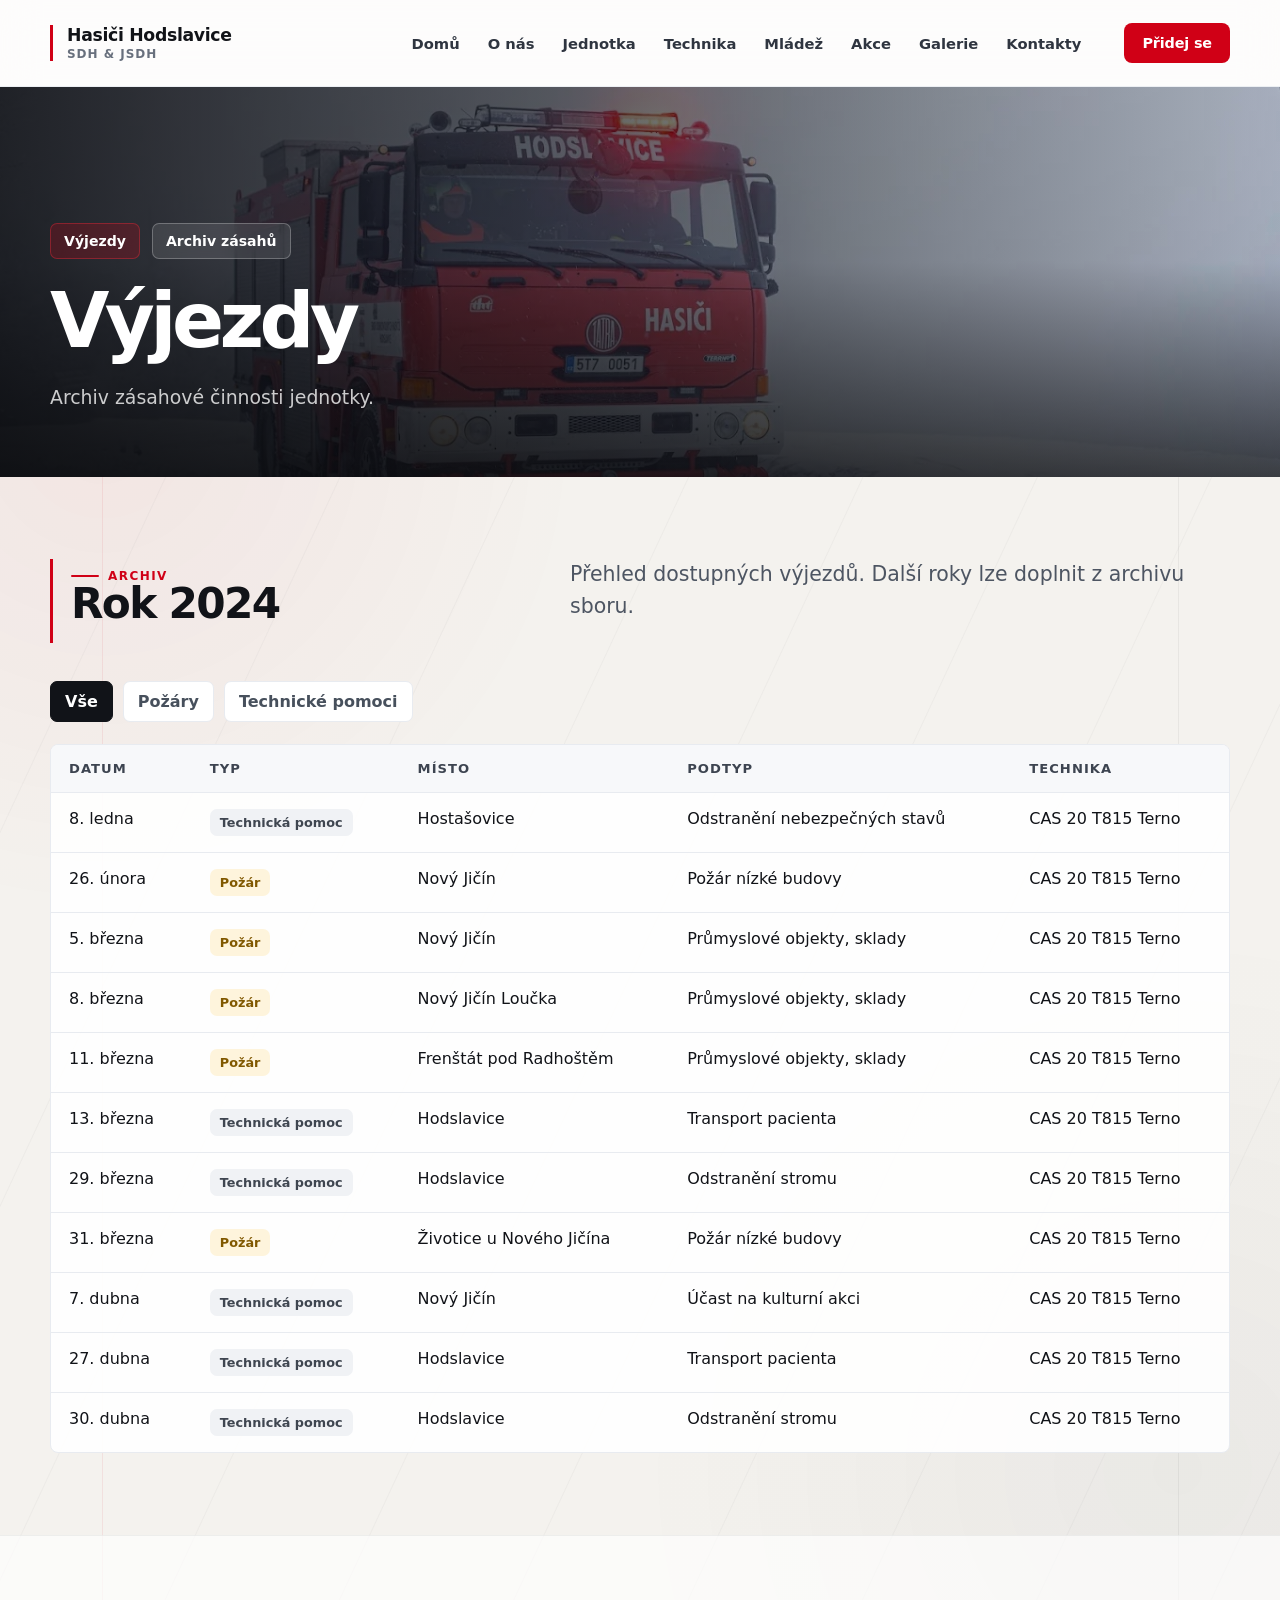
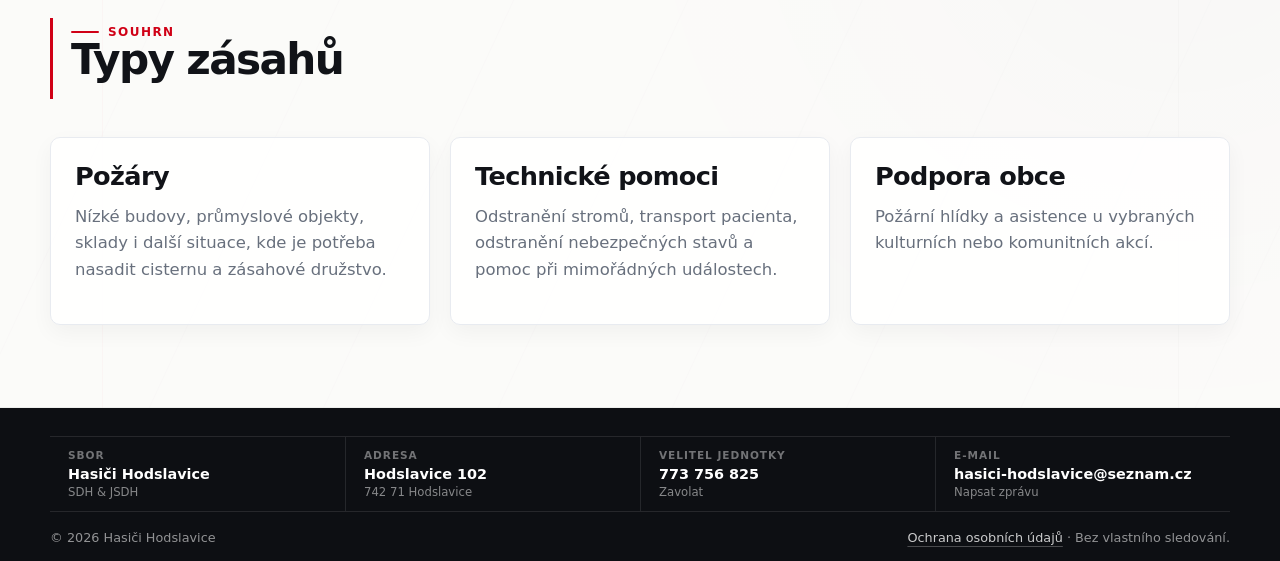
<file: hasici-aktualni/vyjezdy.html>
<!doctype html>
<html lang="cs">
<head>
  <meta charset="utf-8">
  <meta name="viewport" content="width=device-width, initial-scale=1">
  <title>Výjezdy | Hasiči Hodslavice</title>
  <meta name="description" content="Archiv výjezdů JSDH Hodslavice, technické pomoci, požáry a zásahy.">
  <meta name="theme-color" content="#d00016">
  <meta property="og:title" content="Výjezdy | Hasiči Hodslavice">
  <meta property="og:description" content="Archiv výjezdů JSDH Hodslavice, technické pomoci, požáry a zásahy.">
  <meta property="og:type" content="website">
  <meta property="og:image" content="assets/img/og-cover.jpg">
  <link rel="icon" href="assets/img/logo.svg" type="image/svg+xml">
  <link rel="manifest" href="site.webmanifest">
  <link rel="stylesheet" href="assets/css/style.css">
  
</head>
<body>

    <a class="skip-link" href="#main">Přejít na obsah</a>
    <div class="topbar" role="region" aria-label="Důležité kontakty">
      <div class="container topbar__inner">
        <div class="topbar__emergency"><span class="pulse" aria-hidden="true"></span> V ohrožení volejte <a href="tel:150">150</a> nebo <a href="tel:112">112</a></div>
        <div class="topbar__links"><a href="kontakty.html">Hodslavice 102</a><a href="mailto:hasici-hodslavice@seznam.cz">hasici-hodslavice@seznam.cz</a></div>
      </div>
    </div>
    <header class="site-header" data-header>
      <div class="container nav" aria-label="Hlavní navigace">
        <a class="logo" href="index.html" aria-label="Hasiči Hodslavice domů">
          <span>Hasiči Hodslavice<small>SDH & JSDH</small></span>
        </a>
        <nav class="nav__links" data-nav><a href="index.html">Domů</a><a href="o-nas.html">O nás</a><a href="jednotka.html">Jednotka</a><a href="technika.html">Technika</a><a href="mladez.html">Mládež</a><a href="akce.html">Akce</a><a href="fotogalerie.html">Galerie</a><a href="kontakty.html">Kontakty</a><a class="nav__join" href="jednotka.html#nabor">Přidej se</a></nav>
        <a class="btn btn--primary btn--small nav__cta" href="jednotka.html#nabor">Přidej se</a>
        <button class="menu-toggle" type="button" aria-label="Otevřít menu" aria-expanded="false" data-menu-toggle><span></span><span></span><span></span></button>
      </div>
    </header>
    
<main id="main">

<section class="hero hero--sub"><div class="hero__media"><img src="assets/img/zimni-vyjezd.webp" alt="Zimní výjezd JSDH Hodslavice"></div><div class="container hero__content"><div class="hero__badges"><span class="badge badge--red">Výjezdy</span><span class="badge">Archiv zásahů</span></div><h1>Výjezdy</h1><p>Archiv zásahové činnosti jednotky.</p></div></section>
<section class="section">
  <div class="container">
    <div class="section__head reveal"><div><span class="eyebrow">Archiv</span><h2>Rok 2024</h2></div><p class="lead">Přehled dostupných výjezdů. Další roky lze doplnit z archivu sboru.</p></div>
    <div class="filters reveal" data-filter-group><button class="filter-btn is-active" data-incident-filter="all">Vše</button><button class="filter-btn" data-incident-filter="pozar">Požáry</button><button class="filter-btn" data-incident-filter="pomoc">Technické pomoci</button></div>
    <div class="table-wrap reveal"><table class="table--incidents"><thead><tr><th>Datum</th><th>Typ</th><th>Místo</th><th>Podtyp</th><th>Technika</th></tr></thead><tbody><tr data-incident-row="pomoc"><td>8. ledna</td><td><span class="pill pill--soft">Technická pomoc</span></td><td>Hostašovice</td><td>Odstranění nebezpečných stavů</td><td>CAS 20 T815 Terno</td></tr><tr data-incident-row="pozar"><td>26. února</td><td><span class="pill pill--gold">Požár</span></td><td>Nový Jičín</td><td>Požár nízké budovy</td><td>CAS 20 T815 Terno</td></tr><tr data-incident-row="pozar"><td>5. března</td><td><span class="pill pill--gold">Požár</span></td><td>Nový Jičín</td><td>Průmyslové objekty, sklady</td><td>CAS 20 T815 Terno</td></tr><tr data-incident-row="pozar"><td>8. března</td><td><span class="pill pill--gold">Požár</span></td><td>Nový Jičín Loučka</td><td>Průmyslové objekty, sklady</td><td>CAS 20 T815 Terno</td></tr><tr data-incident-row="pozar"><td>11. března</td><td><span class="pill pill--gold">Požár</span></td><td>Frenštát pod Radhoštěm</td><td>Průmyslové objekty, sklady</td><td>CAS 20 T815 Terno</td></tr><tr data-incident-row="pomoc"><td>13. března</td><td><span class="pill pill--soft">Technická pomoc</span></td><td>Hodslavice</td><td>Transport pacienta</td><td>CAS 20 T815 Terno</td></tr><tr data-incident-row="pomoc"><td>29. března</td><td><span class="pill pill--soft">Technická pomoc</span></td><td>Hodslavice</td><td>Odstranění stromu</td><td>CAS 20 T815 Terno</td></tr><tr data-incident-row="pozar"><td>31. března</td><td><span class="pill pill--gold">Požár</span></td><td>Životice u Nového Jičína</td><td>Požár nízké budovy</td><td>CAS 20 T815 Terno</td></tr><tr data-incident-row="pomoc"><td>7. dubna</td><td><span class="pill pill--soft">Technická pomoc</span></td><td>Nový Jičín</td><td>Účast na kulturní akci</td><td>CAS 20 T815 Terno</td></tr><tr data-incident-row="pomoc"><td>27. dubna</td><td><span class="pill pill--soft">Technická pomoc</span></td><td>Hodslavice</td><td>Transport pacienta</td><td>CAS 20 T815 Terno</td></tr><tr data-incident-row="pomoc"><td>30. dubna</td><td><span class="pill pill--soft">Technická pomoc</span></td><td>Hodslavice</td><td>Odstranění stromu</td><td>CAS 20 T815 Terno</td></tr></tbody></table></div>
    
  </div>
</section>
<section class="section section--soft">
  <div class="container">
    <div class="section__head reveal"><div><span class="eyebrow">Souhrn</span><h2>Typy zásahů</h2></div></div>
    <div class="grid grid--3">
      <div class="card reveal"><div class="card__icon">🔥</div><h3>Požáry</h3><p>Nízké budovy, průmyslové objekty, sklady i další situace, kde je potřeba nasadit cisternu a zásahové družstvo.</p></div>
      <div class="card reveal"><div class="card__icon">🌲</div><h3>Technické pomoci</h3><p>Odstranění stromů, transport pacienta, odstranění nebezpečných stavů a pomoc při mimořádných událostech.</p></div>
      <div class="card reveal"><div class="card__icon">🏘️</div><h3>Podpora obce</h3><p>Požární hlídky a asistence u vybraných kulturních nebo komunitních akcí.</p></div>
    </div>
  </div>
</section>

</main>

    <footer class="site-footer">
      <div class="container">
        <div class="footer-info">
          <a class="footer-info__item" href="index.html">
            <span>Sbor</span><strong>Hasiči Hodslavice</strong><small>SDH &amp; JSDH</small>
          </a>
          <a class="footer-info__item" href="kontakty.html">
            <span>Adresa</span><strong>Hodslavice 102</strong><small>742 71 Hodslavice</small>
          </a>
          <a class="footer-info__item" href="tel:+420773756825">
            <span>Velitel jednotky</span><strong>773 756 825</strong><small>Zavolat</small>
          </a>
          <a class="footer-info__item" href="mailto:hasici-hodslavice@seznam.cz">
            <span>E-mail</span><strong>hasici-hodslavice@seznam.cz</strong><small>Napsat zprávu</small>
          </a>
        </div>
        <div class="footer-bottom">
          <span>© <span data-year></span> Hasiči Hodslavice</span>
          <span><a class="footer-privacy" href="ochrana-osobnich-udaju.html">Ochrana osobních údajů</a> · Bez vlastního sledování.</span>
        </div>
      </div>
    </footer>
    <div class="lightbox" data-lightbox aria-modal="true" aria-hidden="true" role="dialog" aria-label="Zvětšená fotografie">
      <button class="lightbox__close btn btn--light btn--small" type="button" data-lightbox-close>Zavřít</button>
      <button class="lightbox__nav lightbox__nav--prev" type="button" data-lightbox-prev aria-label="Předchozí fotografie">‹</button>
      <img alt="">
      <button class="lightbox__nav lightbox__nav--next" type="button" data-lightbox-next aria-label="Další fotografie">›</button>
      <div class="lightbox__counter" data-lightbox-counter></div>
    </div>
    <script src="assets/js/main.js"></script>
    

</body>
</html>
</file>
<file: hasici-aktualni/assets/css/style.css>
/*
  Hasiči Hodslavice — moderní statický web
  Struktura: root HTML stránky + assets/css + assets/js + assets/img + assets/gallery
*/
:root{
  --red:#d00016;
  --red-2:#ff2f3d;
  --red-dark:#8b0010;
  --gold:#ffd166;
  --ink:#111318;
  --ink-2:#1a1d24;
  --muted:#68707d;
  --line:#e8ebf0;
  --paper:#ffffff;
  --soft:#f5f6f8;
  --soft-2:#eceff3;
  --success:#1f8f57;
  --shadow:0 22px 70px rgba(16,17,22,.12);
  --shadow-soft:0 14px 40px rgba(16,17,22,.08);
  --radius:26px;
  --radius-sm:16px;
  --max:1180px;
  --header:86px;
  color-scheme:light;
}
*{box-sizing:border-box}
html{scroll-behavior:smooth}
body{
  margin:0;
  font-family:Inter,ui-sans-serif,system-ui,-apple-system,BlinkMacSystemFont,"Segoe UI",Roboto,"Helvetica Neue",Arial,"Noto Sans",sans-serif;
  color:var(--ink);
  background:var(--paper);
  text-rendering:optimizeLegibility;
  -webkit-font-smoothing:antialiased;
}
body.menu-open{overflow:hidden}
a{color:inherit;text-decoration:none}
img{max-width:100%;display:block}
button,input,textarea,select{font:inherit}
::selection{background:rgba(208,0,22,.18)}
.skip-link{
  position:absolute;left:-999px;top:12px;background:var(--ink);color:#fff;padding:12px 16px;z-index:999;border-radius:12px
}
.skip-link:focus{left:12px}
.container{width:min(var(--max),calc(100% - 40px));margin-inline:auto}
.section{padding:96px 0}
.section--soft{background:linear-gradient(180deg,#fff 0%,var(--soft) 100%)}
.section--dark{background:var(--ink);color:#fff;position:relative;overflow:hidden}
.section--dark:before{content:"";position:absolute;inset:-20% -10%;background:radial-gradient(circle at 75% 20%,rgba(255,47,61,.18),transparent 32%),radial-gradient(circle at 15% 85%,rgba(255,209,102,.12),transparent 30%);pointer-events:none}
.section--dark>.container{position:relative}
.section__head{display:flex;justify-content:space-between;align-items:end;gap:28px;margin-bottom:38px}
.eyebrow{
  display:inline-flex;align-items:center;gap:9px;
  font-weight:800;letter-spacing:.12em;text-transform:uppercase;font-size:.75rem;color:var(--red);
}
.eyebrow:before{content:"";width:28px;height:2px;border-radius:99px;background:currentColor}
h1,h2,h3,h4,p{margin-top:0}
h1{font-size:clamp(3rem,8vw,6.7rem);line-height:.88;letter-spacing:-.075em;margin-bottom:24px}
h2{font-size:clamp(2rem,4vw,4rem);line-height:1;letter-spacing:-.045em;margin-bottom:18px}
h3{font-size:clamp(1.22rem,2vw,1.7rem);line-height:1.15;letter-spacing:-.025em;margin-bottom:12px}
h4{font-size:1.02rem;margin-bottom:8px}
p{line-height:1.72;color:var(--muted);font-size:1.03rem}
.lead{font-size:clamp(1.08rem,1.8vw,1.28rem);line-height:1.65;color:#4d5562;max-width:760px}
.section--dark p,.section--dark .lead{color:rgba(255,255,255,.75)}
.kicker{font-size:.88rem;line-height:1.5;color:var(--muted)}
.hr{height:1px;background:var(--line);margin:34px 0}
.text-red{color:var(--red)}
.text-gold{color:var(--gold)}
.nowrap{white-space:nowrap}
/* Top emergency strip */
.topbar{background:#090a0d;color:#fff;font-size:.9rem;position:relative;z-index:80}
.topbar__inner{height:42px;display:flex;align-items:center;justify-content:space-between;gap:18px}
.topbar__emergency{display:flex;align-items:center;gap:10px;font-weight:800}
.pulse{width:9px;height:9px;border-radius:999px;background:var(--red-2);box-shadow:0 0 0 0 rgba(255,47,61,.75);animation:pulse 1.8s infinite}
@keyframes pulse{70%{box-shadow:0 0 0 12px rgba(255,47,61,0)}100%{box-shadow:0 0 0 0 rgba(255,47,61,0)}}
.topbar__links{display:flex;gap:18px;color:rgba(255,255,255,.78)}
.topbar__links a:hover{color:#fff}
/* Header */
.site-header{position:sticky;top:0;background:rgba(255,255,255,.82);backdrop-filter:blur(18px);border-bottom:1px solid rgba(232,235,240,.8);z-index:70;transition:box-shadow .25s,background .25s}
.site-header.is-scrolled{box-shadow:0 10px 30px rgba(16,17,22,.08);background:rgba(255,255,255,.94)}
.nav{height:var(--header);display:flex;align-items:center;justify-content:space-between;gap:22px}
.logo{display:flex;align-items:center;gap:12px;min-width:max-content;font-weight:900;letter-spacing:-.02em}
.logo img{width:46px;height:46px;border-radius:14px;box-shadow:0 10px 30px rgba(208,0,22,.22)}
.logo span{display:block;font-size:1.08rem}
.logo small{display:block;color:var(--muted);font-weight:700;font-size:.75rem;letter-spacing:.08em;text-transform:uppercase;margin-top:2px}
.nav__links{display:flex;align-items:center;gap:2px;margin-left:auto}
.nav__links a{position:relative;padding:12px 13px;border-radius:999px;color:#2f3540;font-weight:800;font-size:.92rem;transition:background .2s,color .2s}
.nav__links a:hover,.nav__links a.is-active{background:var(--soft-2);color:var(--ink)}
.nav__links a.is-active:after{content:"";position:absolute;left:50%;transform:translateX(-50%);bottom:6px;width:18px;height:2px;border-radius:99px;background:var(--red)}
.nav__cta{margin-left:8px}
.menu-toggle{display:none;width:46px;height:46px;border:0;border-radius:14px;background:var(--soft);position:relative;color:var(--ink);cursor:pointer}
.menu-toggle span{position:absolute;left:12px;right:12px;height:2px;background:currentColor;border-radius:99px;transition:.25s}
.menu-toggle span:nth-child(1){top:15px}.menu-toggle span:nth-child(2){top:22px}.menu-toggle span:nth-child(3){top:29px}
.menu-open .menu-toggle span:nth-child(1){top:22px;transform:rotate(45deg)}
.menu-open .menu-toggle span:nth-child(2){opacity:0}.menu-open .menu-toggle span:nth-child(3){top:22px;transform:rotate(-45deg)}
/* Buttons */
.btn{display:inline-flex;align-items:center;justify-content:center;gap:10px;border:0;border-radius:999px;padding:13px 20px;font-weight:900;letter-spacing:-.01em;cursor:pointer;transition:transform .2s,box-shadow .2s,background .2s,color .2s;line-height:1.15}
.btn:hover{transform:translateY(-2px)}
.btn--primary{background:linear-gradient(135deg,var(--red),var(--red-2));color:#fff;box-shadow:0 14px 32px rgba(208,0,22,.27)}
.btn--primary:hover{box-shadow:0 18px 42px rgba(208,0,22,.34)}
.btn--dark{background:var(--ink);color:#fff;box-shadow:0 14px 32px rgba(16,17,22,.18)}
.btn--ghost{background:rgba(255,255,255,.1);color:#fff;border:1px solid rgba(255,255,255,.25)}
.btn--light{background:#fff;color:var(--ink);box-shadow:var(--shadow-soft)}
.btn--outline{background:#fff;color:var(--ink);border:1px solid var(--line)}
.btn--small{padding:10px 14px;font-size:.9rem}
/* Hero */
.hero{position:relative;min-height:calc(100svh - 42px);display:grid;align-items:end;color:#fff;overflow:hidden;background:#0d0e12}
.hero--sub{min-height:520px}
.hero__media{position:absolute;inset:0;z-index:0}
.hero__media img{width:100%;height:100%;object-fit:cover;filter:saturate(1.05) contrast(1.04)}
.hero__media:after{content:"";position:absolute;inset:0;background:linear-gradient(90deg,rgba(7,8,11,.9) 0%,rgba(7,8,11,.62) 43%,rgba(7,8,11,.18) 100%),linear-gradient(0deg,rgba(7,8,11,.9) 0%,rgba(7,8,11,.1) 55%)}
.hero__content{position:relative;z-index:1;padding:130px 0 54px}
.hero__grid{display:grid;grid-template-columns:minmax(0,1fr) 370px;gap:42px;align-items:end}
.hero p{color:rgba(255,255,255,.78);font-size:1.18rem;max-width:720px}
.hero__actions{display:flex;flex-wrap:wrap;gap:14px;margin:32px 0 0}
.hero__badges{display:flex;flex-wrap:wrap;gap:12px;margin-bottom:26px}
.badge{display:inline-flex;align-items:center;gap:9px;border:1px solid rgba(255,255,255,.25);background:rgba(255,255,255,.1);backdrop-filter:blur(12px);color:#fff;border-radius:999px;padding:9px 13px;font-weight:800;font-size:.88rem}
.badge--red{border-color:rgba(255,47,61,.35);background:rgba(208,0,22,.22)}
.hero-card{background:rgba(255,255,255,.13);border:1px solid rgba(255,255,255,.18);backdrop-filter:blur(22px);border-radius:var(--radius);padding:24px;box-shadow:0 30px 90px rgba(0,0,0,.28)}
.hero-card strong{display:block;font-size:2.4rem;letter-spacing:-.055em;line-height:1;color:#fff}
.hero-card span{display:block;color:rgba(255,255,255,.7);font-weight:700;margin-top:4px}
.hero-card__row{display:grid;grid-template-columns:1fr 1fr;gap:12px;margin-top:18px}
.hero-card__item{background:rgba(255,255,255,.1);border-radius:18px;padding:15px}
.hero-scroll{position:absolute;left:50%;bottom:20px;transform:translateX(-50%);z-index:2;color:rgba(255,255,255,.78);font-size:.78rem;font-weight:800;letter-spacing:.12em;text-transform:uppercase;display:flex;align-items:center;gap:8px}
.hero-scroll:after{content:"↓";font-size:1rem;animation:bob 1.6s infinite}
@keyframes bob{50%{transform:translateY(4px)}}
/* Cards and grids */
.grid{display:grid;gap:24px}
.grid--2{grid-template-columns:repeat(2,minmax(0,1fr))}
.grid--3{grid-template-columns:repeat(3,minmax(0,1fr))}
.grid--4{grid-template-columns:repeat(4,minmax(0,1fr))}
.card{background:#fff;border:1px solid var(--line);border-radius:var(--radius);padding:28px;box-shadow:var(--shadow-soft);transition:transform .22s,box-shadow .22s,border-color .22s}
.card:hover{transform:translateY(-4px);box-shadow:var(--shadow);border-color:#dbe0e8}
.card--no-hover:hover{transform:none;box-shadow:var(--shadow-soft)}
.card__icon{width:52px;height:52px;border-radius:18px;display:grid;place-items:center;background:linear-gradient(135deg,rgba(208,0,22,.12),rgba(255,209,102,.18));color:var(--red);font-size:1.35rem;margin-bottom:18px}
.card__meta{display:inline-flex;align-items:center;gap:8px;font-weight:900;color:var(--red);font-size:.82rem;text-transform:uppercase;letter-spacing:.08em;margin-bottom:10px}
.stat-card{background:#fff;border-radius:var(--radius);padding:25px;border:1px solid var(--line);box-shadow:var(--shadow-soft)}
.stat-card strong{display:block;font-size:clamp(2.1rem,4.4vw,4rem);line-height:1;letter-spacing:-.06em;color:var(--ink)}
.stat-card span{display:block;color:var(--muted);font-weight:800;margin-top:8px}
.media-card{position:relative;overflow:hidden;border-radius:var(--radius);min-height:360px;background:#111;box-shadow:var(--shadow)}
.media-card img{width:100%;height:100%;object-fit:cover;position:absolute;inset:0;transition:transform .5s}
.media-card:hover img{transform:scale(1.04)}
.media-card__body{position:absolute;left:0;right:0;bottom:0;padding:28px;background:linear-gradient(0deg,rgba(0,0,0,.82),rgba(0,0,0,0));color:#fff}
.media-card__body p{color:rgba(255,255,255,.75);margin-bottom:0}
.split{display:grid;grid-template-columns:minmax(0,1fr) minmax(360px,520px);gap:52px;align-items:center}
.split--reverse{grid-template-columns:minmax(360px,520px) minmax(0,1fr)}
.photo-stack{position:relative;min-height:520px}
.photo-stack img{position:absolute;object-fit:cover;border-radius:var(--radius);box-shadow:var(--shadow);border:8px solid #fff}
.photo-stack img:nth-child(1){inset:0 70px 110px 0;width:78%;height:66%}
.photo-stack img:nth-child(2){right:0;bottom:0;width:64%;height:54%}
.photo-stack__note{position:absolute;left:28px;bottom:28px;background:#fff;border:1px solid var(--line);border-radius:20px;padding:16px 18px;box-shadow:var(--shadow-soft);font-weight:900;max-width:250px}
.photo-stack__note small{display:block;color:var(--muted);font-weight:800;margin-top:4px}
/* Info strips */
.alert{display:grid;grid-template-columns:auto 1fr auto;gap:18px;align-items:center;background:linear-gradient(135deg,#111318,#2a0a10);color:#fff;border-radius:var(--radius);padding:22px 24px;box-shadow:var(--shadow)}
.alert__icon{width:52px;height:52px;border-radius:18px;background:rgba(255,255,255,.1);display:grid;place-items:center;color:var(--gold);font-size:1.4rem}
.alert p{color:rgba(255,255,255,.74);margin:0}
.alert strong{display:block;font-size:1.15rem;margin-bottom:2px}
/* Tables */
.table-wrap{overflow:auto;border:1px solid var(--line);border-radius:var(--radius);background:#fff;box-shadow:var(--shadow-soft)}
table{width:100%;border-collapse:collapse;min-width:720px}
th,td{text-align:left;padding:16px 18px;border-bottom:1px solid var(--line);vertical-align:top}
th{background:#f7f8fa;color:#3d4450;font-size:.82rem;text-transform:uppercase;letter-spacing:.08em}
tr:last-child td{border-bottom:0}
td strong{font-weight:900}.pill{display:inline-flex;padding:6px 10px;border-radius:999px;background:rgba(208,0,22,.08);color:var(--red);font-weight:900;font-size:.8rem}
.pill--soft{background:#f0f2f5;color:#3f4650}.pill--gold{background:rgba(255,209,102,.22);color:#805800}.pill--green{background:rgba(31,143,87,.12);color:var(--success)}
/* Tabs/filter */
.filters{display:flex;gap:10px;flex-wrap:wrap;margin-bottom:22px}
.filter-btn{border:1px solid var(--line);background:#fff;border-radius:999px;padding:10px 14px;font-weight:900;color:#47505c;cursor:pointer;transition:.2s}
.filter-btn:hover,.filter-btn.is-active{background:var(--ink);color:#fff;border-color:var(--ink)}
.tab-panel[hidden]{display:none}
/* Timeline */
.timeline{position:relative;margin-top:30px}
.timeline:before{content:"";position:absolute;left:18px;top:0;bottom:0;width:2px;background:var(--line)}
.timeline__item{position:relative;padding-left:62px;padding-bottom:28px}
.timeline__item:last-child{padding-bottom:0}
.timeline__dot{position:absolute;left:4px;top:0;width:30px;height:30px;border-radius:50%;background:var(--red);border:6px solid #fff;box-shadow:0 0 0 1px var(--line)}
.timeline__year{font-weight:1000;color:var(--red);letter-spacing:-.03em;margin-bottom:6px}
.timeline__item p{margin-bottom:0}
/* Vehicle cards */
.vehicle{display:grid;grid-template-columns:380px 1fr;gap:0;overflow:hidden;padding:0}
.vehicle__image{min-height:280px;position:relative;background:#111}
.vehicle__image img{width:100%;height:100%;object-fit:cover;position:absolute;inset:0}
.vehicle__body{padding:30px}
.specs{display:grid;grid-template-columns:repeat(2,minmax(0,1fr));gap:12px;margin-top:18px}
.spec{border:1px solid var(--line);border-radius:16px;padding:13px;background:#fafbfc}
.spec span{display:block;font-size:.78rem;color:var(--muted);font-weight:800;text-transform:uppercase;letter-spacing:.06em}.spec strong{display:block;margin-top:3px;font-size:1rem}
/* People */
.people-list{display:grid;grid-template-columns:repeat(3,minmax(0,1fr));gap:14px;margin-top:22px}
.person{border:1px solid var(--line);border-radius:18px;padding:14px;background:#fff}.person b{display:block}.person span{color:var(--muted);font-size:.9rem}
/* Contact */
.contact-card{display:flex;gap:16px;align-items:flex-start;border:1px solid var(--line);border-radius:var(--radius-sm);padding:18px;background:#fff}
.contact-card__icon{width:42px;height:42px;border-radius:14px;background:rgba(208,0,22,.09);display:grid;place-items:center;color:var(--red);font-weight:900;flex:0 0 auto}
.contact-card a{font-weight:900;color:var(--ink)}
.contact-card small{display:block;color:var(--muted);margin-top:3px}
.copy-btn{border:0;background:transparent;color:var(--red);font-weight:900;cursor:pointer;padding:0;margin-top:7px}
.map-card{border-radius:var(--radius);overflow:hidden;background:linear-gradient(135deg,#222,#111);min-height:360px;color:#fff;display:grid;place-items:center;text-align:center;padding:28px;box-shadow:var(--shadow);position:relative}
.map-card:before{content:"";position:absolute;inset:0;background:radial-gradient(circle at 50% 30%,rgba(208,0,22,.35),transparent 36%),linear-gradient(135deg,rgba(255,255,255,.05),transparent)}
.map-card>*{position:relative}
.map-card--embed{padding:0;background:#fff;min-height:420px}.map-card--embed:before{display:none}.map-card--embed iframe{position:relative;z-index:2;width:100%;height:420px;border:0;display:block}
/* Gallery placeholder */
.gallery-grid{display:grid;grid-template-columns:repeat(3,minmax(0,1fr));gap:22px}
.gallery-folder{position:relative;overflow:hidden;min-height:330px;border-radius:var(--radius);background:#111;color:#fff;box-shadow:var(--shadow);display:flex;align-items:end;padding:26px}
.gallery-folder:before{content:"";position:absolute;inset:0;background:linear-gradient(0deg,rgba(0,0,0,.82),rgba(0,0,0,.18));z-index:1}
.gallery-folder img{position:absolute;inset:0;width:100%;height:100%;object-fit:cover;opacity:.75;transition:.45s}
.gallery-folder:hover img{transform:scale(1.05);opacity:.9}
.gallery-folder__body{position:relative;z-index:2}.gallery-folder p{color:rgba(255,255,255,.75)}
.empty-gallery{border:1px dashed #cdd3dc;border-radius:var(--radius);padding:28px;background:#fbfcfd;text-align:center;color:var(--muted)}
.lightbox{position:fixed;inset:0;background:rgba(7,8,11,.9);z-index:200;display:none;align-items:center;justify-content:center;padding:22px}.lightbox.is-open{display:flex}.lightbox img{max-height:88vh;border-radius:18px;box-shadow:0 30px 100px rgba(0,0,0,.55)}.lightbox button{position:absolute;top:18px;right:18px}
/* Footer */
.site-footer{background:#0b0c10;color:#fff;padding:70px 0 28px}
.footer-grid{display:grid;grid-template-columns:1.25fr .8fr .8fr .9fr;gap:34px;margin-bottom:42px}.site-footer p{color:rgba(255,255,255,.62)}.site-footer h3,.site-footer h4{color:#fff}.footer-links{display:grid;gap:10px}.footer-links a{color:rgba(255,255,255,.7);font-weight:750}.footer-links a:hover{color:#fff}.footer-bottom{display:flex;justify-content:space-between;gap:18px;padding-top:26px;border-top:1px solid rgba(255,255,255,.1);color:rgba(255,255,255,.55);font-size:.9rem}
/* Forms */
.form-grid{display:grid;grid-template-columns:1fr 1fr;gap:14px}.form-field{display:grid;gap:8px}.form-field--full{grid-column:1/-1}.form-field label{font-weight:900;font-size:.9rem}.form-field input,.form-field textarea{border:1px solid var(--line);border-radius:16px;padding:13px 14px;background:#fff;outline:none;transition:.2s}.form-field input:focus,.form-field textarea:focus{border-color:var(--red);box-shadow:0 0 0 4px rgba(208,0,22,.1)}.form-note{font-size:.88rem;color:var(--muted);margin:12px 0 0}
/* Reveal */
.reveal{opacity:0;transform:translateY(18px);transition:opacity .65s,transform .65s}.reveal.is-visible{opacity:1;transform:none}
/* Utility */
.mt-0{margin-top:0}.mt-2{margin-top:12px}.mt-3{margin-top:22px}.mt-4{margin-top:34px}.mb-0{margin-bottom:0}.center{text-align:center}.max-680{max-width:680px}.max-800{max-width:800px}.mx-auto{margin-inline:auto}.inline-actions{display:flex;gap:12px;flex-wrap:wrap;align-items:center}.hide{display:none!important}
@media (max-width:1040px){
  :root{--header:78px}.nav__links{position:fixed;inset:120px 20px auto 20px;display:none;grid-template-columns:1fr;background:#fff;border:1px solid var(--line);border-radius:24px;padding:14px;box-shadow:var(--shadow);z-index:90}.menu-open .nav__links{display:grid}.nav__links a{border-radius:14px;padding:14px 16px}.nav__links a.is-active:after{display:none}.menu-toggle{display:block}.nav__cta{display:none}.hero__grid,.split,.split--reverse{grid-template-columns:1fr}.hero-card{max-width:560px}.grid--4{grid-template-columns:repeat(2,1fr)}.grid--3,.gallery-grid{grid-template-columns:repeat(2,1fr)}.vehicle{grid-template-columns:1fr}.vehicle__image{min-height:360px}.footer-grid{grid-template-columns:repeat(2,1fr)}.people-list{grid-template-columns:repeat(2,1fr)}
}
@media (max-width:700px){
  .container{width:min(var(--max),calc(100% - 28px))}.section{padding:70px 0}.topbar__inner{height:auto;padding:10px 0;align-items:flex-start;flex-direction:column;gap:6px}.topbar__links{font-size:.82rem;gap:12px}.hero{min-height:760px}.hero--sub{min-height:460px}.hero__content{padding:96px 0 40px}.hero__grid{gap:24px}h1{font-size:clamp(3rem,16vw,4.8rem)}.section__head{display:block}.grid--2,.grid--3,.grid--4,.gallery-grid{grid-template-columns:1fr}.alert{grid-template-columns:1fr}.alert .btn{width:max-content}.photo-stack{min-height:430px}.photo-stack img{border-width:5px}.photo-stack img:nth-child(1){inset:0 30px 120px 0;width:86%}.photo-stack img:nth-child(2){width:72%}.specs{grid-template-columns:1fr}.people-list{grid-template-columns:1fr}.footer-grid,.footer-bottom{grid-template-columns:1fr;display:grid}.form-grid{grid-template-columns:1fr}.hero-card__row{grid-template-columns:1fr 1fr}.media-card{min-height:300px}
}
@media (prefers-reduced-motion:reduce){*,*:before,*:after{animation:none!important;transition:none!important;scroll-behavior:auto!important}.reveal{opacity:1;transform:none}}
.gallery-photo{border:0;padding:0;border-radius:var(--radius);overflow:hidden;background:#111;position:relative;min-height:260px;cursor:pointer;box-shadow:var(--shadow-soft);text-align:left;color:#fff}.gallery-photo img{position:absolute;inset:0;width:100%;height:100%;object-fit:cover;transition:.4s}.gallery-photo:hover img{transform:scale(1.05)}.gallery-photo:after{content:"";position:absolute;inset:0;background:linear-gradient(0deg,rgba(0,0,0,.75),transparent 55%)}.gallery-photo span{position:absolute;z-index:2;left:18px;right:18px;bottom:18px;font-weight:900}
.empty-gallery code{background:#eef1f5;border-radius:7px;padding:2px 5px;color:#3d4450}

/* Final fixes */
.section--dark .card h3{color:var(--ink)}
.section--dark .card p{color:var(--muted)}
.section--dark .card.card--no-hover{min-height:250px;display:flex;flex-direction:column;align-items:flex-start}
.section--dark .card .inline-actions{margin-top:auto}
.form-note--fallback a{color:var(--red);font-weight:900;text-decoration:underline;text-underline-offset:3px}
body.lightbox-open{overflow:hidden}
.lightbox{position:fixed;inset:0;background:rgba(7,8,11,.92);z-index:200;display:none;align-items:center;justify-content:center;padding:72px 78px 54px}
.lightbox.is-open{display:flex}
.lightbox img{max-width:min(1120px,100%);max-height:82vh;border-radius:18px;box-shadow:0 30px 100px rgba(0,0,0,.55);object-fit:contain;background:#111}
.lightbox__close{position:absolute;top:18px;right:18px;z-index:3}
.lightbox__nav{position:absolute;top:50%;transform:translateY(-50%);width:54px;height:54px;border:1px solid rgba(255,255,255,.25);border-radius:999px;background:rgba(255,255,255,.12);color:#fff;font-size:3rem;line-height:1;display:grid;place-items:center;cursor:pointer;z-index:3;transition:background .2s,transform .2s}
.lightbox__nav:hover{background:rgba(255,255,255,.22);transform:translateY(-50%) scale(1.04)}
.lightbox__nav--prev{left:22px}.lightbox__nav--next{right:22px}
.lightbox__counter{position:absolute;left:50%;bottom:18px;transform:translateX(-50%);color:#fff;background:rgba(255,255,255,.12);border:1px solid rgba(255,255,255,.16);border-radius:999px;padding:8px 13px;font-weight:900;font-size:.9rem}
@media (max-width:700px){.lightbox{padding:70px 16px 58px}.lightbox__nav{width:44px;height:44px;font-size:2.4rem}.lightbox__nav--prev{left:10px}.lightbox__nav--next{right:10px}.lightbox img{max-height:75vh}}
.lightbox .lightbox__nav{top:50%;right:auto}.lightbox .lightbox__nav--prev{left:22px;right:auto}.lightbox .lightbox__nav--next{right:22px;left:auto}.lightbox .lightbox__close{top:18px;right:18px;left:auto}
@media (max-width:700px){.lightbox .lightbox__nav--prev{left:10px}.lightbox .lightbox__nav--next{right:10px}}

/* Premium editorial polish — méně šablonové, kompaktnější, lepší mobil */
:root{
  --shadow:0 14px 34px rgba(16,17,22,.09);
  --shadow-soft:0 8px 22px rgba(16,17,22,.06);
  --radius:16px;
  --radius-sm:12px;
}
.section{padding:82px 0}
.section--soft{background:#f7f8fa}
h1{font-size:clamp(2.6rem,6vw,5.4rem);line-height:.94;letter-spacing:-.06em}
h2{font-size:clamp(1.9rem,3.3vw,3.2rem);letter-spacing:-.04em}
p{line-height:1.62}.lead{line-height:1.55;max-width:660px}
.btn{border-radius:12px;padding:12px 18px;box-shadow:none}.btn:hover{transform:none}.btn--primary{box-shadow:0 10px 24px rgba(208,0,22,.20)}
.card,.stat-card,.person,.contact-card{border-radius:14px;box-shadow:none}.card{padding:24px}.card__icon{display:none}.card__meta{margin-bottom:16px}.grid{gap:18px}.grid--3{gap:20px}.grid--4{gap:16px}
.hero--sub{min-height:390px}.hero__content{padding:112px 0 46px}.hero-card,.media-card,.gallery-folder,.gallery-photo,.map-card{border-radius:16px}.photo-stack img{border-radius:16px;border-width:6px}.photo-stack__note{border-radius:12px;box-shadow:none}
.hero__media:after{background:linear-gradient(90deg,rgba(7,8,11,.86) 0%,rgba(7,8,11,.58) 48%,rgba(7,8,11,.16) 100%),linear-gradient(0deg,rgba(7,8,11,.72) 0%,rgba(7,8,11,.08) 55%)}
.vehicle{border-radius:16px}.vehicle__body{padding:24px}.spec{border-radius:10px}.gallery-folder{min-height:290px}.footer-grid{gap:26px}.site-footer{padding:56px 0 24px}

@media (max-width:700px){
  :root{--header:66px}
  .topbar{display:none}
  .container{width:min(var(--max),calc(100% - 28px))}
  .site-header{background:rgba(255,255,255,.96)}
  .nav{height:66px}.logo img{width:38px;height:38px;border-radius:10px}.logo span{font-size:.98rem}.logo small{font-size:.68rem}.menu-toggle{width:42px;height:42px;border-radius:10px}
  .nav__links{inset:78px 14px auto 14px;border-radius:14px;padding:10px}.nav__links a{padding:12px 13px;border-radius:10px}
  .section{padding:42px 0}.section__head{margin-bottom:20px}.eyebrow{font-size:.68rem;letter-spacing:.10em}.eyebrow:before{width:20px}
  h1{font-size:clamp(2.15rem,11vw,3.15rem);line-height:1;letter-spacing:-.045em;margin-bottom:14px}
  h2{font-size:clamp(1.65rem,8vw,2.25rem);line-height:1.05;margin-bottom:12px}
  h3{font-size:1.22rem;margin-bottom:8px}
  p,.lead{font-size:.96rem;line-height:1.48}.lead{max-width:100%}
  .hero{min-height:610px}.hero--home .hero__content{padding:72px 0 34px}.hero__badges{gap:8px;margin-bottom:16px}.badge{font-size:.76rem;padding:7px 10px}.hero p{font-size:1rem;line-height:1.5;max-width:100%}.hero__actions{gap:10px;margin-top:22px}.hero__actions .btn{padding:11px 13px;font-size:.9rem}.hero-scroll{display:none}
  .hero-card{padding:16px}.hero-card strong{font-size:1.9rem}.hero-card__row{gap:10px}.hero-card__item{padding:12px;border-radius:10px}
  .hero--sub{min-height:auto;display:block;background:#fff;color:var(--ink);border-bottom:1px solid var(--line)}
  .hero--sub .hero__media{display:none}.hero--sub .hero__content{padding:26px 0 22px}.hero--sub .hero__badges{margin-bottom:12px}.hero--sub .badge{color:var(--ink);border-color:var(--line);background:#f4f5f7;backdrop-filter:none}.hero--sub .badge--red{color:var(--red);background:rgba(208,0,22,.08);border-color:rgba(208,0,22,.18)}.hero--sub p{color:var(--muted);margin-bottom:0}
  .grid,.grid--2,.grid--3,.grid--4,.gallery-grid{grid-template-columns:1fr;gap:12px}.card{padding:18px}.card p,.section--dark .card p{display:-webkit-box;-webkit-line-clamp:2;-webkit-box-orient:vertical;overflow:hidden}.stat-card{padding:18px}.stat-card strong{font-size:1.75rem}
  .alert{padding:18px;gap:12px}.alert p{display:none}.alert .btn{width:100%;justify-content:center}.alert__icon{width:42px;height:42px;border-radius:10px}
  .split,.split--reverse{gap:22px}.photo-stack{display:none}.section--dark{background:#111318}.section--dark:before{display:none}.section--dark .card.card--no-hover{min-height:0}.inline-actions{gap:8px}.inline-actions .btn{padding:10px 12px;font-size:.88rem}
  .media-card{min-height:210px}.media-card__body{padding:18px}.media-card p{display:none}.gallery-folder{min-height:220px;padding:18px}.gallery-folder p{display:none}.gallery-photo{min-height:190px}
  .vehicle{display:block}.vehicle__image{min-height:210px}.vehicle__body{padding:18px}.specs{gap:8px}.spec{padding:10px}.people-list{gap:10px}.person{padding:12px}.contact-card{padding:15px;gap:12px}.map-card--embed,.map-card--embed iframe{min-height:290px;height:290px}.site-footer{padding:40px 0 22px}.site-footer p{font-size:.92rem}.footer-grid{gap:22px}
}

/* Klientské doladění — ostřejší, klidnější a méně šablonový výraz */
:root{
  --radius:10px;
  --radius-sm:8px;
  --shadow:0 12px 28px rgba(16,17,22,.08);
  --shadow-soft:0 6px 16px rgba(16,17,22,.05);
}
.pulse{animation:none;box-shadow:none}
.site-header.is-scrolled{box-shadow:0 6px 18px rgba(16,17,22,.06)}
.logo img{border-radius:9px;box-shadow:none}
.nav__links a{border-radius:6px}
.nav__links a:hover,.nav__links a.is-active{background:transparent}
.nav__links a:hover{color:var(--red)}
.btn{border-radius:8px}
.btn--primary{background:var(--red);box-shadow:none}
.btn--primary:hover{background:var(--red-dark);box-shadow:none}
.badge,.pill,.filter-btn{border-radius:7px}
.hero-card{border-radius:10px;background:rgba(12,14,18,.68);backdrop-filter:blur(10px);box-shadow:none}
.hero-card__item{border-radius:7px}
.card,.stat-card,.person,.contact-card{border-radius:10px}
.card:hover{transform:none;box-shadow:none;border-color:#cdd3dc}
.media-card:hover img,.gallery-folder:hover img,.gallery-photo:hover img{transform:none}
.media-card img,.gallery-folder img,.gallery-photo img{transition:none}
.section--dark:before{display:none}
.section--dark .card{
  min-height:0;
  padding:8px 24px;
  border:0;
  border-left:1px solid rgba(255,255,255,.22);
  border-radius:0;
  background:transparent;
  box-shadow:none;
}
.section--dark .card h3{color:#fff}
.section--dark .card p{color:rgba(255,255,255,.68)}
.reveal{transform:translateY(8px);transition:opacity .38s ease,transform .38s ease}
.table-wrap{border-radius:8px;box-shadow:none}
.contact-mail{
  display:flex;
  align-items:center;
  justify-content:space-between;
  gap:24px;
  margin:32px 0 18px;
  padding:22px 0;
  border-top:1px solid var(--line);
  border-bottom:1px solid var(--line);
}
.contact-mail .eyebrow{display:flex;margin-bottom:7px}
.contact-mail a:not(.btn){font-size:clamp(1.2rem,2.6vw,1.75rem);font-weight:900;letter-spacing:-.03em}
.contacts-grid{margin-top:0}
.contact-card{padding:20px;border-left:3px solid var(--red)}
.contact-card__icon{border-radius:6px}
.contact-card small a{font-weight:750;color:var(--muted);overflow-wrap:anywhere}
.map-card--consent{min-height:360px;padding:32px;background:#15171c}
.map-card--consent:before{background:linear-gradient(135deg,rgba(208,0,22,.24),transparent 58%)}
.map-card--consent.is-loaded{padding:0;background:#fff}
.map-card--consent.is-loaded:before{display:none}
.map-card--consent iframe{position:relative;z-index:2;width:100%;height:420px;border:0;display:block}
.map-consent{max-width:360px}
.map-consent strong{display:block;font-size:1.4rem;margin-bottom:8px}
.map-consent p{color:rgba(255,255,255,.7);margin-bottom:18px}
.footer-privacy{color:rgba(255,255,255,.72);text-decoration:underline;text-decoration-color:rgba(255,255,255,.25);text-underline-offset:4px}
.footer-privacy:hover{color:#fff;text-decoration-color:#fff}
.privacy-content{max-width:780px}
.privacy-content h2{font-size:clamp(1.45rem,2.5vw,2rem);margin-top:38px}
.privacy-content ul{padding-left:20px;color:var(--muted);line-height:1.65}
[hidden]{display:none!important}
.footer-grid--compact{grid-template-columns:1.1fr 1fr 1fr;gap:48px}
.footer-links--compact{grid-template-columns:repeat(2,minmax(0,1fr));column-gap:24px;row-gap:8px}
.incident-details{border:1px solid var(--line);border-radius:10px;background:#fff;overflow:hidden}
.incident-details summary{display:flex;align-items:center;justify-content:space-between;gap:20px;padding:20px 22px;font-weight:900;cursor:pointer;list-style:none}
.incident-details summary::-webkit-details-marker{display:none}
.incident-details summary:after{content:"+";font-size:1.5rem;color:var(--red)}
.incident-details[open] summary:after{content:"−"}
.incident-details summary span{margin-left:auto;color:var(--muted);font-size:.9rem}
.incident-details .table-wrap{border-width:1px 0 0;border-radius:0}

@media (max-width:700px){
  .reveal{transform:none;transition:opacity .2s ease}
  .card p,.section--dark .card p{display:block;-webkit-line-clamp:unset;overflow:visible}
  .section--dark .card{padding:4px 0 16px 16px}
  .contact-mail{align-items:flex-start;flex-direction:column;margin:24px 0 14px;padding:18px 0}
  .contact-mail a:not(.btn){font-size:1.1rem;overflow-wrap:anywhere}
  .contact-mail .inline-actions{width:100%}
  .contact-mail .btn{flex:1}
  .contact-card{padding:16px}
  .map-card--consent{min-height:250px;padding:24px}
  .map-card--consent iframe{height:290px}

  .table-wrap{overflow:visible;border:0;background:transparent}
  .table--events,.table--incidents{display:block;min-width:0}
  .table--events thead,.table--incidents thead{position:absolute;width:1px;height:1px;padding:0;margin:-1px;overflow:hidden;clip:rect(0,0,0,0);white-space:nowrap;border:0}
  .table--events tbody,.table--incidents tbody{display:grid;gap:10px}
  .table--events tr,.table--incidents tr{display:block;padding:10px 0;border:1px solid var(--line);border-radius:8px;background:#fff}
  .table--incidents tr[hidden]{display:none}
  .table--events td,.table--incidents td{display:grid;grid-template-columns:76px minmax(0,1fr);gap:10px;padding:5px 14px;border:0;font-size:.9rem;line-height:1.4}
  .table--events td:before,.table--incidents td:before{font-size:.66rem;font-weight:900;letter-spacing:.07em;text-transform:uppercase;color:#7a818c}
  .table--events td:nth-child(1):before{content:"Období"}
  .table--events td:nth-child(2):before{content:"Akce"}
  .table--events td:nth-child(3):before{content:"Místo"}
  .table--events td:nth-child(4):before{content:"Poznámka"}
  .table--incidents td:nth-child(1):before{content:"Datum"}
  .table--incidents td:nth-child(2):before{content:"Typ"}
  .table--incidents td:nth-child(3):before{content:"Místo"}
  .table--incidents td:nth-child(4):before{content:"Událost"}
  .table--incidents td:nth-child(5):before{content:"Technika"}
  .hero--home{min-height:520px}
  .hero--home .hero-card{display:none}
  .home-links{grid-template-columns:repeat(2,minmax(0,1fr))!important;gap:10px}
  .home-links .card{padding:16px;min-height:76px;display:flex;align-items:flex-end}
  .home-links .card p{display:none}
  .footer-grid--compact{grid-template-columns:1fr;gap:20px}
  .footer-grid--compact>div:first-child,
  .footer-grid--compact>div:nth-child(2){display:none}
  .site-footer{padding:32px 0 18px}
  .footer-bottom{display:block;padding-top:18px;font-size:.82rem}
  .footer-bottom>span:first-child{display:none}
  .incident-details summary{padding:16px;align-items:flex-start}
  .incident-details summary span{display:none}
}

/* Detailní fotografie techniky – kompaktní redakční rozvržení */
.vehicle__photos{
  min-height:330px;
  display:grid;
  grid-template-rows:minmax(0,1fr) 84px;
  gap:2px;
  background:#17191e;
}
.vehicle__photo{
  position:relative;
  min-width:0;
  min-height:0;
  overflow:hidden;
  border:0;
  padding:0;
  background:#17191e;
  cursor:zoom-in;
}
.vehicle__photo img{
  position:absolute;
  inset:0;
  width:100%;
  height:100%;
  object-fit:cover;
  transition:filter .18s ease;
}
.vehicle__photo--main img{object-position:center 58%}
.vehicle__photo--detail img{object-position:center 55%}
.vehicle__photo:hover img{filter:brightness(.92)}
.vehicle__photo:focus-visible{outline:3px solid #fff;outline-offset:-5px;z-index:1}
.gallery-grid--albums{grid-template-columns:repeat(4,minmax(0,1fr))}

@media (max-width:1040px){
  .vehicle__photos{min-height:350px;grid-template-rows:minmax(0,1fr) 92px}
  .gallery-grid--albums{grid-template-columns:repeat(2,minmax(0,1fr))}
}

@media (max-width:700px){
  .vehicle__photos{min-height:240px;grid-template-rows:minmax(0,1fr) 64px}
  .vehicle .specs{grid-template-columns:repeat(2,minmax(0,1fr))}
  .vehicle .spec{padding:9px}
  .vehicle .spec span{font-size:.66rem;letter-spacing:.04em}
  .vehicle .spec strong{font-size:.9rem}
  .gallery-grid--albums{grid-template-columns:1fr}
}

/* Informační úprava – méně efektů, jasnější hierarchie */
.reveal{opacity:1;transform:none;transition:none}
.nav__join{display:none}
.hero--home{min-height:650px}
.hero--home .hero__content{padding:100px 0 48px}
.hero-card__label{display:block;margin:0 0 18px!important;color:rgba(255,255,255,.72)!important;font-size:.75rem!important;text-transform:uppercase;letter-spacing:.1em}
.hero-facts{display:grid;grid-template-columns:1fr 1fr;gap:18px 14px}
.hero-facts>div{border-top:1px solid rgba(255,255,255,.22);padding-top:12px}
.hero-facts strong{font-size:1.4rem}
.hero-facts span{font-size:.84rem}
#obsah.section{padding:34px 0}
.quick-links{display:grid;grid-template-columns:1fr 1fr;border-top:1px solid var(--line);border-left:1px solid var(--line);background:#fff}
.info-link{display:grid;grid-template-columns:40px 1fr;gap:18px;padding:26px;border-right:1px solid var(--line);border-bottom:1px solid var(--line);transition:background .18s}
.info-link:hover{background:#f2f4f7}
.info-link>span{padding-top:4px;color:var(--red);font-size:.76rem;font-weight:900;letter-spacing:.08em}
.info-link h3{margin-bottom:6px}
.info-link p{margin:0}
.event-list{border-top:1px solid var(--line)}
.event-list--home{max-width:850px}
.event-item{display:grid;grid-template-columns:145px 1fr;gap:24px;padding:22px 4px;border-bottom:1px solid var(--line)}
.event-date{padding-top:4px;color:var(--red);font-size:.8rem;font-weight:900;letter-spacing:.09em;text-transform:uppercase}
.event-content h3{margin-bottom:4px}.event-content p{margin:0}
.calendar-note{display:grid;grid-template-columns:1fr auto;align-items:center;gap:4px 24px;margin-top:30px;padding:20px 22px;background:var(--soft);border-left:4px solid var(--red)}
.calendar-note p{margin:0}.calendar-note .btn{grid-column:2;grid-row:1 / span 2}

/* Kratší patička bez opakování celého menu */
.site-footer{padding:30px 0 16px}
.footer-grid--compact{display:block;margin-bottom:18px}
.footer-grid--compact>div:first-child,.footer-grid--compact>div:nth-child(2){display:none}
.footer-grid--compact>div:last-child{display:flex;align-items:center;gap:28px}
.footer-grid--compact>div:last-child h4,.footer-grid--compact>div:last-child p{margin:0}
.footer-grid--compact>div:last-child .inline-actions{margin-left:auto}
.footer-bottom{padding-top:15px}

@media (max-width:1020px){
  .nav{position:relative}
  .nav__links{position:absolute;inset:calc(100% + 12px) 0 auto 0;max-height:calc(100svh - 120px);overflow:auto}
  .nav__links .nav__join{display:block;margin-top:6px;background:var(--red);color:#fff}
  .nav__links .nav__join:hover{background:var(--red-dark);color:#fff}
}

@media (max-width:700px){
  .topbar{display:block}.topbar__inner{height:36px;padding:0;display:flex;justify-content:center}.topbar__emergency{font-size:.78rem;gap:7px}.topbar__links{display:none}.pulse{width:7px;height:7px}
  .nav__links{inset:calc(100% + 10px) 0 auto 0}
  .hero--home{min-height:500px}.hero--home .hero__content{padding:52px 0 26px}.hero--home .hero-card{display:none}
  #obsah.section{padding:20px 0}
  .quick-links{grid-template-columns:1fr}.info-link{grid-template-columns:32px 1fr;gap:10px;padding:18px 15px}.info-link p{display:block}
  .event-item{grid-template-columns:86px 1fr;gap:12px;padding:17px 2px}.event-content p{display:block}
  .calendar-note{grid-template-columns:1fr;padding:17px}.calendar-note .btn{grid-column:1;grid-row:auto;width:max-content;margin-top:8px}
  .footer-grid--compact>div:last-child{display:grid;gap:10px}.footer-grid--compact>div:last-child .inline-actions{margin-left:0}.footer-grid--compact>div:last-child h4{display:none}
  .footer-bottom>span:first-child{display:block;margin-bottom:7px}
}

/* Klidnější podklad a jasnější členění stránek */
.topbar{display:none!important}
body{background:#f1efeb}
main{
  position:relative;
  isolation:isolate;
  background:
    radial-gradient(circle at 8% 18%,rgba(208,0,22,.055),transparent 30rem),
    radial-gradient(circle at 92% 72%,rgba(17,19,24,.045),transparent 34rem),
    #f4f2ee;
}
main:before{
  content:"";
  position:absolute;
  inset:0;
  z-index:-1;
  pointer-events:none;
  background:repeating-linear-gradient(115deg,transparent 0,transparent 118px,rgba(17,19,24,.022) 119px,transparent 120px);
}
.section{background:transparent}
.section--soft{background:rgba(255,255,255,.68);border-top:1px solid rgba(17,19,24,.055);border-bottom:1px solid rgba(17,19,24,.055)}
.section--dark{background:#17191e}
.section__head{padding-left:18px;border-left:3px solid var(--red)}
.card,.vehicle,.contact-card,.incident-details,.table-wrap{background:rgba(255,255,255,.92)}
.card{box-shadow:0 8px 22px rgba(17,19,24,.045)}
.quick-links{background:rgba(255,255,255,.9);box-shadow:0 12px 30px rgba(17,19,24,.045)}
.event-list{padding:0 24px;border:1px solid var(--line);background:rgba(255,255,255,.9);box-shadow:0 12px 30px rgba(17,19,24,.04)}
.privacy-content{max-width:840px;padding:38px 42px;background:rgba(255,255,255,.9);border:1px solid var(--line);box-shadow:0 12px 30px rgba(17,19,24,.04)}
.timeline,.contact-mail{background:rgba(255,255,255,.74)}
.footer-bottom{display:grid;grid-template-columns:auto 1fr auto;align-items:center}
.footer-emergency{text-align:center;color:rgba(255,255,255,.48);font-size:.82rem}
.footer-emergency a{color:rgba(255,255,255,.78);font-weight:850}
.footer-emergency a:hover{color:#fff}

@media (max-width:700px){
  .hero--sub{position:relative;overflow:hidden;background:#17191e;color:#fff;border-bottom:0}
  .hero--sub .hero__media{display:block;opacity:.28}
  .hero--sub .hero__media:after{background:linear-gradient(90deg,rgba(10,11,14,.94),rgba(33,7,11,.76))}
  .hero--sub .hero__content{padding:34px 0 30px}
  .hero--sub p{color:rgba(255,255,255,.72)}
  .hero--sub .badge{color:#fff;border-color:rgba(255,255,255,.22);background:rgba(255,255,255,.09)}
  .hero--sub .badge--red{color:#fff;background:rgba(208,0,22,.42);border-color:rgba(255,255,255,.16)}
  .section__head{padding-left:13px}
  .event-list{padding:0 14px}
  .privacy-content{padding:24px 20px}
  .footer-bottom{grid-template-columns:1fr;gap:7px}
  .footer-emergency{text-align:left;grid-row:2}
}

/* Finální drobné úpravy: textové záhlaví a decentní linky */
.site-header .logo{
  gap:0;
  padding-left:14px;
  border-left:3px solid var(--red);
}
main:before{
  background:
    repeating-linear-gradient(115deg,transparent 0,transparent 156px,rgba(17,19,24,.03) 157px,transparent 158px),
    linear-gradient(90deg,transparent 8%,rgba(208,0,22,.075) 8%,rgba(208,0,22,.075) calc(8% + 1px),transparent calc(8% + 1px),transparent 92%,rgba(17,19,24,.055) 92%,rgba(17,19,24,.055) calc(92% + 1px),transparent calc(92% + 1px));
}

/* Kompaktní zápatí s jemnými oddělovači */
.site-footer{padding:28px 0 16px;background:#0d0f13}
.footer-info{display:grid;grid-template-columns:repeat(4,minmax(0,1fr));margin-bottom:18px;border-top:1px solid rgba(255,255,255,.1);border-bottom:1px solid rgba(255,255,255,.1)}
.footer-info__item{min-width:0;padding:12px 18px;border-left:1px solid rgba(255,255,255,.1);transition:background .2s}
.footer-info__item:first-child{border-left:0}
.footer-info__item:hover{background:rgba(255,255,255,.035)}
.footer-info__item span,.footer-info__item strong,.footer-info__item small{display:block}
.footer-info__item span{margin-bottom:4px;color:rgba(255,255,255,.42);font-size:.66rem;font-weight:850;letter-spacing:.09em;text-transform:uppercase}
.footer-info__item strong{overflow-wrap:anywhere;color:#fff;font-size:.9rem;line-height:1.25}
.footer-info__item small{margin-top:2px;color:rgba(255,255,255,.5);font-size:.73rem}
.footer-bottom{display:grid;grid-template-columns:auto 1fr;gap:16px;padding-top:0;border-top:0;font-size:.8rem}
.footer-bottom>span:last-child{text-align:right}
.footer-privacy{color:rgba(255,255,255,.78)}
.footer-privacy:hover{color:#fff}

@media (max-width:1040px){
  .nav__links a.is-active{color:var(--red);background:rgba(208,0,22,.075);box-shadow:inset 3px 0 0 var(--red)}
  .footer-info{grid-template-columns:repeat(2,minmax(0,1fr))}
  .footer-info__item:nth-child(odd){border-left:0}
  .footer-info__item:nth-child(n+3){border-top:1px solid rgba(255,255,255,.1)}
}

@media (max-width:700px){
  main:before{
    background:
      repeating-linear-gradient(115deg,transparent 0,transparent 156px,rgba(17,19,24,.025) 157px,transparent 158px),
      repeating-linear-gradient(0deg,transparent 0,transparent 219px,rgba(17,19,24,.025) 220px,transparent 221px);
  }
  .site-footer{padding:22px 0 14px}
  .footer-info{grid-template-columns:1fr;margin-bottom:15px;border-bottom:0}
  .footer-info__item{display:grid;grid-template-columns:96px minmax(0,1fr);column-gap:12px;padding:9px 0;border-left:0;border-top:0;border-bottom:1px solid rgba(255,255,255,.09)}
  .footer-info__item:nth-child(n+3){border-top:0}
  .footer-info__item span{grid-column:1;grid-row:1 / span 2;margin:2px 0 0}
  .footer-info__item strong,.footer-info__item small{grid-column:2}
  .footer-bottom{grid-template-columns:1fr;gap:6px;padding-top:0;font-size:.76rem}
  .footer-bottom>span:first-child{display:block;margin:0}
  .footer-bottom>span:last-child{text-align:left}
}

/* Finální kontrola kontaktů a menších displejů */
.contact-mail{
  display:grid;
  grid-template-columns:minmax(0,1fr) auto;
  align-items:center;
  gap:18px;
  margin:22px 0 16px;
  padding:16px 18px;
  border:1px solid var(--line);
  border-left:3px solid var(--red);
  border-radius:10px;
  background:rgba(255,255,255,.92);
}
.contact-mail>div:first-child,.contact-card>div:last-child{min-width:0}
.contact-mail .eyebrow{margin-bottom:4px}
.contact-mail a:not(.btn){font-size:clamp(1.05rem,2vw,1.5rem);line-height:1.25;overflow-wrap:anywhere}
.contact-mail .inline-actions{justify-content:flex-end}
.contacts-grid>*{min-width:0}
.error-page{min-height:100svh;display:grid;place-items:center}

@media (max-width:1040px){
  .contacts-grid{grid-template-columns:1fr}
}

@media (max-width:860px){
  .contact-mail{grid-template-columns:1fr;align-items:start}
  .contact-mail .inline-actions{justify-content:flex-start}
}

@media (max-width:700px){
  .contact-mail{margin:18px 0 12px;padding:14px}
  .contact-mail .inline-actions{display:grid;grid-template-columns:1fr 1fr;width:100%}
  .contact-mail .btn{width:100%;min-width:0}
  .contact-card small a{overflow-wrap:anywhere;word-break:break-word}
}
</file>
